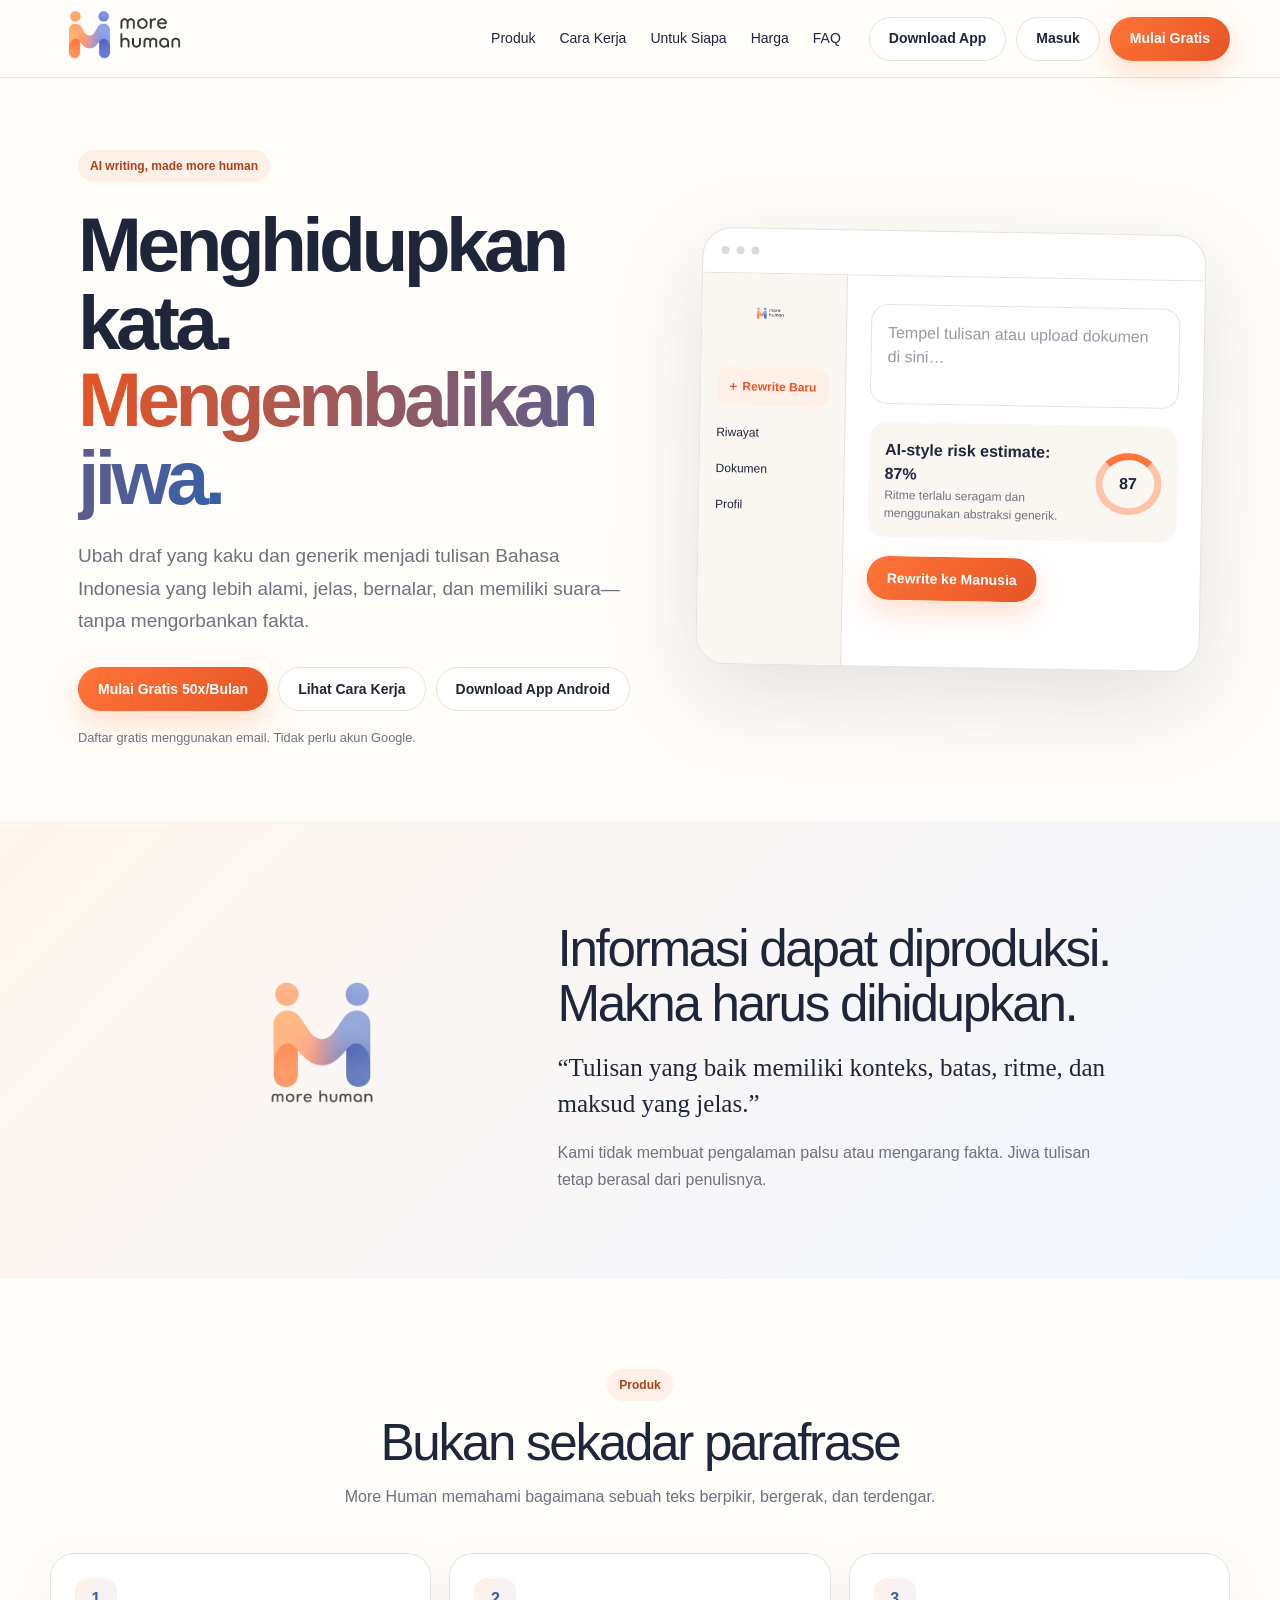
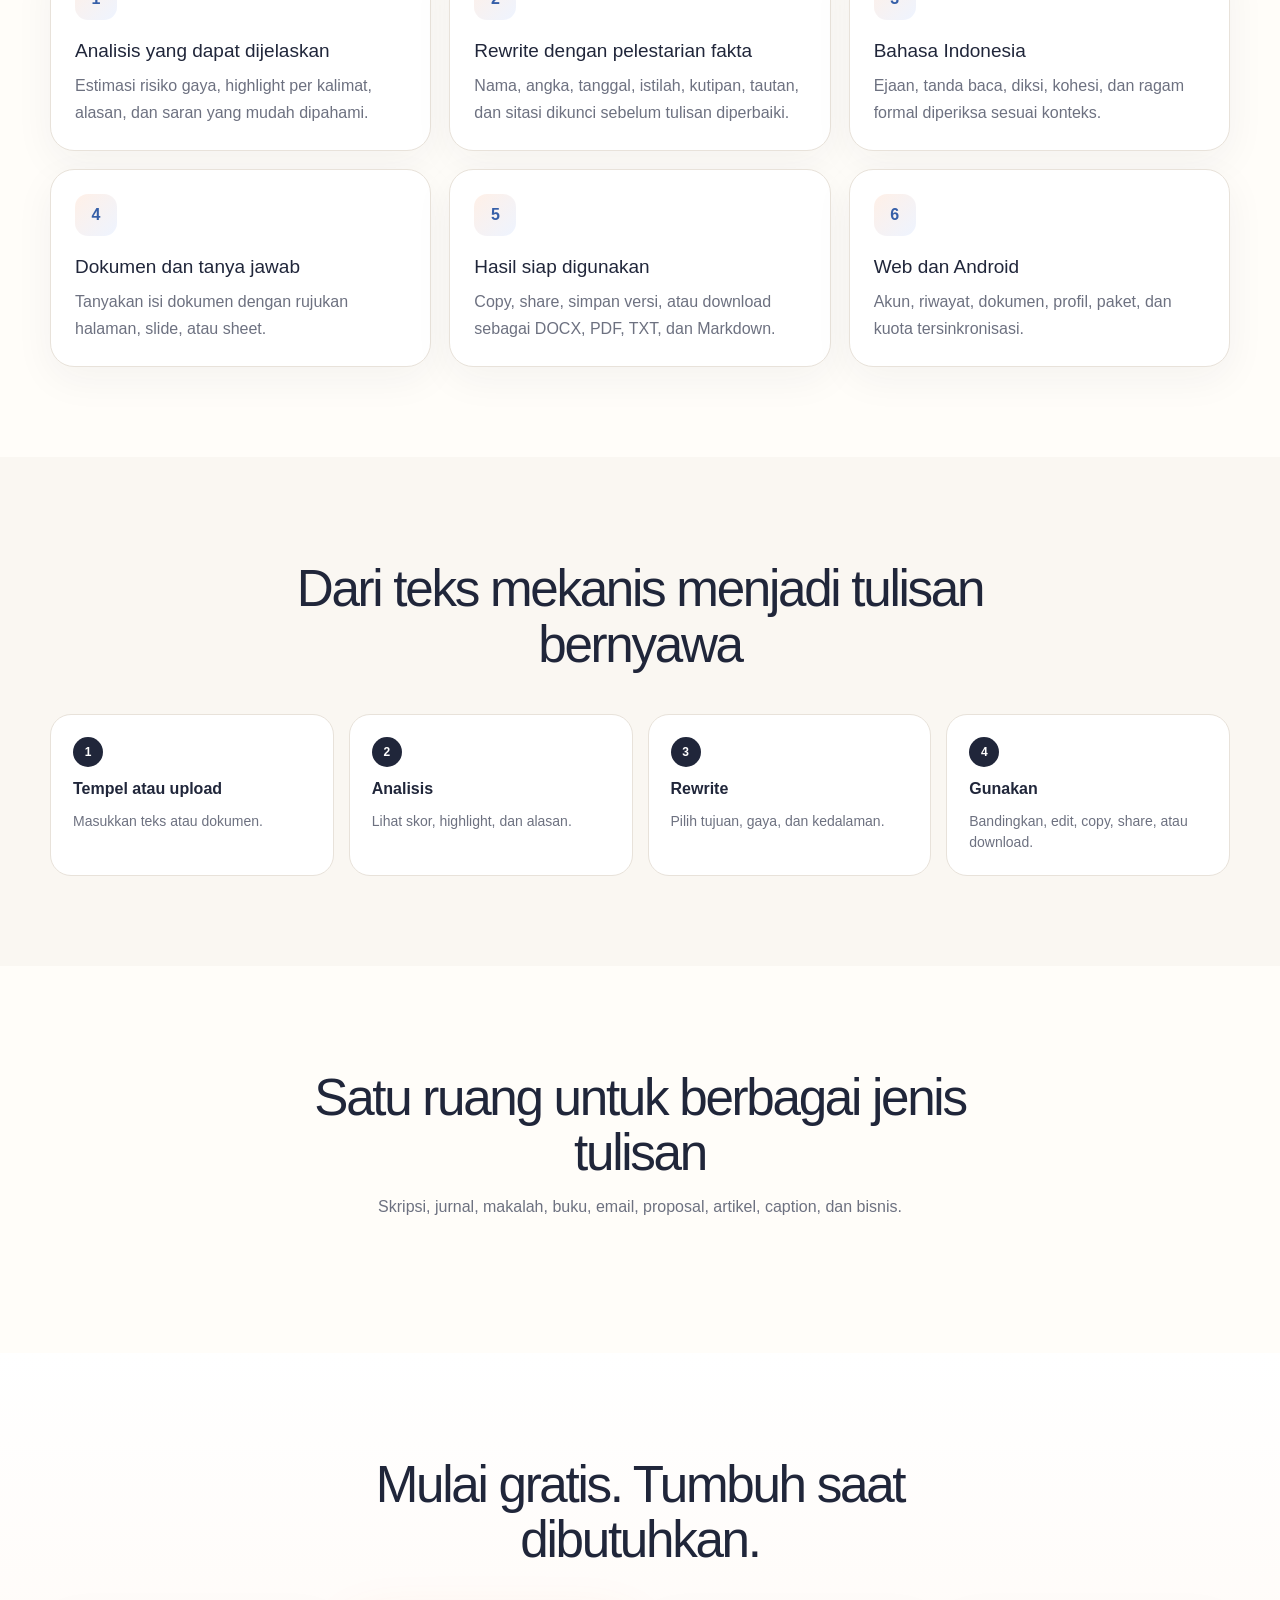
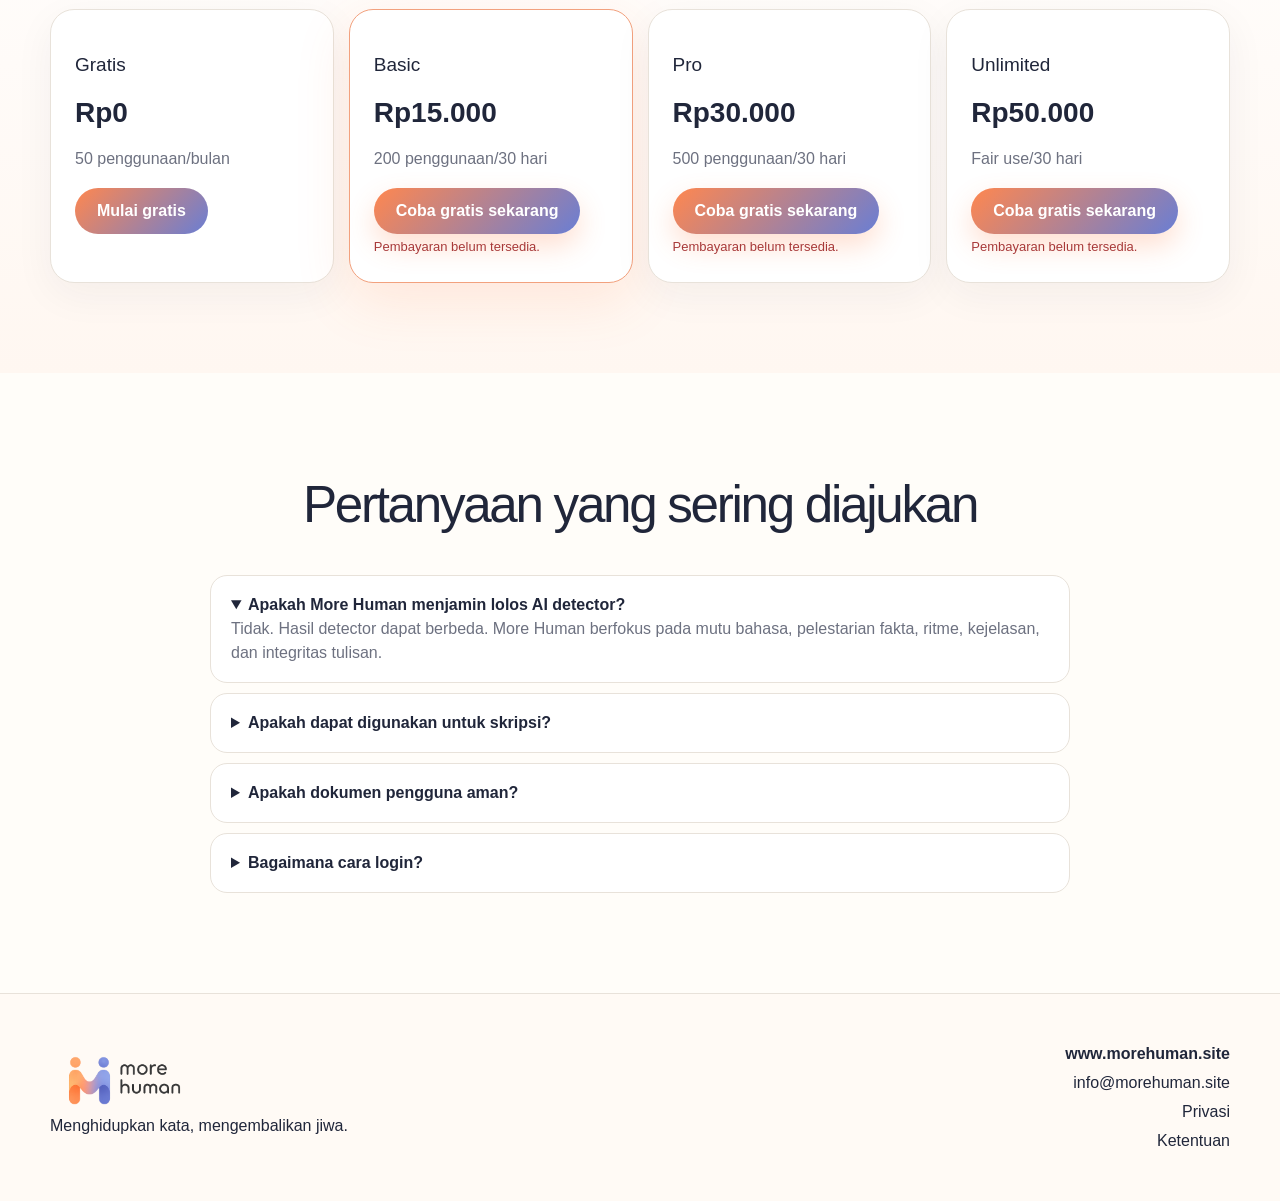
<file: index.html>
<!DOCTYPE html><html data-scroll-behavior="smooth" lang="id"><head><meta charSet="utf-8"/><meta name="viewport" content="width=device-width, initial-scale=1"/><link rel="preload" href="/brand/logo-more-human-transparent.png" as="image"/><link rel="preload" href="/brand/icon-more-human.png" as="image"/><link rel="stylesheet" href="/_next/static/chunks/24afsy9k_0wxf.css" data-precedence="next"/><link rel="preload" as="script" fetchPriority="low" href="/_next/static/chunks/2_q_24rani2a2.js"/><script src="/_next/static/chunks/13_akayif9_c1.js" async=""></script><script src="/_next/static/chunks/1gpt-zsr275nb.js" async=""></script><script src="/_next/static/chunks/0l4pviilz-_bm.js" async=""></script><script src="/_next/static/chunks/turbopack-0hfbeoudnsjrd.js" async=""></script><script src="/_next/static/chunks/10phx-3ayogo8.js" async=""></script><script src="/_next/static/chunks/0xh74lejcz6nw.js" async=""></script><script src="/_next/static/chunks/124ast8a6dppt.js" async=""></script><script src="/_next/static/chunks/034n2-6qr_k-e.js" async=""></script><title>More Human — Ubah Tulisan Menjadi Lebih Alami</title><meta name="description" content="More Human membantu memperbaiki tulisan menjadi Bahasa Indonesia yang lebih alami, jelas, bernuansa, dan sesuai tujuan."/><link rel="manifest" href="/manifest.webmanifest"/><meta property="og:title" content="More Human — Menghidupkan kata. Mengembalikan jiwa."/><meta property="og:description" content="Analisis pola, rewrite terverifikasi, Bahasa Indonesia, dokumen, copy, share, dan download."/><meta property="og:site_name" content="More Human"/><meta property="og:locale" content="id_ID"/><meta property="og:type" content="website"/><meta name="twitter:card" content="summary"/><meta name="twitter:title" content="More Human — Menghidupkan kata. Mengembalikan jiwa."/><meta name="twitter:description" content="Analisis pola, rewrite terverifikasi, Bahasa Indonesia, dokumen, copy, share, dan download."/><link rel="icon" href="/brand/icon-more-human.png"/><link rel="apple-touch-icon" href="/brand/icon-more-human.png"/><script src="/_next/static/chunks/0cz1d0mv5g_q7.js" noModule=""></script></head><body><div hidden=""><!--$--><!--/$--></div><!--$--><main class="v2-site"><script type="application/ld+json">{"@context":"https://schema.org","@type":"SoftwareApplication","applicationCategory":"BusinessApplication","name":"More Human","operatingSystem":"Web, Android","url":"https://www.morehuman.site","offers":{"@type":"Offer","price":"0","priceCurrency":"IDR"}}</script><nav aria-label="Navigasi utama" class="v2-nav"><a aria-label="More Human home" href="/"><span aria-hidden="true" class="brand-mark"><img alt="" class="brand-mark__image" src="/brand/logo-more-human-transparent.png"/></span></a><div class="v2-nav__links"><a href="#produk">Produk</a><a href="#cara">Cara Kerja</a><a href="#untuk">Untuk Siapa</a><a href="#harga">Harga</a><a href="#faq">FAQ</a></div><div class="v2-actions"><a class="v2-button v2-button--quiet" href="/android">Download App</a><a class="v2-button v2-button--quiet" href="/login">Masuk</a><a class="v2-button v2-button--primary" href="/signup">Mulai Gratis</a></div></nav><header class="v2-hero"><div><span class="v2-pill">AI writing, made more human</span><h1>Menghidupkan kata.<br/><span>Mengembalikan jiwa.</span></h1><p>Ubah draf yang kaku dan generik menjadi tulisan Bahasa Indonesia yang lebih alami, jelas, bernalar, dan memiliki suara—tanpa mengorbankan fakta.</p><div class="v2-actions v2-hero__actions"><a class="v2-button v2-button--primary" href="/app">Mulai Gratis 50x/Bulan</a><a class="v2-button v2-button--quiet" href="#cara">Lihat Cara Kerja</a><a class="v2-button v2-button--quiet" href="/android">Download App Android</a></div><small>Daftar gratis menggunakan email. Tidak perlu akun Google.</small></div><div aria-label="Preview workspace More Human" class="v2-demo"><div class="v2-demo__bar"><i></i><i></i><i></i></div><div class="v2-demo__body"><aside><img alt="" src="/brand/logo-more-human-transparent.png"/><b>＋ Rewrite Baru</b><span>Riwayat</span><span>Dokumen</span><span>Profil</span></aside><section><div class="v2-demo__input">Tempel tulisan atau upload dokumen di sini…</div><div class="v2-score"><div><b>AI-style risk estimate: 87%</b><p>Ritme terlalu seragam dan menggunakan abstraksi generik.</p></div><strong>87</strong></div><span class="v2-button v2-button--primary">Rewrite ke Manusia</span></section></div></div></header><section class="v2-philosophy"><img alt="Ikon More Human" src="/brand/icon-more-human.png"/><div><h2>Informasi dapat diproduksi.<br/>Makna harus dihidupkan.</h2><blockquote>“Tulisan yang baik memiliki konteks, batas, ritme, dan maksud yang jelas.”</blockquote><p>Kami tidak membuat pengalaman palsu atau mengarang fakta. Jiwa tulisan tetap berasal dari penulisnya.</p></div></section><section class="v2-section" id="produk"><div class="v2-heading"><span class="v2-pill">Produk</span><h2>Bukan sekadar parafrase</h2><p>More Human memahami bagaimana sebuah teks berpikir, bergerak, dan terdengar.</p></div><div class="v2-grid"><article class="v2-card"><span class="v2-card__icon">1</span><h3>Analisis yang dapat dijelaskan</h3><p>Estimasi risiko gaya, highlight per kalimat, alasan, dan saran yang mudah dipahami.</p></article><article class="v2-card"><span class="v2-card__icon">2</span><h3>Rewrite dengan pelestarian fakta</h3><p>Nama, angka, tanggal, istilah, kutipan, tautan, dan sitasi dikunci sebelum tulisan diperbaiki.</p></article><article class="v2-card"><span class="v2-card__icon">3</span><h3>Bahasa Indonesia</h3><p>Ejaan, tanda baca, diksi, kohesi, dan ragam formal diperiksa sesuai konteks.</p></article><article class="v2-card"><span class="v2-card__icon">4</span><h3>Dokumen dan tanya jawab</h3><p>Tanyakan isi dokumen dengan rujukan halaman, slide, atau sheet.</p></article><article class="v2-card"><span class="v2-card__icon">5</span><h3>Hasil siap digunakan</h3><p>Copy, share, simpan versi, atau download sebagai DOCX, PDF, TXT, dan Markdown.</p></article><article class="v2-card"><span class="v2-card__icon">6</span><h3>Web dan Android</h3><p>Akun, riwayat, dokumen, profil, paket, dan kuota tersinkronisasi.</p></article></div></section><section class="v2-section v2-section--ivory" id="cara"><div class="v2-heading"><h2>Dari teks mekanis menjadi tulisan bernyawa</h2></div><ol class="v2-steps"><li><b>Tempel atau upload</b><span>Masukkan teks atau dokumen.</span></li><li><b>Analisis</b><span>Lihat skor, highlight, dan alasan.</span></li><li><b>Rewrite</b><span>Pilih tujuan, gaya, dan kedalaman.</span></li><li><b>Gunakan</b><span>Bandingkan, edit, copy, share, atau download.</span></li></ol></section><section class="v2-section" id="untuk"><div class="v2-heading"><h2>Satu ruang untuk berbagai jenis tulisan</h2><p>Skripsi, jurnal, makalah, buku, email, proposal, artikel, caption, dan bisnis.</p></div></section><section class="v2-section v2-section--pricing" id="harga"><div class="v2-heading"><h2>Mulai gratis. Tumbuh saat dibutuhkan.</h2></div><div class="v2-pricing"><article class="v2-card"><h3>Gratis</h3><strong>Rp0</strong><p>50 penggunaan/bulan</p><a class="pricing-button" href="/signup">Mulai gratis</a></article><article class="v2-card"><h3>Basic</h3><strong>Rp15.000</strong><p>200 penggunaan/30 hari</p><button class="v2-button v2-button--primary pricing-button" type="button">Memeriksa pembayaran…</button></article><article class="v2-card"><h3>Pro</h3><strong>Rp30.000</strong><p>500 penggunaan/30 hari</p><button class="v2-button v2-button--primary pricing-button" type="button">Memeriksa pembayaran…</button></article><article class="v2-card"><h3>Unlimited</h3><strong>Rp50.000</strong><p>Fair use/30 hari</p><button class="v2-button v2-button--primary pricing-button" type="button">Memeriksa pembayaran…</button></article></div></section><section class="v2-section" id="faq"><div class="v2-heading"><h2>Pertanyaan yang sering diajukan</h2></div><div class="v2-faq"><details open=""><summary>Apakah More Human menjamin lolos AI detector?</summary><p>Tidak. Hasil detector dapat berbeda. More Human berfokus pada mutu bahasa, pelestarian fakta, ritme, kejelasan, dan integritas tulisan.</p></details><details><summary>Apakah dapat digunakan untuk skripsi?</summary><p>Ya. Mode skripsi menjaga istilah, data, kutipan, dan sitasi. Pengguna tetap wajib mengikuti aturan akademik kampus.</p></details><details><summary>Apakah dokumen pengguna aman?</summary><p>Dokumen disimpan privat, dipisahkan per akun, dan tidak dimasukkan ke log aplikasi.</p></details><details><summary>Bagaimana cara login?</summary><p>Daftar atau masuk langsung dengan email. Tidak diperlukan akun Google.</p></details></div></section><footer class="v2-footer"><div><span aria-hidden="true" class="brand-mark"><img alt="" class="brand-mark__image" src="/brand/logo-more-human-transparent.png"/></span><p>Menghidupkan kata, mengembalikan jiwa.</p></div><div><b>www.morehuman.site</b><span>info@morehuman.site</span><a href="/privacy-policy">Privasi</a><a href="/terms">Ketentuan</a></div></footer></main><!--$--><!--/$--><!--/$--><script src="/_next/static/chunks/2_q_24rani2a2.js" id="_R_" async=""></script><script>(self.__next_f=self.__next_f||[]).push([0])</script><script>self.__next_f.push([1,"1:I[48523,[\"/_next/static/chunks/10phx-3ayogo8.js\",\"/_next/static/chunks/0xh74lejcz6nw.js\"],\"LoadingBoundaryProvider\"]\n2:\"$Sreact.fragment\"\n3:I[48523,[\"/_next/static/chunks/10phx-3ayogo8.js\",\"/_next/static/chunks/0xh74lejcz6nw.js\"],\"default\"]\n4:I[836,[\"/_next/static/chunks/10phx-3ayogo8.js\",\"/_next/static/chunks/0xh74lejcz6nw.js\",\"/_next/static/chunks/124ast8a6dppt.js\"],\"default\"]\n5:I[70721,[\"/_next/static/chunks/10phx-3ayogo8.js\",\"/_next/static/chunks/0xh74lejcz6nw.js\"],\"default\"]\n6:I[55329,[\"/_next/static/chunks/10phx-3ayogo8.js\",\"/_next/static/chunks/0xh74lejcz6nw.js\"],\"PwaRegister\"]\n7:I[70730,[\"/_next/static/chunks/10phx-3ayogo8.js\",\"/_next/static/chunks/0xh74lejcz6nw.js\",\"/_next/static/chunks/034n2-6qr_k-e.js\"],\"\"]\n16:I[90729,[\"/_next/static/chunks/10phx-3ayogo8.js\",\"/_next/static/chunks/0xh74lejcz6nw.js\"],\"default\",1]\n:HL[\"/_next/static/chunks/24afsy9k_0wxf.css\",\"style\"]\n:HL[\"/brand/logo-more-human-transparent.png\",\"image\"]\n"])</script><script>self.__next_f.push([1,"0:{\"P\":null,\"c\":[\"\",\"\"],\"q\":\"\",\"i\":false,\"f\":[[[\"\",{\"children\":[\"__PAGE__\",{}]},\"$undefined\",\"$undefined\",20],[[\"$\",\"$L1\",null,{\"loading\":[[\"$\",\"main\",\"l\",{\"aria-busy\":\"true\",\"aria-label\":\"Memuat halaman\",\"className\":\"app-page shell\",\"children\":[[\"$\",\"div\",null,{\"className\":\"skeleton skeleton--nav\"}],[\"$\",\"div\",null,{\"className\":\"skeleton skeleton--heading\"}],[\"$\",\"div\",null,{\"className\":\"skeleton-grid\",\"children\":[[\"$\",\"div\",null,{\"className\":\"skeleton skeleton--card\"}],[\"$\",\"div\",null,{\"className\":\"skeleton skeleton--card\"}],[\"$\",\"div\",null,{\"className\":\"skeleton skeleton--card\"}]]}],[\"$\",\"span\",null,{\"className\":\"sr-only\",\"children\":\"Memuat…\"}]]}],[],[]],\"children\":[\"$\",\"$2\",\"c\",{\"children\":[[[\"$\",\"link\",\"0\",{\"rel\":\"stylesheet\",\"href\":\"/_next/static/chunks/24afsy9k_0wxf.css\",\"precedence\":\"next\",\"crossOrigin\":\"$undefined\",\"nonce\":\"$undefined\"}],[\"$\",\"script\",\"script-0\",{\"src\":\"/_next/static/chunks/10phx-3ayogo8.js\",\"async\":true,\"nonce\":\"$undefined\"}],[\"$\",\"script\",\"script-1\",{\"src\":\"/_next/static/chunks/0xh74lejcz6nw.js\",\"async\":true,\"nonce\":\"$undefined\"}]],[\"$\",\"html\",null,{\"data-scroll-behavior\":\"smooth\",\"lang\":\"id\",\"children\":[\"$\",\"body\",null,{\"children\":[[\"$\",\"$L3\",null,{\"parallelRouterKey\":\"children\",\"error\":\"$4\",\"errorStyles\":[],\"errorScripts\":[[\"$\",\"script\",\"script-0\",{\"src\":\"/_next/static/chunks/124ast8a6dppt.js\",\"async\":true}]],\"template\":[\"$\",\"$L5\",null,{}],\"templateStyles\":\"$undefined\",\"templateScripts\":\"$undefined\",\"notFound\":[[[\"$\",\"title\",null,{\"children\":\"404: This page could not be found.\"}],[\"$\",\"div\",null,{\"style\":{\"fontFamily\":\"system-ui,\\\"Segoe UI\\\",Roboto,Helvetica,Arial,sans-serif,\\\"Apple Color Emoji\\\",\\\"Segoe UI Emoji\\\"\",\"height\":\"100vh\",\"textAlign\":\"center\",\"display\":\"flex\",\"flexDirection\":\"column\",\"alignItems\":\"center\",\"justifyContent\":\"center\"},\"children\":[\"$\",\"div\",null,{\"children\":[[\"$\",\"style\",null,{\"dangerouslySetInnerHTML\":{\"__html\":\"body{color:#000;background:#fff;margin:0}.next-error-h1{border-right:1px solid rgba(0,0,0,.3)}@media (prefers-color-scheme:dark){body{color:#fff;background:#000}.next-error-h1{border-right:1px solid rgba(255,255,255,.3)}}\"}}],[\"$\",\"h1\",null,{\"className\":\"next-error-h1\",\"style\":{\"display\":\"inline-block\",\"margin\":\"0 20px 0 0\",\"padding\":\"0 23px 0 0\",\"fontSize\":24,\"fontWeight\":500,\"verticalAlign\":\"top\",\"lineHeight\":\"49px\"},\"children\":404}],[\"$\",\"div\",null,{\"style\":{\"display\":\"inline-block\"},\"children\":[\"$\",\"h2\",null,{\"style\":{\"fontSize\":14,\"fontWeight\":400,\"lineHeight\":\"49px\",\"margin\":0},\"children\":\"This page could not be found.\"}]}]]}]}]],[]],\"forbidden\":\"$undefined\",\"unauthorized\":\"$undefined\"}],[\"$\",\"$L6\",null,{}]]}]}]]}]}],{\"children\":[[\"$\",\"$2\",\"c\",{\"children\":[[\"$\",\"main\",null,{\"className\":\"v2-site\",\"children\":[[\"$\",\"script\",null,{\"dangerouslySetInnerHTML\":{\"__html\":\"{\\\"@context\\\":\\\"https://schema.org\\\",\\\"@type\\\":\\\"SoftwareApplication\\\",\\\"applicationCategory\\\":\\\"BusinessApplication\\\",\\\"name\\\":\\\"More Human\\\",\\\"operatingSystem\\\":\\\"Web, Android\\\",\\\"url\\\":\\\"https://www.morehuman.site\\\",\\\"offers\\\":{\\\"@type\\\":\\\"Offer\\\",\\\"price\\\":\\\"0\\\",\\\"priceCurrency\\\":\\\"IDR\\\"}}\"},\"type\":\"application/ld+json\"}],[\"$\",\"nav\",null,{\"aria-label\":\"Navigasi utama\",\"className\":\"v2-nav\",\"children\":[[\"$\",\"$L7\",null,{\"aria-label\":\"More Human home\",\"href\":\"/\",\"children\":[\"$\",\"span\",null,{\"aria-hidden\":\"true\",\"className\":\"brand-mark\",\"children\":[\"$\",\"img\",null,{\"alt\":\"\",\"className\":\"brand-mark__image\",\"src\":\"/brand/logo-more-human-transparent.png\"}]}]}],[\"$\",\"div\",null,{\"className\":\"v2-nav__links\",\"children\":[[\"$\",\"a\",null,{\"href\":\"#produk\",\"children\":\"Produk\"}],[\"$\",\"a\",null,{\"href\":\"#cara\",\"children\":\"Cara Kerja\"}],[\"$\",\"a\",null,{\"href\":\"#untuk\",\"children\":\"Untuk Siapa\"}],[\"$\",\"a\",null,{\"href\":\"#harga\",\"children\":\"Harga\"}],[\"$\",\"a\",null,{\"href\":\"#faq\",\"children\":\"FAQ\"}]]}],[\"$\",\"div\",null,{\"className\":\"v2-actions\",\"children\":[[\"$\",\"$L7\",null,{\"className\":\"v2-button v2-button--quiet\",\"href\":\"/android\",\"children\":\"Download App\"}],[\"$\",\"$L7\",null,{\"className\":\"v2-button v2-button--quiet\",\"href\":\"/login\",\"children\":\"Masuk\"}],[\"$\",\"$L7\",null,{\"className\":\"v2-button v2-button--primary\",\"href\":\"/signup\",\"children\":\"Mulai Gratis\"}]]}]]}],[\"$\",\"header\",null,{\"className\":\"v2-hero\",\"children\":[[\"$\",\"div\",null,{\"children\":[[\"$\",\"span\",null,{\"className\":\"v2-pill\",\"children\":\"AI writing, made more human\"}],[\"$\",\"h1\",null,{\"children\":[\"Menghidupkan kata.\",[\"$\",\"br\",null,{}],[\"$\",\"span\",null,{\"children\":\"Mengembalikan jiwa.\"}]]}],[\"$\",\"p\",null,{\"children\":\"Ubah draf yang kaku dan generik menjadi tulisan Bahasa Indonesia yang lebih alami, jelas, bernalar, dan memiliki suara—tanpa mengorbankan fakta.\"}],[\"$\",\"div\",null,{\"className\":\"v2-actions v2-hero__actions\",\"children\":[[\"$\",\"$L7\",null,{\"className\":\"v2-button v2-button--primary\",\"href\":\"/app\",\"children\":\"Mulai Gratis 50x/Bulan\"}],\"$L8\",\"$L9\"]}],\"$La\"]}],\"$Lb\"]}],\"$Lc\",\"$Ld\",\"$Le\",\"$Lf\",\"$L10\",\"$L11\",\"$L12\"]}],[\"$L13\"],\"$L14\"]}],{},null,false,null]},null,false,null],\"$L15\",false]],\"m\":\"$undefined\",\"G\":[\"$16\",[\"$L17\"]],\"S\":true,\"h\":null,\"s\":\"$undefined\",\"l\":\"$undefined\",\"p\":\"$undefined\",\"d\":\"$undefined\",\"b\":\"EItJTVn1dlJlSlubkbF0f\"}\n"])</script><script>self.__next_f.push([1,"18:I[42318,[\"/_next/static/chunks/10phx-3ayogo8.js\",\"/_next/static/chunks/0xh74lejcz6nw.js\",\"/_next/static/chunks/034n2-6qr_k-e.js\"],\"PaymentButton\"]\n19:I[67785,[\"/_next/static/chunks/10phx-3ayogo8.js\",\"/_next/static/chunks/0xh74lejcz6nw.js\"],\"OutletBoundary\"]\n1a:\"$Sreact.suspense\"\n1c:I[67785,[\"/_next/static/chunks/10phx-3ayogo8.js\",\"/_next/static/chunks/0xh74lejcz6nw.js\"],\"ViewportBoundary\"]\n1e:I[67785,[\"/_next/static/chunks/10phx-3ayogo8.js\",\"/_next/static/chunks/0xh74lejcz6nw.js\"],\"MetadataBoundary\"]\n:HL[\"/brand/icon-more-human.png\",\"image\"]\n8:[\"$\",\"a\",null,{\"className\":\"v2-button v2-button--quiet\",\"href\":\"#cara\",\"children\":\"Lihat Cara Kerja\"}]\n9:[\"$\",\"$L7\",null,{\"className\":\"v2-button v2-button--quiet\",\"href\":\"/android\",\"children\":\"Download App Android\"}]\na:[\"$\",\"small\",null,{\"children\":\"Daftar gratis menggunakan email. Tidak perlu akun Google.\"}]\nb:[\"$\",\"div\",null,{\"aria-label\":\"Preview workspace More Human\",\"className\":\"v2-demo\",\"children\":[[\"$\",\"div\",null,{\"className\":\"v2-demo__bar\",\"children\":[[\"$\",\"i\",null,{}],[\"$\",\"i\",null,{}],[\"$\",\"i\",null,{}]]}],[\"$\",\"div\",null,{\"className\":\"v2-demo__body\",\"children\":[[\"$\",\"aside\",null,{\"children\":[[\"$\",\"img\",null,{\"alt\":\"\",\"src\":\"/brand/logo-more-human-transparent.png\"}],[\"$\",\"b\",null,{\"children\":\"＋ Rewrite Baru\"}],[\"$\",\"span\",null,{\"children\":\"Riwayat\"}],[\"$\",\"span\",null,{\"children\":\"Dokumen\"}],[\"$\",\"span\",null,{\"children\":\"Profil\"}]]}],[\"$\",\"section\",null,{\"children\":[[\"$\",\"div\",null,{\"className\":\"v2-demo__input\",\"children\":\"Tempel tulisan atau upload dokumen di sini…\"}],[\"$\",\"div\",null,{\"className\":\"v2-score\",\"children\":[[\"$\",\"div\",null,{\"children\":[[\"$\",\"b\",null,{\"children\":\"AI-style risk estimate: 87%\"}],[\"$\",\"p\",null,{\"children\":\"Ritme terlalu seragam dan menggunakan abstraksi generik.\"}]]}],[\"$\",\"strong\",null,{\"children\":\"87\"}]]}],[\"$\",\"span\",null,{\"className\":\"v2-button v2-button--primary\",\"children\":\"Rewrite ke Manusia\"}]]}]]}]]}]\nc:[\"$\",\"section\",null,{\"className\":\"v2-philosophy\",\"children\":[[\"$\",\"img\",null,{\"alt\":\"Ikon More Human\",\"src\":\"/brand/icon-more-human.png\"}],[\"$\",\"div\",null,{\"children\":[[\"$\",\"h2\",null,{\"children\":[\"Informasi dapat diproduksi.\",[\"$\",\"br\",null,{}],\"Makna harus dihidupkan.\"]}],[\"$\",\"blockquote\",null,{\"children\":\"“Tulisan yang baik memiliki konteks, batas, ritme, dan maksud yang jelas.”\"}],[\"$\",\"p\",null,{\"children\":\"Kami tidak membuat pengalaman palsu atau mengarang fakta. Jiwa tulisan tetap berasal dari penulisnya.\"}]]}]]}]\n"])</script><script>self.__next_f.push([1,"d:[\"$\",\"section\",null,{\"className\":\"v2-section\",\"id\":\"produk\",\"children\":[[\"$\",\"div\",null,{\"className\":\"v2-heading\",\"children\":[[\"$\",\"span\",null,{\"className\":\"v2-pill\",\"children\":\"Produk\"}],[\"$\",\"h2\",null,{\"children\":\"Bukan sekadar parafrase\"}],[\"$\",\"p\",null,{\"children\":\"More Human memahami bagaimana sebuah teks berpikir, bergerak, dan terdengar.\"}]]}],[\"$\",\"div\",null,{\"className\":\"v2-grid\",\"children\":[[\"$\",\"article\",\"Analisis yang dapat dijelaskan\",{\"className\":\"v2-card\",\"children\":[[\"$\",\"span\",null,{\"className\":\"v2-card__icon\",\"children\":1}],[\"$\",\"h3\",null,{\"children\":\"Analisis yang dapat dijelaskan\"}],[\"$\",\"p\",null,{\"children\":\"Estimasi risiko gaya, highlight per kalimat, alasan, dan saran yang mudah dipahami.\"}]]}],[\"$\",\"article\",\"Rewrite dengan pelestarian fakta\",{\"className\":\"v2-card\",\"children\":[[\"$\",\"span\",null,{\"className\":\"v2-card__icon\",\"children\":2}],[\"$\",\"h3\",null,{\"children\":\"Rewrite dengan pelestarian fakta\"}],[\"$\",\"p\",null,{\"children\":\"Nama, angka, tanggal, istilah, kutipan, tautan, dan sitasi dikunci sebelum tulisan diperbaiki.\"}]]}],[\"$\",\"article\",\"Bahasa Indonesia\",{\"className\":\"v2-card\",\"children\":[[\"$\",\"span\",null,{\"className\":\"v2-card__icon\",\"children\":3}],[\"$\",\"h3\",null,{\"children\":\"Bahasa Indonesia\"}],[\"$\",\"p\",null,{\"children\":\"Ejaan, tanda baca, diksi, kohesi, dan ragam formal diperiksa sesuai konteks.\"}]]}],[\"$\",\"article\",\"Dokumen dan tanya jawab\",{\"className\":\"v2-card\",\"children\":[[\"$\",\"span\",null,{\"className\":\"v2-card__icon\",\"children\":4}],[\"$\",\"h3\",null,{\"children\":\"Dokumen dan tanya jawab\"}],[\"$\",\"p\",null,{\"children\":\"Tanyakan isi dokumen dengan rujukan halaman, slide, atau sheet.\"}]]}],[\"$\",\"article\",\"Hasil siap digunakan\",{\"className\":\"v2-card\",\"children\":[[\"$\",\"span\",null,{\"className\":\"v2-card__icon\",\"children\":5}],[\"$\",\"h3\",null,{\"children\":\"Hasil siap digunakan\"}],[\"$\",\"p\",null,{\"children\":\"Copy, share, simpan versi, atau download sebagai DOCX, PDF, TXT, dan Markdown.\"}]]}],[\"$\",\"article\",\"Web dan Android\",{\"className\":\"v2-card\",\"children\":[[\"$\",\"span\",null,{\"className\":\"v2-card__icon\",\"children\":6}],[\"$\",\"h3\",null,{\"children\":\"Web dan Android\"}],[\"$\",\"p\",null,{\"children\":\"Akun, riwayat, dokumen, profil, paket, dan kuota tersinkronisasi.\"}]]}]]}]]}]\n"])</script><script>self.__next_f.push([1,"e:[\"$\",\"section\",null,{\"className\":\"v2-section v2-section--ivory\",\"id\":\"cara\",\"children\":[[\"$\",\"div\",null,{\"className\":\"v2-heading\",\"children\":[\"$\",\"h2\",null,{\"children\":\"Dari teks mekanis menjadi tulisan bernyawa\"}]}],[\"$\",\"ol\",null,{\"className\":\"v2-steps\",\"children\":[[\"$\",\"li\",null,{\"children\":[[\"$\",\"b\",null,{\"children\":\"Tempel atau upload\"}],[\"$\",\"span\",null,{\"children\":\"Masukkan teks atau dokumen.\"}]]}],[\"$\",\"li\",null,{\"children\":[[\"$\",\"b\",null,{\"children\":\"Analisis\"}],[\"$\",\"span\",null,{\"children\":\"Lihat skor, highlight, dan alasan.\"}]]}],[\"$\",\"li\",null,{\"children\":[[\"$\",\"b\",null,{\"children\":\"Rewrite\"}],[\"$\",\"span\",null,{\"children\":\"Pilih tujuan, gaya, dan kedalaman.\"}]]}],[\"$\",\"li\",null,{\"children\":[[\"$\",\"b\",null,{\"children\":\"Gunakan\"}],[\"$\",\"span\",null,{\"children\":\"Bandingkan, edit, copy, share, atau download.\"}]]}]]}]]}]\nf:[\"$\",\"section\",null,{\"className\":\"v2-section\",\"id\":\"untuk\",\"children\":[\"$\",\"div\",null,{\"className\":\"v2-heading\",\"children\":[[\"$\",\"h2\",null,{\"children\":\"Satu ruang untuk berbagai jenis tulisan\"}],[\"$\",\"p\",null,{\"children\":\"Skripsi, jurnal, makalah, buku, email, proposal, artikel, caption, dan bisnis.\"}]]}]}]\n10:[\"$\",\"section\",null,{\"className\":\"v2-section v2-section--pricing\",\"id\":\"harga\",\"children\":[[\"$\",\"div\",null,{\"className\":\"v2-heading\",\"children\":[\"$\",\"h2\",null,{\"children\":\"Mulai gratis. Tumbuh saat dibutuhkan.\"}]}],[\"$\",\"div\",null,{\"className\":\"v2-pricing\",\"children\":[[\"$\",\"article\",\"Gratis\",{\"className\":\"v2-card\",\"children\":[[\"$\",\"h3\",null,{\"children\":\"Gratis\"}],[\"$\",\"strong\",null,{\"children\":\"Rp0\"}],[\"$\",\"p\",null,{\"children\":\"50 penggunaan/bulan\"}],[\"$\",\"$L7\",null,{\"className\":\"pricing-button\",\"href\":\"/signup\",\"children\":\"Mulai gratis\"}]]}],[\"$\",\"article\",\"Basic\",{\"className\":\"v2-card\",\"children\":[[\"$\",\"h3\",null,{\"children\":\"Basic\"}],[\"$\",\"strong\",null,{\"children\":\"Rp15.000\"}],[\"$\",\"p\",null,{\"children\":\"200 penggunaan/30 hari\"}],[\"$\",\"$L18\",null,{\"label\":\"Pilih Basic\",\"plan\":\"basic\"}]]}],[\"$\",\"article\",\"Pro\",{\"className\":\"v2-card\",\"children\":[[\"$\",\"h3\",null,{\"children\":\"Pro\"}],[\"$\",\"strong\",null,{\"children\":\"Rp30.000\"}],[\"$\",\"p\",null,{\"children\":\"500 penggunaan/30 hari\"}],[\"$\",\"$L18\",null,{\"label\":\"Pilih Pro\",\"plan\":\"pro\"}]]}],[\"$\",\"article\",\"Unlimited\",{\"className\":\"v2-card\",\"children\":[[\"$\",\"h3\",null,{\"children\":\"Unlimited\"}],[\"$\",\"strong\",null,{\"children\":\"Rp50.000\"}],[\"$\",\"p\",null,{\"children\":\"Fair use/30 hari\"}],[\"$\",\"$L18\",null,{\"label\":\"Pilih Unlimited\",\"plan\":\"unlimited\"}]]}]]}]]}]\n"])</script><script>self.__next_f.push([1,"11:[\"$\",\"section\",null,{\"className\":\"v2-section\",\"id\":\"faq\",\"children\":[[\"$\",\"div\",null,{\"className\":\"v2-heading\",\"children\":[\"$\",\"h2\",null,{\"children\":\"Pertanyaan yang sering diajukan\"}]}],[\"$\",\"div\",null,{\"className\":\"v2-faq\",\"children\":[[\"$\",\"details\",\"Apakah More Human menjamin lolos AI detector?\",{\"open\":true,\"children\":[[\"$\",\"summary\",null,{\"children\":\"Apakah More Human menjamin lolos AI detector?\"}],[\"$\",\"p\",null,{\"children\":\"Tidak. Hasil detector dapat berbeda. More Human berfokus pada mutu bahasa, pelestarian fakta, ritme, kejelasan, dan integritas tulisan.\"}]]}],[\"$\",\"details\",\"Apakah dapat digunakan untuk skripsi?\",{\"open\":false,\"children\":[[\"$\",\"summary\",null,{\"children\":\"Apakah dapat digunakan untuk skripsi?\"}],[\"$\",\"p\",null,{\"children\":\"Ya. Mode skripsi menjaga istilah, data, kutipan, dan sitasi. Pengguna tetap wajib mengikuti aturan akademik kampus.\"}]]}],[\"$\",\"details\",\"Apakah dokumen pengguna aman?\",{\"open\":false,\"children\":[[\"$\",\"summary\",null,{\"children\":\"Apakah dokumen pengguna aman?\"}],[\"$\",\"p\",null,{\"children\":\"Dokumen disimpan privat, dipisahkan per akun, dan tidak dimasukkan ke log aplikasi.\"}]]}],[\"$\",\"details\",\"Bagaimana cara login?\",{\"open\":false,\"children\":[[\"$\",\"summary\",null,{\"children\":\"Bagaimana cara login?\"}],[\"$\",\"p\",null,{\"children\":\"Daftar atau masuk langsung dengan email. Tidak diperlukan akun Google.\"}]]}]]}]]}]\n"])</script><script>self.__next_f.push([1,"12:[\"$\",\"footer\",null,{\"className\":\"v2-footer\",\"children\":[[\"$\",\"div\",null,{\"children\":[[\"$\",\"span\",null,{\"aria-hidden\":\"true\",\"className\":\"brand-mark\",\"children\":[\"$\",\"img\",null,{\"alt\":\"\",\"className\":\"brand-mark__image\",\"src\":\"/brand/logo-more-human-transparent.png\"}]}],[\"$\",\"p\",null,{\"children\":\"Menghidupkan kata, mengembalikan jiwa.\"}]]}],[\"$\",\"div\",null,{\"children\":[[\"$\",\"b\",null,{\"children\":\"www.morehuman.site\"}],[\"$\",\"span\",null,{\"children\":\"info@morehuman.site\"}],[\"$\",\"$L7\",null,{\"href\":\"/privacy-policy\",\"children\":\"Privasi\"}],[\"$\",\"$L7\",null,{\"href\":\"/terms\",\"children\":\"Ketentuan\"}]]}]]}]\n13:[\"$\",\"script\",\"script-0\",{\"src\":\"/_next/static/chunks/034n2-6qr_k-e.js\",\"async\":true,\"nonce\":\"$undefined\"}]\n14:[\"$\",\"$L19\",null,{\"children\":[\"$\",\"$1a\",null,{\"name\":\"Next.MetadataOutlet\",\"children\":\"$@1b\"}]}]\n15:[\"$\",\"$2\",\"h\",{\"children\":[null,[\"$\",\"$L1c\",null,{\"children\":\"$L1d\"}],[\"$\",\"div\",null,{\"hidden\":true,\"children\":[\"$\",\"$L1e\",null,{\"children\":[\"$\",\"$1a\",null,{\"name\":\"Next.Metadata\",\"children\":\"$L1f\"}]}]}],null]}]\n17:[\"$\",\"link\",\"0\",{\"rel\":\"stylesheet\",\"href\":\"/_next/static/chunks/24afsy9k_0wxf.css\",\"precedence\":\"next\",\"crossOrigin\":\"$undefined\",\"nonce\":\"$undefined\"}]\n"])</script><script>self.__next_f.push([1,"1d:[[\"$\",\"meta\",\"0\",{\"charSet\":\"utf-8\"}],[\"$\",\"meta\",\"1\",{\"name\":\"viewport\",\"content\":\"width=device-width, initial-scale=1\"}]]\n"])</script><script>self.__next_f.push([1,"20:I[62166,[\"/_next/static/chunks/10phx-3ayogo8.js\",\"/_next/static/chunks/0xh74lejcz6nw.js\"],\"IconMark\"]\n1b:null\n1f:[[\"$\",\"title\",\"0\",{\"children\":\"More Human — Ubah Tulisan Menjadi Lebih Alami\"}],[\"$\",\"meta\",\"1\",{\"name\":\"description\",\"content\":\"More Human membantu memperbaiki tulisan menjadi Bahasa Indonesia yang lebih alami, jelas, bernuansa, dan sesuai tujuan.\"}],[\"$\",\"link\",\"2\",{\"rel\":\"manifest\",\"href\":\"/manifest.webmanifest\",\"crossOrigin\":\"$undefined\"}],[\"$\",\"meta\",\"3\",{\"property\":\"og:title\",\"content\":\"More Human — Menghidupkan kata. Mengembalikan jiwa.\"}],[\"$\",\"meta\",\"4\",{\"property\":\"og:description\",\"content\":\"Analisis pola, rewrite terverifikasi, Bahasa Indonesia, dokumen, copy, share, dan download.\"}],[\"$\",\"meta\",\"5\",{\"property\":\"og:site_name\",\"content\":\"More Human\"}],[\"$\",\"meta\",\"6\",{\"property\":\"og:locale\",\"content\":\"id_ID\"}],[\"$\",\"meta\",\"7\",{\"property\":\"og:type\",\"content\":\"website\"}],[\"$\",\"meta\",\"8\",{\"name\":\"twitter:card\",\"content\":\"summary\"}],[\"$\",\"meta\",\"9\",{\"name\":\"twitter:title\",\"content\":\"More Human — Menghidupkan kata. Mengembalikan jiwa.\"}],[\"$\",\"meta\",\"10\",{\"name\":\"twitter:description\",\"content\":\"Analisis pola, rewrite terverifikasi, Bahasa Indonesia, dokumen, copy, share, dan download.\"}],[\"$\",\"link\",\"11\",{\"rel\":\"icon\",\"href\":\"/brand/icon-more-human.png\"}],[\"$\",\"link\",\"12\",{\"rel\":\"apple-touch-icon\",\"href\":\"/brand/icon-more-human.png\"}],[\"$\",\"$L20\",\"13\",{}]]\n"])</script></body></html>
</file>
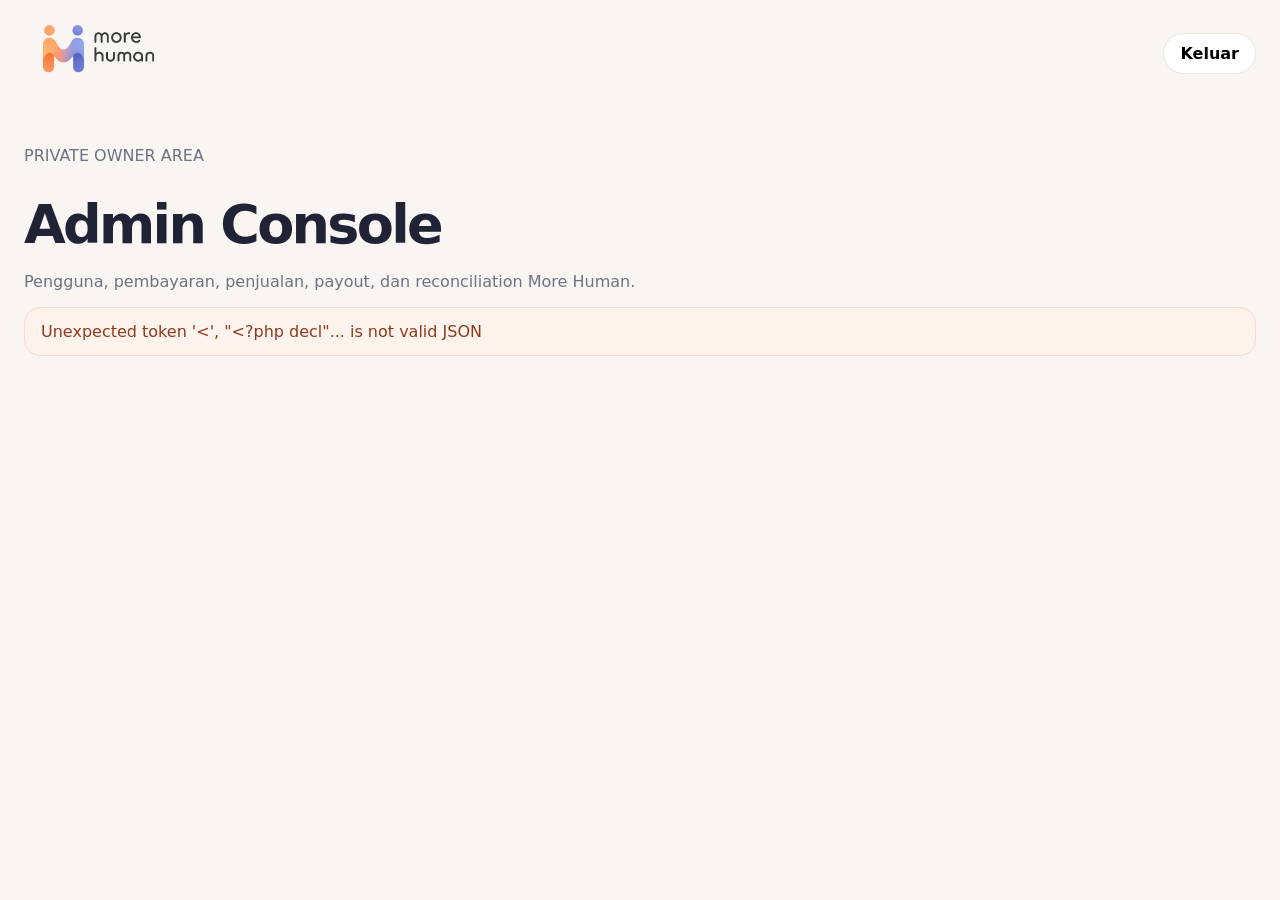
<file: admin/index.html>
<!doctype html>
<html lang="id">
  <head>
    <meta charset="utf-8" />
    <meta content="width=device-width, initial-scale=1" name="viewport" />
    <meta content="noindex,nofollow,noarchive" name="robots" />
    <title>Admin Console — More Human</title>
    <style>
      :root {
        color-scheme: light;
        font-family:
          Inter,
          ui-sans-serif,
          system-ui,
          -apple-system,
          BlinkMacSystemFont,
          "Segoe UI",
          sans-serif;
        --ink: #202335;
        --muted: #6f7280;
        --line: #e9e5e1;
        --paper: #fffdfb;
        --orange: #ed6b36;
        --blue: #596ab5;
      }
      * {
        box-sizing: border-box;
      }
      body {
        background: #f8f5f2;
        color: var(--ink);
        margin: 0;
      }
      header,
      main {
        margin: auto;
        max-width: 1280px;
        padding: 24px;
      }
      header {
        align-items: center;
        display: flex;
        justify-content: space-between;
      }
      .brand-mark {
        display: block;
        height: 58px;
        overflow: hidden;
        position: relative;
        width: 158px;
      }
      .brand-mark__image {
        display: block;
        height: 158px;
        left: 0;
        object-fit: contain;
        object-position: center;
        position: absolute;
        top: -48px;
        width: 158px;
      }
      button,
      a {
        border-radius: 999px;
        font: inherit;
        font-weight: 700;
      }
      button {
        background: white;
        border: 1px solid var(--line);
        cursor: pointer;
        padding: 10px 16px;
      }
      h1 {
        font-size: clamp(30px, 5vw, 54px);
        letter-spacing: -0.05em;
        margin: 28px 0 8px;
      }
      .muted,
      small {
        color: var(--muted);
      }
      .metrics {
        display: grid;
        gap: 14px;
        grid-template-columns: repeat(auto-fit, minmax(180px, 1fr));
        margin: 30px 0;
      }
      .card,
      section {
        background: var(--paper);
        border: 1px solid var(--line);
        border-radius: 22px;
        box-shadow: 0 12px 36px rgb(60 45 35 / 6%);
      }
      .card {
        padding: 20px;
      }
      .card strong {
        display: block;
        font-size: 28px;
        margin-top: 8px;
      }
      section {
        margin: 18px 0;
        overflow: hidden;
        padding: 20px;
      }
      section h2 {
        font-size: 20px;
        margin: 0 0 16px;
      }
      .table-wrap {
        overflow-x: auto;
      }
      table {
        border-collapse: collapse;
        font-size: 13px;
        min-width: 760px;
        width: 100%;
      }
      th,
      td {
        border-bottom: 1px solid var(--line);
        padding: 12px 10px;
        text-align: left;
        white-space: nowrap;
      }
      th {
        color: var(--muted);
        font-size: 11px;
        letter-spacing: 0.08em;
        text-transform: uppercase;
      }
      .status {
        background: #f1effa;
        border-radius: 999px;
        color: var(--blue);
        display: inline-block;
        font-weight: 750;
        padding: 5px 9px;
      }
      .alert {
        background: #fff3ed;
        border: 1px solid #ffd9c8;
        border-radius: 16px;
        color: #8d3b1c;
        padding: 14px 16px;
      }
      [hidden] {
        display: none !important;
      }
      @media (max-width: 640px) {
        header,
        main {
          padding: 16px;
        }
        .brand-mark {
          transform: scale(0.85);
          transform-origin: left center;
        }
      }
    </style>
  </head>
  <body>
    <header>
      <a aria-label="More Human home" href="/">
        <span aria-hidden="true" class="brand-mark">
          <img
            alt=""
            class="brand-mark__image"
            src="/brand/logo-more-human-transparent.png"
          />
        </span>
      </a>
      <button id="logout" type="button">Keluar</button>
    </header>
    <main>
      <p class="muted">PRIVATE OWNER AREA</p>
      <h1>Admin Console</h1>
      <p class="muted">
        Pengguna, pembayaran, penjualan, payout, dan reconciliation More Human.
      </p>
      <p class="alert" id="message">Memeriksa akses pemilik…</p>
      <div hidden id="dashboard">
        <div class="metrics" id="metrics"></div>
        <section>
          <h2>Reconciliation</h2>
          <div class="table-wrap">
            <table>
              <thead>
                <tr>
                  <th>Status</th>
                  <th>Transaksi</th>
                  <th>Gross</th>
                  <th>Fee</th>
                  <th>Net</th>
                </tr>
              </thead>
              <tbody id="reconciliation"></tbody>
            </table>
          </div>
        </section>
        <section>
          <h2>Pembayaran terbaru</h2>
          <div class="table-wrap">
            <table>
              <thead>
                <tr>
                  <th>Order</th>
                  <th>Paket</th>
                  <th>Status</th>
                  <th>Gross</th>
                  <th>Net</th>
                  <th>Dibuat</th>
                </tr>
              </thead>
              <tbody id="payments"></tbody>
            </table>
          </div>
        </section>
        <section>
          <h2>Payout</h2>
          <div class="table-wrap">
            <table>
              <thead>
                <tr>
                  <th>Referensi</th>
                  <th>Status</th>
                  <th>Gross</th>
                  <th>Fee</th>
                  <th>Net</th>
                  <th>Tanggal payout</th>
                </tr>
              </thead>
              <tbody id="payouts"></tbody>
            </table>
          </div>
        </section>
        <section>
          <h2>Pengguna terbaru</h2>
          <div class="table-wrap">
            <table>
              <thead>
                <tr>
                  <th>Email</th>
                  <th>Role</th>
                  <th>Status</th>
                  <th>Paket</th>
                  <th>Berakhir</th>
                  <th>Dibuat</th>
                </tr>
              </thead>
              <tbody id="users"></tbody>
            </table>
          </div>
        </section>
      </div>
    </main>
    <script>
      const message = document.querySelector("#message");
      const dashboard = document.querySelector("#dashboard");
      const rupiah = new Intl.NumberFormat("id-ID", {
        currency: "IDR",
        maximumFractionDigits: 0,
        style: "currency",
      });
      const number = new Intl.NumberFormat("id-ID");
      const date = (value) =>
        value
          ? new Date(value.replace(" ", "T") + "Z").toLocaleString("id-ID")
          : "—";
      const cell = (value, className) => {
        const element = document.createElement("td");
        if (className) {
          const badge = document.createElement("span");
          badge.className = className;
          badge.textContent = String(value ?? "—");
          element.append(badge);
        } else {
          element.textContent = String(value ?? "—");
        }
        return element;
      };
      const renderRows = (target, rows, fields) => {
        const body = document.querySelector(target);
        body.replaceChildren();
        if (!rows.length) {
          const row = document.createElement("tr");
          const empty = cell("Belum ada data.");
          empty.colSpan = fields.length;
          row.append(empty);
          body.append(row);
          return;
        }
        for (const item of rows) {
          const row = document.createElement("tr");
          for (const field of fields) {
            row.append(cell(field.value(item), field.className));
          }
          body.append(row);
        }
      };
      const metric = (label, value) => {
        const card = document.createElement("article");
        card.className = "card";
        const caption = document.createElement("small");
        caption.textContent = label;
        const strong = document.createElement("strong");
        strong.textContent = value;
        card.append(caption, strong);
        return card;
      };
      async function load() {
        const auth = await fetch("/api/auth.php", {
          credentials: "same-origin",
        });
        const authData = await auth.json();
        if (!authData.authenticated) {
          window.location.replace("/login/?next=/admin/");
          return;
        }
        if (!["admin", "owner"].includes(authData.user?.role)) {
          message.textContent = "Akses ini hanya untuk pemilik atau admin.";
          return;
        }
        const response = await fetch("/api/admin-sales.php", {
          credentials: "same-origin",
        });
        const data = await response.json();
        if (!response.ok) {
          throw new Error(data.error || "Laporan admin belum dapat dibuka.");
        }
        const summary = data.summary || {};
        const metrics = document.querySelector("#metrics");
        metrics.replaceChildren(
          metric("Pengguna aktif", number.format(summary.user_count || 0)),
          metric(
            "Pelanggan berbayar",
            number.format(summary.active_subscriber_count || 0),
          ),
          metric(
            "Transaksi berhasil",
            number.format(summary.transaction_count || 0),
          ),
          metric("Gross sales", rupiah.format(summary.gross_sales || 0)),
          metric("Net sales", rupiah.format(summary.net_sales || 0)),
          metric(
            "Pembayaran pending",
            number.format(summary.pending_payment_count || 0),
          ),
        );
        renderRows("#reconciliation", data.reconciliation || [], [
          { value: (item) => item.status, className: "status" },
          { value: (item) => number.format(item.payment_count || 0) },
          { value: (item) => rupiah.format(item.gross_amount || 0) },
          { value: (item) => rupiah.format(item.fee_amount || 0) },
          { value: (item) => rupiah.format(item.net_amount || 0) },
        ]);
        renderRows("#payments", data.payments || [], [
          { value: (item) => item.provider_reference },
          { value: (item) => item.plan || "—" },
          { value: (item) => item.status, className: "status" },
          { value: (item) => rupiah.format(item.gross_amount || 0) },
          { value: (item) => rupiah.format(item.net_amount || 0) },
          { value: (item) => date(item.created_at) },
        ]);
        renderRows("#payouts", data.payouts || [], [
          { value: (item) => item.provider_reference },
          { value: (item) => item.status, className: "status" },
          { value: (item) => rupiah.format(item.gross_amount || 0) },
          { value: (item) => rupiah.format(item.fee_amount || 0) },
          { value: (item) => rupiah.format(item.net_amount || 0) },
          { value: (item) => date(item.payout_date) },
        ]);
        renderRows("#users", data.users || [], [
          { value: (item) => item.email },
          { value: (item) => item.role, className: "status" },
          { value: (item) => item.status },
          { value: (item) => item.plan },
          { value: (item) => date(item.plan_expires_at) },
          { value: (item) => date(item.created_at) },
        ]);
        message.hidden = true;
        dashboard.hidden = false;
      }
      document.querySelector("#logout").addEventListener("click", async () => {
        await fetch("/api/auth.php", {
          body: JSON.stringify({ action: "logout" }),
          credentials: "same-origin",
          headers: { "Content-Type": "application/json" },
          method: "POST",
        });
        window.location.replace("/login/");
      });
      load().catch((error) => {
        message.textContent =
          error instanceof Error
            ? error.message
            : "Admin Console gagal dimuat.";
      });
    </script>
  </body>
</html>
</file>
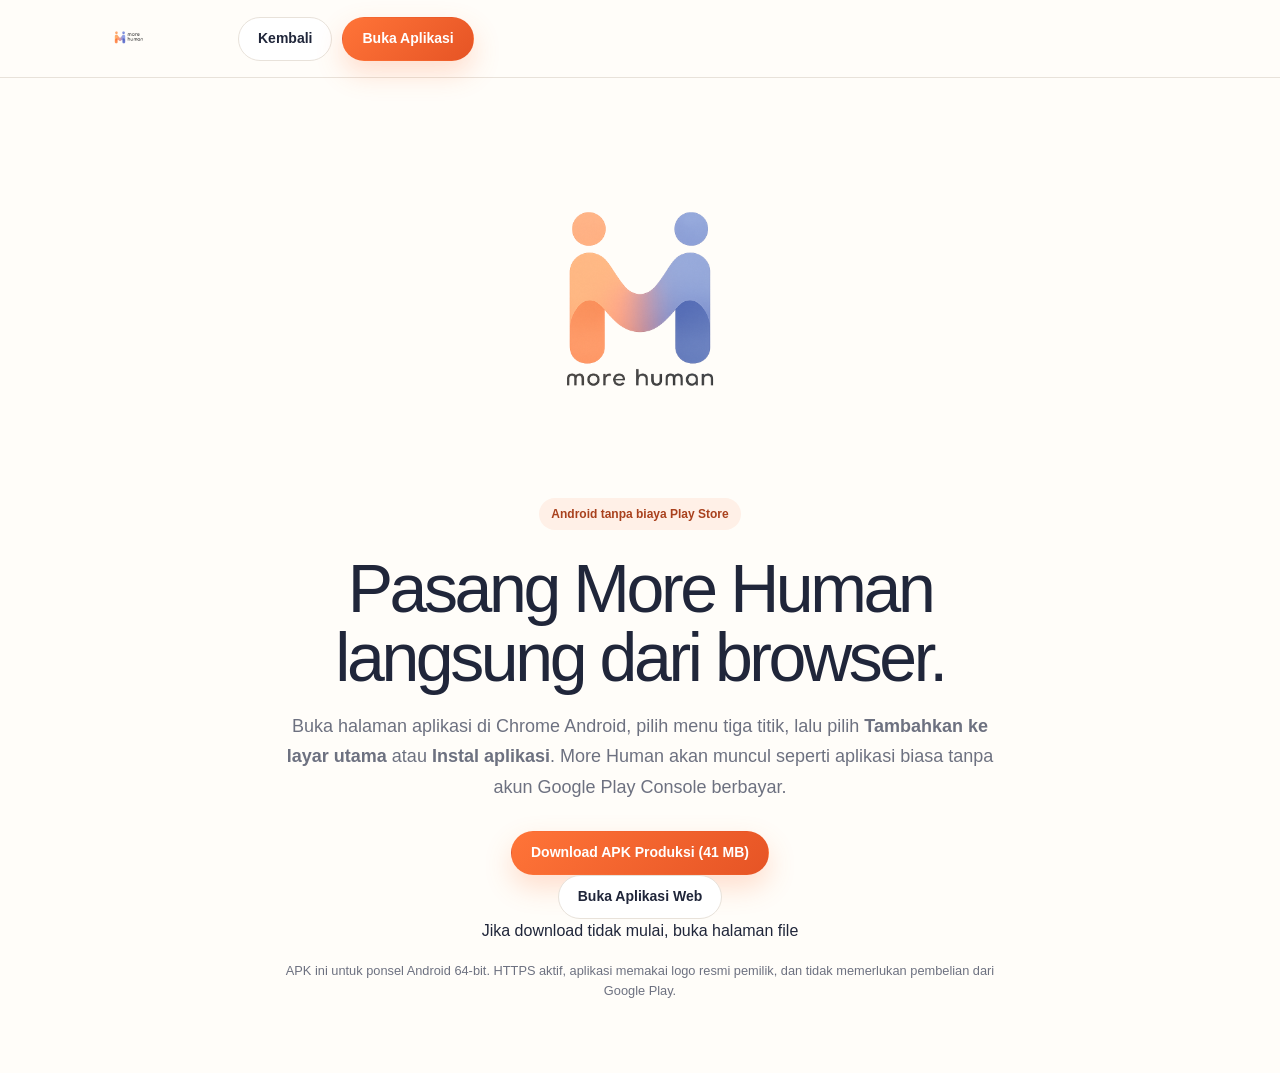
<file: android/index.html>
<!DOCTYPE html><html data-scroll-behavior="smooth" lang="id"><head><meta charSet="utf-8"/><meta name="viewport" content="width=device-width, initial-scale=1"/><link rel="preload" href="/brand/logo-more-human-transparent.png" as="image"/><link rel="preload" href="/brand/icon-more-human.png" as="image"/><link rel="stylesheet" href="/_next/static/chunks/24afsy9k_0wxf.css" data-precedence="next"/><link rel="preload" as="script" fetchPriority="low" href="/_next/static/chunks/2_q_24rani2a2.js"/><script src="/_next/static/chunks/13_akayif9_c1.js" async=""></script><script src="/_next/static/chunks/1gpt-zsr275nb.js" async=""></script><script src="/_next/static/chunks/0l4pviilz-_bm.js" async=""></script><script src="/_next/static/chunks/turbopack-0hfbeoudnsjrd.js" async=""></script><script src="/_next/static/chunks/10phx-3ayogo8.js" async=""></script><script src="/_next/static/chunks/0xh74lejcz6nw.js" async=""></script><script src="/_next/static/chunks/124ast8a6dppt.js" async=""></script><script src="/_next/static/chunks/01487bh2di7l9.js" async=""></script><title>More Human — Ubah Tulisan Menjadi Lebih Alami</title><meta name="description" content="More Human membantu memperbaiki tulisan menjadi Bahasa Indonesia yang lebih alami, jelas, bernuansa, dan sesuai tujuan."/><link rel="manifest" href="/manifest.webmanifest"/><meta property="og:title" content="More Human — Menghidupkan kata. Mengembalikan jiwa."/><meta property="og:description" content="Analisis pola, rewrite terverifikasi, Bahasa Indonesia, dokumen, copy, share, dan download."/><meta property="og:site_name" content="More Human"/><meta property="og:locale" content="id_ID"/><meta property="og:type" content="website"/><meta name="twitter:card" content="summary"/><meta name="twitter:title" content="More Human — Menghidupkan kata. Mengembalikan jiwa."/><meta name="twitter:description" content="Analisis pola, rewrite terverifikasi, Bahasa Indonesia, dokumen, copy, share, dan download."/><link rel="icon" href="/brand/icon-more-human.png"/><link rel="apple-touch-icon" href="/brand/icon-more-human.png"/><script src="/_next/static/chunks/0cz1d0mv5g_q7.js" noModule=""></script></head><body><div hidden=""><!--$--><!--/$--></div><!--$--><main class="v2-site android-page"><nav aria-label="Navigasi Android" class="v2-nav"><a aria-label="More Human home" href="/"><img alt="More Human" height="40" src="/brand/logo-more-human-transparent.png" width="160"/></a><div class="v2-actions"><a class="v2-button v2-button--quiet" href="/">Kembali</a><a class="v2-button v2-button--primary" href="/app">Buka Aplikasi</a></div></nav><section class="android-page__hero"><img alt="Logo More Human" src="/brand/icon-more-human.png"/><span class="v2-pill">Android tanpa biaya Play Store</span><h1>Pasang More Human langsung dari browser.</h1><p>Buka halaman aplikasi di Chrome Android, pilih menu tiga titik, lalu pilih <b>Tambahkan ke layar utama</b> atau <b>Instal aplikasi</b>. More Human akan muncul seperti aplikasi biasa tanpa akun Google Play Console berbayar.</p><a class="v2-button v2-button--primary" download="MoreHuman-v0.2.1-production-arm64.apk" href="https://github.com/piecefullmind-coder/MoreHuman-Downloads/releases/download/v0.2.1/MoreHuman-v0.2.1-production-arm64.apk" rel="noopener noreferrer" target="_blank">Download APK Produksi (41 MB)</a><a class="v2-button v2-button--quiet" href="/app">Buka Aplikasi Web</a><a href="https://github.com/piecefullmind-coder/MoreHuman-Downloads/releases/tag/v0.2.1" rel="noopener noreferrer" target="_blank">Jika download tidak mulai, buka halaman file</a><small>APK ini untuk ponsel Android 64-bit. HTTPS aktif, aplikasi memakai logo resmi pemilik, dan tidak memerlukan pembelian dari Google Play.</small></section></main><!--$--><!--/$--><!--/$--><script src="/_next/static/chunks/2_q_24rani2a2.js" id="_R_" async=""></script><script>(self.__next_f=self.__next_f||[]).push([0])</script><script>self.__next_f.push([1,"1:I[48523,[\"/_next/static/chunks/10phx-3ayogo8.js\",\"/_next/static/chunks/0xh74lejcz6nw.js\"],\"LoadingBoundaryProvider\"]\n2:\"$Sreact.fragment\"\n3:I[48523,[\"/_next/static/chunks/10phx-3ayogo8.js\",\"/_next/static/chunks/0xh74lejcz6nw.js\"],\"default\"]\n4:I[836,[\"/_next/static/chunks/10phx-3ayogo8.js\",\"/_next/static/chunks/0xh74lejcz6nw.js\",\"/_next/static/chunks/124ast8a6dppt.js\"],\"default\"]\n5:I[70721,[\"/_next/static/chunks/10phx-3ayogo8.js\",\"/_next/static/chunks/0xh74lejcz6nw.js\"],\"default\"]\n6:I[55329,[\"/_next/static/chunks/10phx-3ayogo8.js\",\"/_next/static/chunks/0xh74lejcz6nw.js\"],\"PwaRegister\"]\n7:I[70730,[\"/_next/static/chunks/10phx-3ayogo8.js\",\"/_next/static/chunks/0xh74lejcz6nw.js\",\"/_next/static/chunks/01487bh2di7l9.js\"],\"\"]\nd:I[90729,[\"/_next/static/chunks/10phx-3ayogo8.js\",\"/_next/static/chunks/0xh74lejcz6nw.js\"],\"default\",1]\n:HL[\"/_next/static/chunks/24afsy9k_0wxf.css\",\"style\"]\n:HL[\"/brand/logo-more-human-transparent.png\",\"image\"]\n:HL[\"/brand/icon-more-human.png\",\"image\"]\n"])</script><script>self.__next_f.push([1,"0:{\"P\":null,\"c\":[\"\",\"android\"],\"q\":\"\",\"i\":false,\"f\":[[[\"\",{\"children\":[\"android\",{\"children\":[\"__PAGE__\",{}]}]},\"$undefined\",\"$undefined\",20],[[\"$\",\"$L1\",null,{\"loading\":[[\"$\",\"main\",\"l\",{\"aria-busy\":\"true\",\"aria-label\":\"Memuat halaman\",\"className\":\"app-page shell\",\"children\":[[\"$\",\"div\",null,{\"className\":\"skeleton skeleton--nav\"}],[\"$\",\"div\",null,{\"className\":\"skeleton skeleton--heading\"}],[\"$\",\"div\",null,{\"className\":\"skeleton-grid\",\"children\":[[\"$\",\"div\",null,{\"className\":\"skeleton skeleton--card\"}],[\"$\",\"div\",null,{\"className\":\"skeleton skeleton--card\"}],[\"$\",\"div\",null,{\"className\":\"skeleton skeleton--card\"}]]}],[\"$\",\"span\",null,{\"className\":\"sr-only\",\"children\":\"Memuat…\"}]]}],[],[]],\"children\":[\"$\",\"$2\",\"c\",{\"children\":[[[\"$\",\"link\",\"0\",{\"rel\":\"stylesheet\",\"href\":\"/_next/static/chunks/24afsy9k_0wxf.css\",\"precedence\":\"next\",\"crossOrigin\":\"$undefined\",\"nonce\":\"$undefined\"}],[\"$\",\"script\",\"script-0\",{\"src\":\"/_next/static/chunks/10phx-3ayogo8.js\",\"async\":true,\"nonce\":\"$undefined\"}],[\"$\",\"script\",\"script-1\",{\"src\":\"/_next/static/chunks/0xh74lejcz6nw.js\",\"async\":true,\"nonce\":\"$undefined\"}]],[\"$\",\"html\",null,{\"data-scroll-behavior\":\"smooth\",\"lang\":\"id\",\"children\":[\"$\",\"body\",null,{\"children\":[[\"$\",\"$L3\",null,{\"parallelRouterKey\":\"children\",\"error\":\"$4\",\"errorStyles\":[],\"errorScripts\":[[\"$\",\"script\",\"script-0\",{\"src\":\"/_next/static/chunks/124ast8a6dppt.js\",\"async\":true}]],\"template\":[\"$\",\"$L5\",null,{}],\"templateStyles\":\"$undefined\",\"templateScripts\":\"$undefined\",\"notFound\":[[[\"$\",\"title\",null,{\"children\":\"404: This page could not be found.\"}],[\"$\",\"div\",null,{\"style\":{\"fontFamily\":\"system-ui,\\\"Segoe UI\\\",Roboto,Helvetica,Arial,sans-serif,\\\"Apple Color Emoji\\\",\\\"Segoe UI Emoji\\\"\",\"height\":\"100vh\",\"textAlign\":\"center\",\"display\":\"flex\",\"flexDirection\":\"column\",\"alignItems\":\"center\",\"justifyContent\":\"center\"},\"children\":[\"$\",\"div\",null,{\"children\":[[\"$\",\"style\",null,{\"dangerouslySetInnerHTML\":{\"__html\":\"body{color:#000;background:#fff;margin:0}.next-error-h1{border-right:1px solid rgba(0,0,0,.3)}@media (prefers-color-scheme:dark){body{color:#fff;background:#000}.next-error-h1{border-right:1px solid rgba(255,255,255,.3)}}\"}}],[\"$\",\"h1\",null,{\"className\":\"next-error-h1\",\"style\":{\"display\":\"inline-block\",\"margin\":\"0 20px 0 0\",\"padding\":\"0 23px 0 0\",\"fontSize\":24,\"fontWeight\":500,\"verticalAlign\":\"top\",\"lineHeight\":\"49px\"},\"children\":404}],[\"$\",\"div\",null,{\"style\":{\"display\":\"inline-block\"},\"children\":[\"$\",\"h2\",null,{\"style\":{\"fontSize\":14,\"fontWeight\":400,\"lineHeight\":\"49px\",\"margin\":0},\"children\":\"This page could not be found.\"}]}]]}]}]],[]],\"forbidden\":\"$undefined\",\"unauthorized\":\"$undefined\"}],[\"$\",\"$L6\",null,{}]]}]}]]}]}],{\"children\":[[\"$\",\"$2\",\"c\",{\"children\":[null,[\"$\",\"$L3\",null,{\"parallelRouterKey\":\"children\",\"error\":\"$undefined\",\"errorStyles\":\"$undefined\",\"errorScripts\":\"$undefined\",\"template\":[\"$\",\"$L5\",null,{}],\"templateStyles\":\"$undefined\",\"templateScripts\":\"$undefined\",\"notFound\":\"$undefined\",\"forbidden\":\"$undefined\",\"unauthorized\":\"$undefined\"}]]}],{\"children\":[[\"$\",\"$2\",\"c\",{\"children\":[[\"$\",\"main\",null,{\"className\":\"v2-site android-page\",\"children\":[[\"$\",\"nav\",null,{\"aria-label\":\"Navigasi Android\",\"className\":\"v2-nav\",\"children\":[[\"$\",\"$L7\",null,{\"aria-label\":\"More Human home\",\"href\":\"/\",\"children\":[\"$\",\"img\",null,{\"alt\":\"More Human\",\"height\":\"40\",\"src\":\"/brand/logo-more-human-transparent.png\",\"width\":\"160\"}]}],[\"$\",\"div\",null,{\"className\":\"v2-actions\",\"children\":[[\"$\",\"$L7\",null,{\"className\":\"v2-button v2-button--quiet\",\"href\":\"/\",\"children\":\"Kembali\"}],[\"$\",\"$L7\",null,{\"className\":\"v2-button v2-button--primary\",\"href\":\"/app\",\"children\":\"Buka Aplikasi\"}]]}]]}],[\"$\",\"section\",null,{\"className\":\"android-page__hero\",\"children\":[[\"$\",\"img\",null,{\"alt\":\"Logo More Human\",\"src\":\"/brand/icon-more-human.png\"}],[\"$\",\"span\",null,{\"className\":\"v2-pill\",\"children\":\"Android tanpa biaya Play Store\"}],[\"$\",\"h1\",null,{\"children\":\"Pasang More Human langsung dari browser.\"}],[\"$\",\"p\",null,{\"children\":[\"Buka halaman aplikasi di Chrome Android, pilih menu tiga titik, lalu pilih \",[\"$\",\"b\",null,{\"children\":\"Tambahkan ke layar utama\"}],\" atau \",[\"$\",\"b\",null,{\"children\":\"Instal aplikasi\"}],\". More Human akan muncul seperti aplikasi biasa tanpa akun Google Play Console berbayar.\"]}],[\"$\",\"a\",null,{\"className\":\"v2-button v2-button--primary\",\"download\":\"MoreHuman-v0.2.1-production-arm64.apk\",\"href\":\"https://github.com/piecefullmind-coder/MoreHuman-Downloads/releases/download/v0.2.1/MoreHuman-v0.2.1-production-arm64.apk\",\"rel\":\"noopener noreferrer\",\"target\":\"_blank\",\"children\":\"Download APK Produksi (41 MB)\"}],[\"$\",\"$L7\",null,{\"className\":\"v2-button v2-button--quiet\",\"href\":\"/app\",\"children\":\"Buka Aplikasi Web\"}],[\"$\",\"a\",null,{\"href\":\"https://github.com/piecefullmind-coder/MoreHuman-Downloads/releases/tag/v0.2.1\",\"rel\":\"noopener noreferrer\",\"target\":\"_blank\",\"children\":\"Jika download tidak mulai, buka halaman file\"}],\"$L8\"]}]]}],[\"$L9\"],\"$La\"]}],{},null,false,null]},null,false,\"$@b\"]},null,false,null],\"$Lc\",false]],\"m\":\"$undefined\",\"G\":[\"$d\",[\"$Le\"]],\"S\":true,\"h\":null,\"s\":\"$undefined\",\"l\":\"$undefined\",\"p\":\"$undefined\",\"d\":\"$undefined\",\"b\":\"EItJTVn1dlJlSlubkbF0f\"}\n"])</script><script>self.__next_f.push([1,"f:I[67785,[\"/_next/static/chunks/10phx-3ayogo8.js\",\"/_next/static/chunks/0xh74lejcz6nw.js\"],\"OutletBoundary\"]\n10:\"$Sreact.suspense\"\n13:I[67785,[\"/_next/static/chunks/10phx-3ayogo8.js\",\"/_next/static/chunks/0xh74lejcz6nw.js\"],\"ViewportBoundary\"]\n15:I[67785,[\"/_next/static/chunks/10phx-3ayogo8.js\",\"/_next/static/chunks/0xh74lejcz6nw.js\"],\"MetadataBoundary\"]\n8:[\"$\",\"small\",null,{\"children\":\"APK ini untuk ponsel Android 64-bit. HTTPS aktif, aplikasi memakai logo resmi pemilik, dan tidak memerlukan pembelian dari Google Play.\"}]\n9:[\"$\",\"script\",\"script-0\",{\"src\":\"/_next/static/chunks/01487bh2di7l9.js\",\"async\":true,\"nonce\":\"$undefined\"}]\na:[\"$\",\"$Lf\",null,{\"children\":[\"$\",\"$10\",null,{\"name\":\"Next.MetadataOutlet\",\"children\":\"$@11\"}]}]\n12:[]\nb:\"$W12\"\nc:[\"$\",\"$2\",\"h\",{\"children\":[null,[\"$\",\"$L13\",null,{\"children\":\"$L14\"}],[\"$\",\"div\",null,{\"hidden\":true,\"children\":[\"$\",\"$L15\",null,{\"children\":[\"$\",\"$10\",null,{\"name\":\"Next.Metadata\",\"children\":\"$L16\"}]}]}],null]}]\ne:[\"$\",\"link\",\"0\",{\"rel\":\"stylesheet\",\"href\":\"/_next/static/chunks/24afsy9k_0wxf.css\",\"precedence\":\"next\",\"crossOrigin\":\"$undefined\",\"nonce\":\"$undefined\"}]\n"])</script><script>self.__next_f.push([1,"14:[[\"$\",\"meta\",\"0\",{\"charSet\":\"utf-8\"}],[\"$\",\"meta\",\"1\",{\"name\":\"viewport\",\"content\":\"width=device-width, initial-scale=1\"}]]\n"])</script><script>self.__next_f.push([1,"17:I[62166,[\"/_next/static/chunks/10phx-3ayogo8.js\",\"/_next/static/chunks/0xh74lejcz6nw.js\"],\"IconMark\"]\n11:null\n16:[[\"$\",\"title\",\"0\",{\"children\":\"More Human — Ubah Tulisan Menjadi Lebih Alami\"}],[\"$\",\"meta\",\"1\",{\"name\":\"description\",\"content\":\"More Human membantu memperbaiki tulisan menjadi Bahasa Indonesia yang lebih alami, jelas, bernuansa, dan sesuai tujuan.\"}],[\"$\",\"link\",\"2\",{\"rel\":\"manifest\",\"href\":\"/manifest.webmanifest\",\"crossOrigin\":\"$undefined\"}],[\"$\",\"meta\",\"3\",{\"property\":\"og:title\",\"content\":\"More Human — Menghidupkan kata. Mengembalikan jiwa.\"}],[\"$\",\"meta\",\"4\",{\"property\":\"og:description\",\"content\":\"Analisis pola, rewrite terverifikasi, Bahasa Indonesia, dokumen, copy, share, dan download.\"}],[\"$\",\"meta\",\"5\",{\"property\":\"og:site_name\",\"content\":\"More Human\"}],[\"$\",\"meta\",\"6\",{\"property\":\"og:locale\",\"content\":\"id_ID\"}],[\"$\",\"meta\",\"7\",{\"property\":\"og:type\",\"content\":\"website\"}],[\"$\",\"meta\",\"8\",{\"name\":\"twitter:card\",\"content\":\"summary\"}],[\"$\",\"meta\",\"9\",{\"name\":\"twitter:title\",\"content\":\"More Human — Menghidupkan kata. Mengembalikan jiwa.\"}],[\"$\",\"meta\",\"10\",{\"name\":\"twitter:description\",\"content\":\"Analisis pola, rewrite terverifikasi, Bahasa Indonesia, dokumen, copy, share, dan download.\"}],[\"$\",\"link\",\"11\",{\"rel\":\"icon\",\"href\":\"/brand/icon-more-human.png\"}],[\"$\",\"link\",\"12\",{\"rel\":\"apple-touch-icon\",\"href\":\"/brand/icon-more-human.png\"}],[\"$\",\"$L17\",\"13\",{}]]\n"])</script></body></html>
</file>
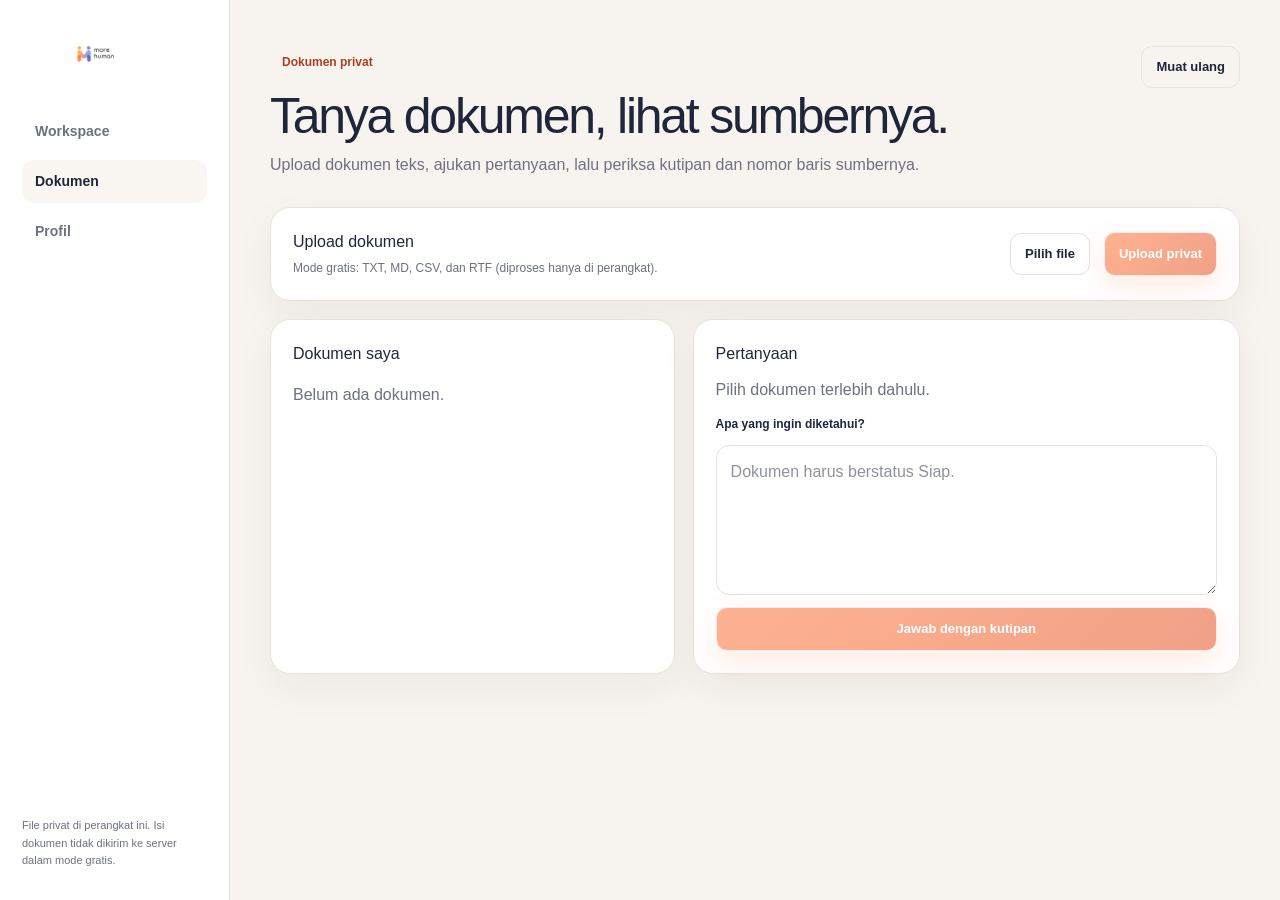
<file: documents/index.html>
<!DOCTYPE html><html data-scroll-behavior="smooth" lang="id"><head><meta charSet="utf-8"/><meta name="viewport" content="width=device-width, initial-scale=1"/><link rel="preload" as="image" href="/brand/logo-more-human-transparent.png"/><link rel="stylesheet" href="/_next/static/chunks/24afsy9k_0wxf.css" data-precedence="next"/><link rel="preload" as="script" fetchPriority="low" href="/_next/static/chunks/2_q_24rani2a2.js"/><script src="/_next/static/chunks/13_akayif9_c1.js" async=""></script><script src="/_next/static/chunks/1gpt-zsr275nb.js" async=""></script><script src="/_next/static/chunks/0l4pviilz-_bm.js" async=""></script><script src="/_next/static/chunks/turbopack-0hfbeoudnsjrd.js" async=""></script><script src="/_next/static/chunks/10phx-3ayogo8.js" async=""></script><script src="/_next/static/chunks/0xh74lejcz6nw.js" async=""></script><script src="/_next/static/chunks/124ast8a6dppt.js" async=""></script><script src="/_next/static/chunks/3a9l4qpffapht.js" async=""></script><script src="/_next/static/chunks/2vmv3vb3t1un4.js" async=""></script><title>Dokumen — More Human</title><meta name="description" content="Upload dokumen privat dan ajukan pertanyaan dengan kutipan."/><link rel="manifest" href="/manifest.webmanifest"/><meta name="robots" content="noindex, nofollow"/><meta property="og:title" content="More Human — Menghidupkan kata. Mengembalikan jiwa."/><meta property="og:description" content="Analisis pola, rewrite terverifikasi, Bahasa Indonesia, dokumen, copy, share, dan download."/><meta property="og:site_name" content="More Human"/><meta property="og:locale" content="id_ID"/><meta property="og:type" content="website"/><meta name="twitter:card" content="summary"/><meta name="twitter:title" content="More Human — Menghidupkan kata. Mengembalikan jiwa."/><meta name="twitter:description" content="Analisis pola, rewrite terverifikasi, Bahasa Indonesia, dokumen, copy, share, dan download."/><link rel="icon" href="/brand/icon-more-human.png"/><link rel="apple-touch-icon" href="/brand/icon-more-human.png"/><script src="/_next/static/chunks/0cz1d0mv5g_q7.js" noModule=""></script></head><body><div hidden=""><!--$--><!--/$--></div><!--$--><div class="document-shell"><aside class="document-side"><a aria-label="More Human home" href="/"><img alt="More Human" src="/brand/logo-more-human-transparent.png"/></a><nav aria-label="Menu aplikasi"><a href="/app">Workspace</a><a class="active" href="/documents">Dokumen</a><a href="/app#profile">Profil</a></nav><p>File privat di perangkat ini. Isi dokumen tidak dikirim ke server dalam mode gratis.</p></aside><main class="document-main"><header><div><span class="v2-pill">Dokumen privat</span><h1>Tanya dokumen, lihat sumbernya.</h1><p>Upload dokumen teks, ajukan pertanyaan, lalu periksa kutipan dan nomor baris sumbernya.</p></div><button type="button">Muat ulang</button></header><section class="document-upload"><div><h2>Upload dokumen</h2><p>Mode gratis: TXT, MD, CSV, dan RTF (diproses hanya di perangkat).</p></div><label for="document-file">Pilih file</label><input accept=".rtf,.txt,.md,.markdown,.csv" id="document-file" type="file"/><button class="v2-button v2-button--primary" disabled="" type="button">Upload privat</button></section><section class="document-grid"><div class="document-list"><h2>Dokumen saya</h2><p>Belum ada dokumen.</p></div><div class="document-question"><h2>Pertanyaan</h2><p>Pilih dokumen terlebih dahulu.</p><label for="document-question">Apa yang ingin diketahui?</label><textarea disabled="" id="document-question" maxLength="1000" placeholder="Dokumen harus berstatus Siap."></textarea><button class="v2-button v2-button--primary" disabled="" type="button">Jawab dengan kutipan</button></div></section></main></div><!--$--><!--/$--><!--/$--><script src="/_next/static/chunks/2_q_24rani2a2.js" id="_R_" async=""></script><script>(self.__next_f=self.__next_f||[]).push([0])</script><script>self.__next_f.push([1,"1:I[48523,[\"/_next/static/chunks/10phx-3ayogo8.js\",\"/_next/static/chunks/0xh74lejcz6nw.js\"],\"LoadingBoundaryProvider\"]\n2:\"$Sreact.fragment\"\n3:I[48523,[\"/_next/static/chunks/10phx-3ayogo8.js\",\"/_next/static/chunks/0xh74lejcz6nw.js\"],\"default\"]\n4:I[836,[\"/_next/static/chunks/10phx-3ayogo8.js\",\"/_next/static/chunks/0xh74lejcz6nw.js\",\"/_next/static/chunks/124ast8a6dppt.js\"],\"default\"]\n5:I[70721,[\"/_next/static/chunks/10phx-3ayogo8.js\",\"/_next/static/chunks/0xh74lejcz6nw.js\"],\"default\"]\n6:I[55329,[\"/_next/static/chunks/10phx-3ayogo8.js\",\"/_next/static/chunks/0xh74lejcz6nw.js\"],\"PwaRegister\"]\n7:I[77671,[\"/_next/static/chunks/10phx-3ayogo8.js\",\"/_next/static/chunks/0xh74lejcz6nw.js\",\"/_next/static/chunks/3a9l4qpffapht.js\",\"/_next/static/chunks/2vmv3vb3t1un4.js\"],\"DocumentWorkspace\"]\n8:I[67785,[\"/_next/static/chunks/10phx-3ayogo8.js\",\"/_next/static/chunks/0xh74lejcz6nw.js\"],\"OutletBoundary\"]\n9:\"$Sreact.suspense\"\nc:I[67785,[\"/_next/static/chunks/10phx-3ayogo8.js\",\"/_next/static/chunks/0xh74lejcz6nw.js\"],\"ViewportBoundary\"]\ne:I[67785,[\"/_next/static/chunks/10phx-3ayogo8.js\",\"/_next/static/chunks/0xh74lejcz6nw.js\"],\"MetadataBoundary\"]\n10:I[90729,[\"/_next/static/chunks/10phx-3ayogo8.js\",\"/_next/static/chunks/0xh74lejcz6nw.js\"],\"default\",1]\n:HL[\"/_next/static/chunks/24afsy9k_0wxf.css\",\"style\"]\n"])</script><script>self.__next_f.push([1,"0:{\"P\":null,\"c\":[\"\",\"documents\"],\"q\":\"\",\"i\":false,\"f\":[[[\"\",{\"children\":[\"documents\",{\"children\":[\"__PAGE__\",{}]}]},\"$undefined\",\"$undefined\",20],[[\"$\",\"$L1\",null,{\"loading\":[[\"$\",\"main\",\"l\",{\"aria-busy\":\"true\",\"aria-label\":\"Memuat halaman\",\"className\":\"app-page shell\",\"children\":[[\"$\",\"div\",null,{\"className\":\"skeleton skeleton--nav\"}],[\"$\",\"div\",null,{\"className\":\"skeleton skeleton--heading\"}],[\"$\",\"div\",null,{\"className\":\"skeleton-grid\",\"children\":[[\"$\",\"div\",null,{\"className\":\"skeleton skeleton--card\"}],[\"$\",\"div\",null,{\"className\":\"skeleton skeleton--card\"}],[\"$\",\"div\",null,{\"className\":\"skeleton skeleton--card\"}]]}],[\"$\",\"span\",null,{\"className\":\"sr-only\",\"children\":\"Memuat…\"}]]}],[],[]],\"children\":[\"$\",\"$2\",\"c\",{\"children\":[[[\"$\",\"link\",\"0\",{\"rel\":\"stylesheet\",\"href\":\"/_next/static/chunks/24afsy9k_0wxf.css\",\"precedence\":\"next\",\"crossOrigin\":\"$undefined\",\"nonce\":\"$undefined\"}],[\"$\",\"script\",\"script-0\",{\"src\":\"/_next/static/chunks/10phx-3ayogo8.js\",\"async\":true,\"nonce\":\"$undefined\"}],[\"$\",\"script\",\"script-1\",{\"src\":\"/_next/static/chunks/0xh74lejcz6nw.js\",\"async\":true,\"nonce\":\"$undefined\"}]],[\"$\",\"html\",null,{\"data-scroll-behavior\":\"smooth\",\"lang\":\"id\",\"children\":[\"$\",\"body\",null,{\"children\":[[\"$\",\"$L3\",null,{\"parallelRouterKey\":\"children\",\"error\":\"$4\",\"errorStyles\":[],\"errorScripts\":[[\"$\",\"script\",\"script-0\",{\"src\":\"/_next/static/chunks/124ast8a6dppt.js\",\"async\":true}]],\"template\":[\"$\",\"$L5\",null,{}],\"templateStyles\":\"$undefined\",\"templateScripts\":\"$undefined\",\"notFound\":[[[\"$\",\"title\",null,{\"children\":\"404: This page could not be found.\"}],[\"$\",\"div\",null,{\"style\":{\"fontFamily\":\"system-ui,\\\"Segoe UI\\\",Roboto,Helvetica,Arial,sans-serif,\\\"Apple Color Emoji\\\",\\\"Segoe UI Emoji\\\"\",\"height\":\"100vh\",\"textAlign\":\"center\",\"display\":\"flex\",\"flexDirection\":\"column\",\"alignItems\":\"center\",\"justifyContent\":\"center\"},\"children\":[\"$\",\"div\",null,{\"children\":[[\"$\",\"style\",null,{\"dangerouslySetInnerHTML\":{\"__html\":\"body{color:#000;background:#fff;margin:0}.next-error-h1{border-right:1px solid rgba(0,0,0,.3)}@media (prefers-color-scheme:dark){body{color:#fff;background:#000}.next-error-h1{border-right:1px solid rgba(255,255,255,.3)}}\"}}],[\"$\",\"h1\",null,{\"className\":\"next-error-h1\",\"style\":{\"display\":\"inline-block\",\"margin\":\"0 20px 0 0\",\"padding\":\"0 23px 0 0\",\"fontSize\":24,\"fontWeight\":500,\"verticalAlign\":\"top\",\"lineHeight\":\"49px\"},\"children\":404}],[\"$\",\"div\",null,{\"style\":{\"display\":\"inline-block\"},\"children\":[\"$\",\"h2\",null,{\"style\":{\"fontSize\":14,\"fontWeight\":400,\"lineHeight\":\"49px\",\"margin\":0},\"children\":\"This page could not be found.\"}]}]]}]}]],[]],\"forbidden\":\"$undefined\",\"unauthorized\":\"$undefined\"}],[\"$\",\"$L6\",null,{}]]}]}]]}]}],{\"children\":[[\"$\",\"$2\",\"c\",{\"children\":[null,[\"$\",\"$L3\",null,{\"parallelRouterKey\":\"children\",\"error\":\"$undefined\",\"errorStyles\":\"$undefined\",\"errorScripts\":\"$undefined\",\"template\":[\"$\",\"$L5\",null,{}],\"templateStyles\":\"$undefined\",\"templateScripts\":\"$undefined\",\"notFound\":\"$undefined\",\"forbidden\":\"$undefined\",\"unauthorized\":\"$undefined\"}]]}],{\"children\":[[\"$\",\"$2\",\"c\",{\"children\":[[\"$\",\"$L7\",null,{\"apiBaseUrl\":\"\"}],[[\"$\",\"script\",\"script-0\",{\"src\":\"/_next/static/chunks/3a9l4qpffapht.js\",\"async\":true,\"nonce\":\"$undefined\"}],[\"$\",\"script\",\"script-1\",{\"src\":\"/_next/static/chunks/2vmv3vb3t1un4.js\",\"async\":true,\"nonce\":\"$undefined\"}]],[\"$\",\"$L8\",null,{\"children\":[\"$\",\"$9\",null,{\"name\":\"Next.MetadataOutlet\",\"children\":\"$@a\"}]}]]}],{},null,false,null]},null,false,\"$@b\"]},null,false,null],[\"$\",\"$2\",\"h\",{\"children\":[null,[\"$\",\"$Lc\",null,{\"children\":\"$Ld\"}],[\"$\",\"div\",null,{\"hidden\":true,\"children\":[\"$\",\"$Le\",null,{\"children\":[\"$\",\"$9\",null,{\"name\":\"Next.Metadata\",\"children\":\"$Lf\"}]}]}],null]}],false]],\"m\":\"$undefined\",\"G\":[\"$10\",[[\"$\",\"link\",\"0\",{\"rel\":\"stylesheet\",\"href\":\"/_next/static/chunks/24afsy9k_0wxf.css\",\"precedence\":\"next\",\"crossOrigin\":\"$undefined\",\"nonce\":\"$undefined\"}]]],\"S\":true,\"h\":null,\"s\":\"$undefined\",\"l\":\"$undefined\",\"p\":\"$undefined\",\"d\":\"$undefined\",\"b\":\"EItJTVn1dlJlSlubkbF0f\"}\n"])</script><script>self.__next_f.push([1,"11:[]\nb:\"$W11\"\n"])</script><script>self.__next_f.push([1,"d:[[\"$\",\"meta\",\"0\",{\"charSet\":\"utf-8\"}],[\"$\",\"meta\",\"1\",{\"name\":\"viewport\",\"content\":\"width=device-width, initial-scale=1\"}]]\n"])</script><script>self.__next_f.push([1,"12:I[62166,[\"/_next/static/chunks/10phx-3ayogo8.js\",\"/_next/static/chunks/0xh74lejcz6nw.js\"],\"IconMark\"]\na:null\nf:[[\"$\",\"title\",\"0\",{\"children\":\"Dokumen — More Human\"}],[\"$\",\"meta\",\"1\",{\"name\":\"description\",\"content\":\"Upload dokumen privat dan ajukan pertanyaan dengan kutipan.\"}],[\"$\",\"link\",\"2\",{\"rel\":\"manifest\",\"href\":\"/manifest.webmanifest\",\"crossOrigin\":\"$undefined\"}],[\"$\",\"meta\",\"3\",{\"name\":\"robots\",\"content\":\"noindex, nofollow\"}],[\"$\",\"meta\",\"4\",{\"property\":\"og:title\",\"content\":\"More Human — Menghidupkan kata. Mengembalikan jiwa.\"}],[\"$\",\"meta\",\"5\",{\"property\":\"og:description\",\"content\":\"Analisis pola, rewrite terverifikasi, Bahasa Indonesia, dokumen, copy, share, dan download.\"}],[\"$\",\"meta\",\"6\",{\"property\":\"og:site_name\",\"content\":\"More Human\"}],[\"$\",\"meta\",\"7\",{\"property\":\"og:locale\",\"content\":\"id_ID\"}],[\"$\",\"meta\",\"8\",{\"property\":\"og:type\",\"content\":\"website\"}],[\"$\",\"meta\",\"9\",{\"name\":\"twitter:card\",\"content\":\"summary\"}],[\"$\",\"meta\",\"10\",{\"name\":\"twitter:title\",\"content\":\"More Human — Menghidupkan kata. Mengembalikan jiwa.\"}],[\"$\",\"meta\",\"11\",{\"name\":\"twitter:description\",\"content\":\"Analisis pola, rewrite terverifikasi, Bahasa Indonesia, dokumen, copy, share, dan download.\"}],[\"$\",\"link\",\"12\",{\"rel\":\"icon\",\"href\":\"/brand/icon-more-human.png\"}],[\"$\",\"link\",\"13\",{\"rel\":\"apple-touch-icon\",\"href\":\"/brand/icon-more-human.png\"}],[\"$\",\"$L12\",\"14\",{}]]\n"])</script></body></html>
</file>
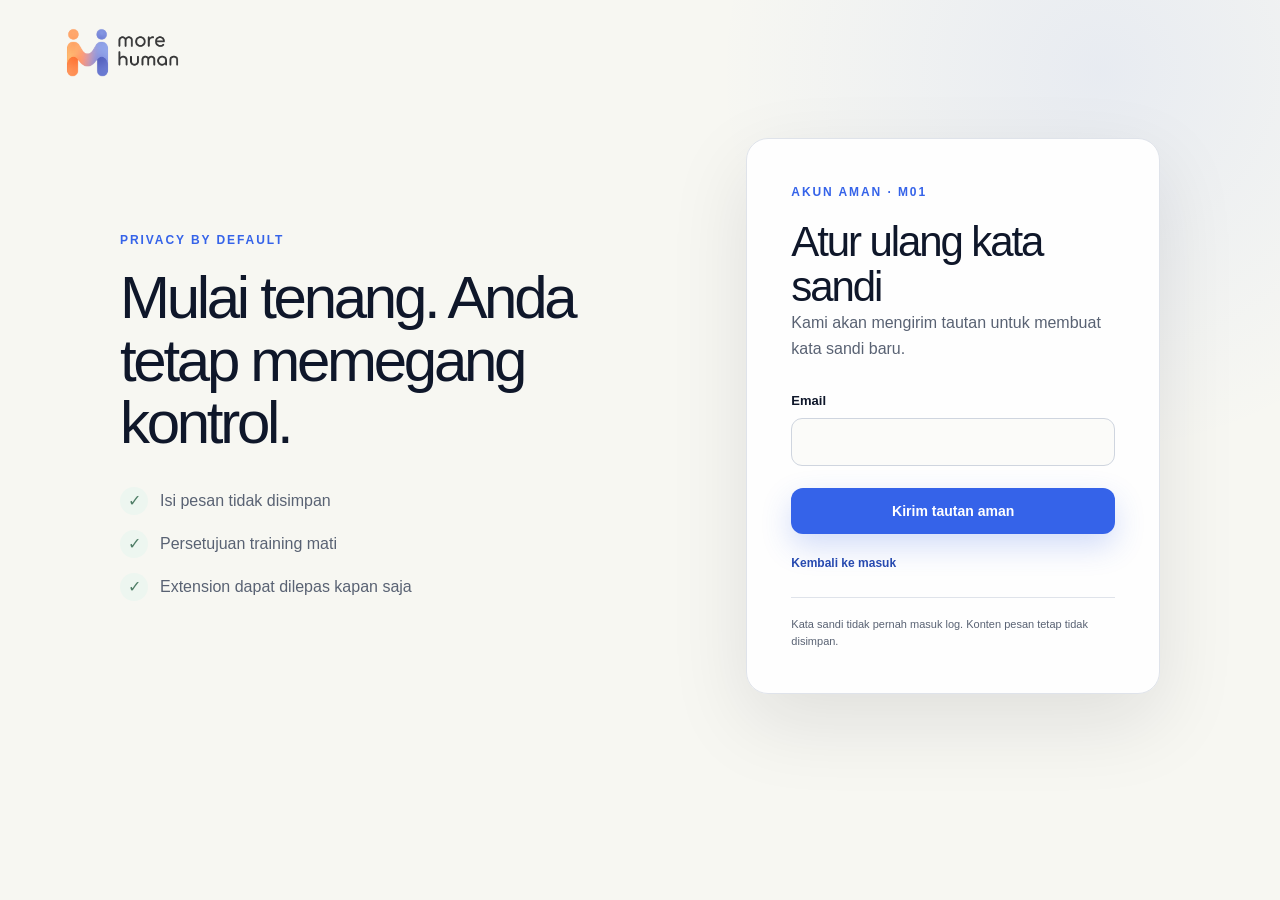
<file: forgot-password/index.html>
<!DOCTYPE html><html data-scroll-behavior="smooth" lang="id"><head><meta charSet="utf-8"/><meta name="viewport" content="width=device-width, initial-scale=1"/><link rel="preload" href="/brand/logo-more-human-transparent.png" as="image"/><link rel="stylesheet" href="/_next/static/chunks/24afsy9k_0wxf.css" data-precedence="next"/><link rel="preload" as="script" fetchPriority="low" href="/_next/static/chunks/2_q_24rani2a2.js"/><script src="/_next/static/chunks/13_akayif9_c1.js" async=""></script><script src="/_next/static/chunks/1gpt-zsr275nb.js" async=""></script><script src="/_next/static/chunks/0l4pviilz-_bm.js" async=""></script><script src="/_next/static/chunks/turbopack-0hfbeoudnsjrd.js" async=""></script><script src="/_next/static/chunks/10phx-3ayogo8.js" async=""></script><script src="/_next/static/chunks/0xh74lejcz6nw.js" async=""></script><script src="/_next/static/chunks/124ast8a6dppt.js" async=""></script><script src="/_next/static/chunks/2-3k_fhsrd-a7.js" async=""></script><script src="/_next/static/chunks/2vmv3vb3t1un4.js" async=""></script><title>More Human — Ubah Tulisan Menjadi Lebih Alami</title><meta name="description" content="More Human membantu memperbaiki tulisan menjadi Bahasa Indonesia yang lebih alami, jelas, bernuansa, dan sesuai tujuan."/><link rel="manifest" href="/manifest.webmanifest"/><meta property="og:title" content="More Human — Menghidupkan kata. Mengembalikan jiwa."/><meta property="og:description" content="Analisis pola, rewrite terverifikasi, Bahasa Indonesia, dokumen, copy, share, dan download."/><meta property="og:site_name" content="More Human"/><meta property="og:locale" content="id_ID"/><meta property="og:type" content="website"/><meta name="twitter:card" content="summary"/><meta name="twitter:title" content="More Human — Menghidupkan kata. Mengembalikan jiwa."/><meta name="twitter:description" content="Analisis pola, rewrite terverifikasi, Bahasa Indonesia, dokumen, copy, share, dan download."/><link rel="icon" href="/brand/icon-more-human.png"/><link rel="apple-touch-icon" href="/brand/icon-more-human.png"/><script src="/_next/static/chunks/0cz1d0mv5g_q7.js" noModule=""></script></head><body><div hidden=""><!--$--><!--/$--></div><!--$--><main class="auth-page shell"><a aria-label="MoreHuman home" class="brand auth-brand" href="/"><span aria-hidden="true" class="brand-mark"><img alt="" class="brand-mark__image" src="/brand/logo-more-human-transparent.png"/></span></a><div class="auth-layout"><section class="auth-promise" aria-label="Janji privasi"><p class="eyebrow">Privacy by default</p><h2>Mulai tenang. Anda tetap memegang kontrol.</h2><ul><li><span aria-hidden="true">✓</span> Isi pesan tidak disimpan</li><li><span aria-hidden="true">✓</span> Persetujuan training mati</li><li><span aria-hidden="true">✓</span> Extension dapat dilepas kapan saja</li></ul></section><section class="auth-card" aria-labelledby="auth-title"><p class="eyebrow">Akun aman · M01</p><h1 id="auth-title">Atur ulang kata sandi</h1><p class="auth-card__lead">Kami akan mengirim tautan untuk membuat kata sandi baru.</p><form><label>Email<input autoComplete="email" required="" type="email" name="email"/></label><button class="button button--primary auth-submit" type="submit">Kirim tautan aman</button></form><div class="auth-links"><a href="/login">Kembali ke masuk</a></div><p class="auth-privacy">Kata sandi tidak pernah masuk log. Konten pesan tetap tidak disimpan.</p></section></div></main><!--$--><!--/$--><!--/$--><script src="/_next/static/chunks/2_q_24rani2a2.js" id="_R_" async=""></script><script>(self.__next_f=self.__next_f||[]).push([0])</script><script>self.__next_f.push([1,"1:I[48523,[\"/_next/static/chunks/10phx-3ayogo8.js\",\"/_next/static/chunks/0xh74lejcz6nw.js\"],\"LoadingBoundaryProvider\"]\n2:\"$Sreact.fragment\"\n3:I[48523,[\"/_next/static/chunks/10phx-3ayogo8.js\",\"/_next/static/chunks/0xh74lejcz6nw.js\"],\"default\"]\n4:I[836,[\"/_next/static/chunks/10phx-3ayogo8.js\",\"/_next/static/chunks/0xh74lejcz6nw.js\",\"/_next/static/chunks/124ast8a6dppt.js\"],\"default\"]\n5:I[70721,[\"/_next/static/chunks/10phx-3ayogo8.js\",\"/_next/static/chunks/0xh74lejcz6nw.js\"],\"default\"]\n6:I[55329,[\"/_next/static/chunks/10phx-3ayogo8.js\",\"/_next/static/chunks/0xh74lejcz6nw.js\"],\"PwaRegister\"]\n7:I[70730,[\"/_next/static/chunks/10phx-3ayogo8.js\",\"/_next/static/chunks/0xh74lejcz6nw.js\",\"/_next/static/chunks/2-3k_fhsrd-a7.js\",\"/_next/static/chunks/2vmv3vb3t1un4.js\"],\"\"]\n8:I[30753,[\"/_next/static/chunks/10phx-3ayogo8.js\",\"/_next/static/chunks/0xh74lejcz6nw.js\",\"/_next/static/chunks/2-3k_fhsrd-a7.js\",\"/_next/static/chunks/2vmv3vb3t1un4.js\"],\"AuthForm\"]\n9:I[67785,[\"/_next/static/chunks/10phx-3ayogo8.js\",\"/_next/static/chunks/0xh74lejcz6nw.js\"],\"OutletBoundary\"]\na:\"$Sreact.suspense\"\nd:I[67785,[\"/_next/static/chunks/10phx-3ayogo8.js\",\"/_next/static/chunks/0xh74lejcz6nw.js\"],\"ViewportBoundary\"]\nf:I[67785,[\"/_next/static/chunks/10phx-3ayogo8.js\",\"/_next/static/chunks/0xh74lejcz6nw.js\"],\"MetadataBoundary\"]\n11:I[90729,[\"/_next/static/chunks/10phx-3ayogo8.js\",\"/_next/static/chunks/0xh74lejcz6nw.js\"],\"default\",1]\n:HL[\"/_next/static/chunks/24afsy9k_0wxf.css\",\"style\"]\n:HL[\"/brand/logo-more-human-transparent.png\",\"image\"]\n"])</script><script>self.__next_f.push([1,"0:{\"P\":null,\"c\":[\"\",\"forgot-password\"],\"q\":\"\",\"i\":false,\"f\":[[[\"\",{\"children\":[\"forgot-password\",{\"children\":[\"__PAGE__\",{}]}]},\"$undefined\",\"$undefined\",20],[[\"$\",\"$L1\",null,{\"loading\":[[\"$\",\"main\",\"l\",{\"aria-busy\":\"true\",\"aria-label\":\"Memuat halaman\",\"className\":\"app-page shell\",\"children\":[[\"$\",\"div\",null,{\"className\":\"skeleton skeleton--nav\"}],[\"$\",\"div\",null,{\"className\":\"skeleton skeleton--heading\"}],[\"$\",\"div\",null,{\"className\":\"skeleton-grid\",\"children\":[[\"$\",\"div\",null,{\"className\":\"skeleton skeleton--card\"}],[\"$\",\"div\",null,{\"className\":\"skeleton skeleton--card\"}],[\"$\",\"div\",null,{\"className\":\"skeleton skeleton--card\"}]]}],[\"$\",\"span\",null,{\"className\":\"sr-only\",\"children\":\"Memuat…\"}]]}],[],[]],\"children\":[\"$\",\"$2\",\"c\",{\"children\":[[[\"$\",\"link\",\"0\",{\"rel\":\"stylesheet\",\"href\":\"/_next/static/chunks/24afsy9k_0wxf.css\",\"precedence\":\"next\",\"crossOrigin\":\"$undefined\",\"nonce\":\"$undefined\"}],[\"$\",\"script\",\"script-0\",{\"src\":\"/_next/static/chunks/10phx-3ayogo8.js\",\"async\":true,\"nonce\":\"$undefined\"}],[\"$\",\"script\",\"script-1\",{\"src\":\"/_next/static/chunks/0xh74lejcz6nw.js\",\"async\":true,\"nonce\":\"$undefined\"}]],[\"$\",\"html\",null,{\"data-scroll-behavior\":\"smooth\",\"lang\":\"id\",\"children\":[\"$\",\"body\",null,{\"children\":[[\"$\",\"$L3\",null,{\"parallelRouterKey\":\"children\",\"error\":\"$4\",\"errorStyles\":[],\"errorScripts\":[[\"$\",\"script\",\"script-0\",{\"src\":\"/_next/static/chunks/124ast8a6dppt.js\",\"async\":true}]],\"template\":[\"$\",\"$L5\",null,{}],\"templateStyles\":\"$undefined\",\"templateScripts\":\"$undefined\",\"notFound\":[[[\"$\",\"title\",null,{\"children\":\"404: This page could not be found.\"}],[\"$\",\"div\",null,{\"style\":{\"fontFamily\":\"system-ui,\\\"Segoe UI\\\",Roboto,Helvetica,Arial,sans-serif,\\\"Apple Color Emoji\\\",\\\"Segoe UI Emoji\\\"\",\"height\":\"100vh\",\"textAlign\":\"center\",\"display\":\"flex\",\"flexDirection\":\"column\",\"alignItems\":\"center\",\"justifyContent\":\"center\"},\"children\":[\"$\",\"div\",null,{\"children\":[[\"$\",\"style\",null,{\"dangerouslySetInnerHTML\":{\"__html\":\"body{color:#000;background:#fff;margin:0}.next-error-h1{border-right:1px solid rgba(0,0,0,.3)}@media (prefers-color-scheme:dark){body{color:#fff;background:#000}.next-error-h1{border-right:1px solid rgba(255,255,255,.3)}}\"}}],[\"$\",\"h1\",null,{\"className\":\"next-error-h1\",\"style\":{\"display\":\"inline-block\",\"margin\":\"0 20px 0 0\",\"padding\":\"0 23px 0 0\",\"fontSize\":24,\"fontWeight\":500,\"verticalAlign\":\"top\",\"lineHeight\":\"49px\"},\"children\":404}],[\"$\",\"div\",null,{\"style\":{\"display\":\"inline-block\"},\"children\":[\"$\",\"h2\",null,{\"style\":{\"fontSize\":14,\"fontWeight\":400,\"lineHeight\":\"49px\",\"margin\":0},\"children\":\"This page could not be found.\"}]}]]}]}]],[]],\"forbidden\":\"$undefined\",\"unauthorized\":\"$undefined\"}],[\"$\",\"$L6\",null,{}]]}]}]]}]}],{\"children\":[[\"$\",\"$2\",\"c\",{\"children\":[null,[\"$\",\"$L3\",null,{\"parallelRouterKey\":\"children\",\"error\":\"$undefined\",\"errorStyles\":\"$undefined\",\"errorScripts\":\"$undefined\",\"template\":[\"$\",\"$L5\",null,{}],\"templateStyles\":\"$undefined\",\"templateScripts\":\"$undefined\",\"notFound\":\"$undefined\",\"forbidden\":\"$undefined\",\"unauthorized\":\"$undefined\"}]]}],{\"children\":[[\"$\",\"$2\",\"c\",{\"children\":[[\"$\",\"main\",null,{\"className\":\"auth-page shell\",\"children\":[[\"$\",\"$L7\",null,{\"aria-label\":\"MoreHuman home\",\"className\":\"brand auth-brand\",\"href\":\"/\",\"children\":[\"$\",\"span\",null,{\"aria-hidden\":\"true\",\"className\":\"brand-mark\",\"children\":[\"$\",\"img\",null,{\"alt\":\"\",\"className\":\"brand-mark__image\",\"src\":\"/brand/logo-more-human-transparent.png\"}]}]}],[\"$\",\"div\",null,{\"className\":\"auth-layout\",\"children\":[[\"$\",\"section\",null,{\"className\":\"auth-promise\",\"aria-label\":\"Janji privasi\",\"children\":[[\"$\",\"p\",null,{\"className\":\"eyebrow\",\"children\":\"Privacy by default\"}],[\"$\",\"h2\",null,{\"children\":\"Mulai tenang. Anda tetap memegang kontrol.\"}],[\"$\",\"ul\",null,{\"children\":[[\"$\",\"li\",null,{\"children\":[[\"$\",\"span\",null,{\"aria-hidden\":\"true\",\"children\":\"✓\"}],\" Isi pesan tidak disimpan\"]}],[\"$\",\"li\",null,{\"children\":[[\"$\",\"span\",null,{\"aria-hidden\":\"true\",\"children\":\"✓\"}],\" Persetujuan training mati\"]}],[\"$\",\"li\",null,{\"children\":[[\"$\",\"span\",null,{\"aria-hidden\":\"true\",\"children\":\"✓\"}],\" Extension dapat dilepas kapan saja\"]}]]}]]}],[\"$\",\"$L8\",null,{\"mode\":\"forgot\"}]]}]]}],[[\"$\",\"script\",\"script-0\",{\"src\":\"/_next/static/chunks/2-3k_fhsrd-a7.js\",\"async\":true,\"nonce\":\"$undefined\"}],[\"$\",\"script\",\"script-1\",{\"src\":\"/_next/static/chunks/2vmv3vb3t1un4.js\",\"async\":true,\"nonce\":\"$undefined\"}]],[\"$\",\"$L9\",null,{\"children\":[\"$\",\"$a\",null,{\"name\":\"Next.MetadataOutlet\",\"children\":\"$@b\"}]}]]}],{},null,false,null]},null,false,\"$@c\"]},null,false,null],[\"$\",\"$2\",\"h\",{\"children\":[null,[\"$\",\"$Ld\",null,{\"children\":\"$Le\"}],[\"$\",\"div\",null,{\"hidden\":true,\"children\":[\"$\",\"$Lf\",null,{\"children\":[\"$\",\"$a\",null,{\"name\":\"Next.Metadata\",\"children\":\"$L10\"}]}]}],null]}],false]],\"m\":\"$undefined\",\"G\":[\"$11\",[[\"$\",\"link\",\"0\",{\"rel\":\"stylesheet\",\"href\":\"/_next/static/chunks/24afsy9k_0wxf.css\",\"precedence\":\"next\",\"crossOrigin\":\"$undefined\",\"nonce\":\"$undefined\"}]]],\"S\":true,\"h\":null,\"s\":\"$undefined\",\"l\":\"$undefined\",\"p\":\"$undefined\",\"d\":\"$undefined\",\"b\":\"EItJTVn1dlJlSlubkbF0f\"}\n"])</script><script>self.__next_f.push([1,"12:[]\nc:\"$W12\"\n"])</script><script>self.__next_f.push([1,"e:[[\"$\",\"meta\",\"0\",{\"charSet\":\"utf-8\"}],[\"$\",\"meta\",\"1\",{\"name\":\"viewport\",\"content\":\"width=device-width, initial-scale=1\"}]]\n"])</script><script>self.__next_f.push([1,"13:I[62166,[\"/_next/static/chunks/10phx-3ayogo8.js\",\"/_next/static/chunks/0xh74lejcz6nw.js\"],\"IconMark\"]\nb:null\n10:[[\"$\",\"title\",\"0\",{\"children\":\"More Human — Ubah Tulisan Menjadi Lebih Alami\"}],[\"$\",\"meta\",\"1\",{\"name\":\"description\",\"content\":\"More Human membantu memperbaiki tulisan menjadi Bahasa Indonesia yang lebih alami, jelas, bernuansa, dan sesuai tujuan.\"}],[\"$\",\"link\",\"2\",{\"rel\":\"manifest\",\"href\":\"/manifest.webmanifest\",\"crossOrigin\":\"$undefined\"}],[\"$\",\"meta\",\"3\",{\"property\":\"og:title\",\"content\":\"More Human — Menghidupkan kata. Mengembalikan jiwa.\"}],[\"$\",\"meta\",\"4\",{\"property\":\"og:description\",\"content\":\"Analisis pola, rewrite terverifikasi, Bahasa Indonesia, dokumen, copy, share, dan download.\"}],[\"$\",\"meta\",\"5\",{\"property\":\"og:site_name\",\"content\":\"More Human\"}],[\"$\",\"meta\",\"6\",{\"property\":\"og:locale\",\"content\":\"id_ID\"}],[\"$\",\"meta\",\"7\",{\"property\":\"og:type\",\"content\":\"website\"}],[\"$\",\"meta\",\"8\",{\"name\":\"twitter:card\",\"content\":\"summary\"}],[\"$\",\"meta\",\"9\",{\"name\":\"twitter:title\",\"content\":\"More Human — Menghidupkan kata. Mengembalikan jiwa.\"}],[\"$\",\"meta\",\"10\",{\"name\":\"twitter:description\",\"content\":\"Analisis pola, rewrite terverifikasi, Bahasa Indonesia, dokumen, copy, share, dan download.\"}],[\"$\",\"link\",\"11\",{\"rel\":\"icon\",\"href\":\"/brand/icon-more-human.png\"}],[\"$\",\"link\",\"12\",{\"rel\":\"apple-touch-icon\",\"href\":\"/brand/icon-more-human.png\"}],[\"$\",\"$L13\",\"13\",{}]]\n"])</script></body></html>
</file>
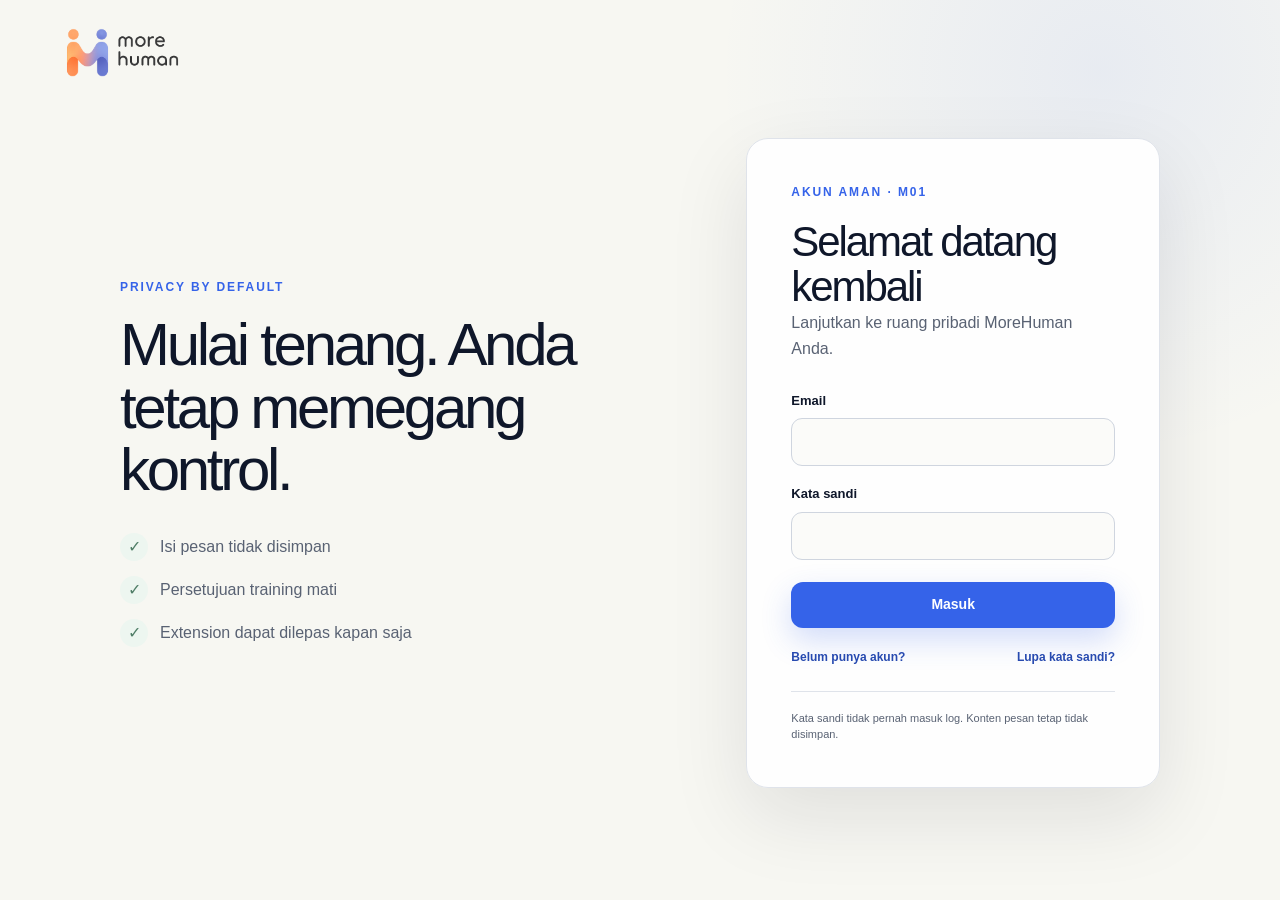
<file: login/index.html>
<!DOCTYPE html><html data-scroll-behavior="smooth" lang="id"><head><meta charSet="utf-8"/><meta name="viewport" content="width=device-width, initial-scale=1"/><link rel="preload" href="/brand/logo-more-human-transparent.png" as="image"/><link rel="stylesheet" href="/_next/static/chunks/24afsy9k_0wxf.css" data-precedence="next"/><link rel="preload" as="script" fetchPriority="low" href="/_next/static/chunks/2_q_24rani2a2.js"/><script src="/_next/static/chunks/13_akayif9_c1.js" async=""></script><script src="/_next/static/chunks/1gpt-zsr275nb.js" async=""></script><script src="/_next/static/chunks/0l4pviilz-_bm.js" async=""></script><script src="/_next/static/chunks/turbopack-0hfbeoudnsjrd.js" async=""></script><script src="/_next/static/chunks/10phx-3ayogo8.js" async=""></script><script src="/_next/static/chunks/0xh74lejcz6nw.js" async=""></script><script src="/_next/static/chunks/124ast8a6dppt.js" async=""></script><script src="/_next/static/chunks/2-3k_fhsrd-a7.js" async=""></script><script src="/_next/static/chunks/2vmv3vb3t1un4.js" async=""></script><title>More Human — Ubah Tulisan Menjadi Lebih Alami</title><meta name="description" content="More Human membantu memperbaiki tulisan menjadi Bahasa Indonesia yang lebih alami, jelas, bernuansa, dan sesuai tujuan."/><link rel="manifest" href="/manifest.webmanifest"/><meta property="og:title" content="More Human — Menghidupkan kata. Mengembalikan jiwa."/><meta property="og:description" content="Analisis pola, rewrite terverifikasi, Bahasa Indonesia, dokumen, copy, share, dan download."/><meta property="og:site_name" content="More Human"/><meta property="og:locale" content="id_ID"/><meta property="og:type" content="website"/><meta name="twitter:card" content="summary"/><meta name="twitter:title" content="More Human — Menghidupkan kata. Mengembalikan jiwa."/><meta name="twitter:description" content="Analisis pola, rewrite terverifikasi, Bahasa Indonesia, dokumen, copy, share, dan download."/><link rel="icon" href="/brand/icon-more-human.png"/><link rel="apple-touch-icon" href="/brand/icon-more-human.png"/><script src="/_next/static/chunks/0cz1d0mv5g_q7.js" noModule=""></script></head><body><div hidden=""><!--$--><!--/$--></div><!--$--><main class="auth-page shell"><a aria-label="MoreHuman home" class="brand auth-brand" href="/"><span aria-hidden="true" class="brand-mark"><img alt="" class="brand-mark__image" src="/brand/logo-more-human-transparent.png"/></span></a><div class="auth-layout"><section class="auth-promise" aria-label="Janji privasi"><p class="eyebrow">Privacy by default</p><h2>Mulai tenang. Anda tetap memegang kontrol.</h2><ul><li><span aria-hidden="true">✓</span> Isi pesan tidak disimpan</li><li><span aria-hidden="true">✓</span> Persetujuan training mati</li><li><span aria-hidden="true">✓</span> Extension dapat dilepas kapan saja</li></ul></section><section class="auth-card" aria-labelledby="auth-title"><p class="eyebrow">Akun aman · M01</p><h1 id="auth-title">Selamat datang kembali</h1><p class="auth-card__lead">Lanjutkan ke ruang pribadi MoreHuman Anda.</p><form><label>Email<input autoComplete="email" required="" type="email" name="email"/></label><label>Kata sandi<input autoComplete="current-password" minLength="10" required="" type="password" name="password"/></label><button class="button button--primary auth-submit" type="submit">Masuk</button></form><div class="auth-links"><a href="/signup">Belum punya akun?</a><a href="/forgot-password">Lupa kata sandi?</a></div><p class="auth-privacy">Kata sandi tidak pernah masuk log. Konten pesan tetap tidak disimpan.</p></section></div></main><!--$--><!--/$--><!--/$--><script src="/_next/static/chunks/2_q_24rani2a2.js" id="_R_" async=""></script><script>(self.__next_f=self.__next_f||[]).push([0])</script><script>self.__next_f.push([1,"1:I[48523,[\"/_next/static/chunks/10phx-3ayogo8.js\",\"/_next/static/chunks/0xh74lejcz6nw.js\"],\"LoadingBoundaryProvider\"]\n2:\"$Sreact.fragment\"\n3:I[48523,[\"/_next/static/chunks/10phx-3ayogo8.js\",\"/_next/static/chunks/0xh74lejcz6nw.js\"],\"default\"]\n4:I[836,[\"/_next/static/chunks/10phx-3ayogo8.js\",\"/_next/static/chunks/0xh74lejcz6nw.js\",\"/_next/static/chunks/124ast8a6dppt.js\"],\"default\"]\n5:I[70721,[\"/_next/static/chunks/10phx-3ayogo8.js\",\"/_next/static/chunks/0xh74lejcz6nw.js\"],\"default\"]\n6:I[55329,[\"/_next/static/chunks/10phx-3ayogo8.js\",\"/_next/static/chunks/0xh74lejcz6nw.js\"],\"PwaRegister\"]\n8:I[67785,[\"/_next/static/chunks/10phx-3ayogo8.js\",\"/_next/static/chunks/0xh74lejcz6nw.js\"],\"OutletBoundary\"]\n9:\"$Sreact.suspense\"\nc:I[67785,[\"/_next/static/chunks/10phx-3ayogo8.js\",\"/_next/static/chunks/0xh74lejcz6nw.js\"],\"ViewportBoundary\"]\ne:I[67785,[\"/_next/static/chunks/10phx-3ayogo8.js\",\"/_next/static/chunks/0xh74lejcz6nw.js\"],\"MetadataBoundary\"]\n10:I[90729,[\"/_next/static/chunks/10phx-3ayogo8.js\",\"/_next/static/chunks/0xh74lejcz6nw.js\"],\"default\",1]\n12:I[70730,[\"/_next/static/chunks/10phx-3ayogo8.js\",\"/_next/static/chunks/0xh74lejcz6nw.js\",\"/_next/static/chunks/2-3k_fhsrd-a7.js\",\"/_next/static/chunks/2vmv3vb3t1un4.js\"],\"\"]\n13:I[30753,[\"/_next/static/chunks/10phx-3ayogo8.js\",\"/_next/static/chunks/0xh74lejcz6nw.js\",\"/_next/static/chunks/2-3k_fhsrd-a7.js\",\"/_next/static/chunks/2vmv3vb3t1un4.js\"],\"AuthForm\"]\n14:I[62166,[\"/_next/static/chunks/10phx-3ayogo8.js\",\"/_next/static/chunks/0xh74lejcz6nw.js\"],\"IconMark\"]\n:HL[\"/_next/static/chunks/24afsy9k_0wxf.css\",\"style\"]\n:HL[\"/brand/logo-more-human-transparent.png\",\"image\"]\n"])</script><script>self.__next_f.push([1,"0:{\"P\":null,\"c\":[\"\",\"login\"],\"q\":\"\",\"i\":false,\"f\":[[[\"\",{\"children\":[\"login\",{\"children\":[\"__PAGE__\",{}]}]},\"$undefined\",\"$undefined\",20],[[\"$\",\"$L1\",null,{\"loading\":[[\"$\",\"main\",\"l\",{\"aria-busy\":\"true\",\"aria-label\":\"Memuat halaman\",\"className\":\"app-page shell\",\"children\":[[\"$\",\"div\",null,{\"className\":\"skeleton skeleton--nav\"}],[\"$\",\"div\",null,{\"className\":\"skeleton skeleton--heading\"}],[\"$\",\"div\",null,{\"className\":\"skeleton-grid\",\"children\":[[\"$\",\"div\",null,{\"className\":\"skeleton skeleton--card\"}],[\"$\",\"div\",null,{\"className\":\"skeleton skeleton--card\"}],[\"$\",\"div\",null,{\"className\":\"skeleton skeleton--card\"}]]}],[\"$\",\"span\",null,{\"className\":\"sr-only\",\"children\":\"Memuat…\"}]]}],[],[]],\"children\":[\"$\",\"$2\",\"c\",{\"children\":[[[\"$\",\"link\",\"0\",{\"rel\":\"stylesheet\",\"href\":\"/_next/static/chunks/24afsy9k_0wxf.css\",\"precedence\":\"next\",\"crossOrigin\":\"$undefined\",\"nonce\":\"$undefined\"}],[\"$\",\"script\",\"script-0\",{\"src\":\"/_next/static/chunks/10phx-3ayogo8.js\",\"async\":true,\"nonce\":\"$undefined\"}],[\"$\",\"script\",\"script-1\",{\"src\":\"/_next/static/chunks/0xh74lejcz6nw.js\",\"async\":true,\"nonce\":\"$undefined\"}]],[\"$\",\"html\",null,{\"data-scroll-behavior\":\"smooth\",\"lang\":\"id\",\"children\":[\"$\",\"body\",null,{\"children\":[[\"$\",\"$L3\",null,{\"parallelRouterKey\":\"children\",\"error\":\"$4\",\"errorStyles\":[],\"errorScripts\":[[\"$\",\"script\",\"script-0\",{\"src\":\"/_next/static/chunks/124ast8a6dppt.js\",\"async\":true}]],\"template\":[\"$\",\"$L5\",null,{}],\"templateStyles\":\"$undefined\",\"templateScripts\":\"$undefined\",\"notFound\":[[[\"$\",\"title\",null,{\"children\":\"404: This page could not be found.\"}],[\"$\",\"div\",null,{\"style\":{\"fontFamily\":\"system-ui,\\\"Segoe UI\\\",Roboto,Helvetica,Arial,sans-serif,\\\"Apple Color Emoji\\\",\\\"Segoe UI Emoji\\\"\",\"height\":\"100vh\",\"textAlign\":\"center\",\"display\":\"flex\",\"flexDirection\":\"column\",\"alignItems\":\"center\",\"justifyContent\":\"center\"},\"children\":[\"$\",\"div\",null,{\"children\":[[\"$\",\"style\",null,{\"dangerouslySetInnerHTML\":{\"__html\":\"body{color:#000;background:#fff;margin:0}.next-error-h1{border-right:1px solid rgba(0,0,0,.3)}@media (prefers-color-scheme:dark){body{color:#fff;background:#000}.next-error-h1{border-right:1px solid rgba(255,255,255,.3)}}\"}}],[\"$\",\"h1\",null,{\"className\":\"next-error-h1\",\"style\":{\"display\":\"inline-block\",\"margin\":\"0 20px 0 0\",\"padding\":\"0 23px 0 0\",\"fontSize\":24,\"fontWeight\":500,\"verticalAlign\":\"top\",\"lineHeight\":\"49px\"},\"children\":404}],[\"$\",\"div\",null,{\"style\":{\"display\":\"inline-block\"},\"children\":[\"$\",\"h2\",null,{\"style\":{\"fontSize\":14,\"fontWeight\":400,\"lineHeight\":\"49px\",\"margin\":0},\"children\":\"This page could not be found.\"}]}]]}]}]],[]],\"forbidden\":\"$undefined\",\"unauthorized\":\"$undefined\"}],[\"$\",\"$L6\",null,{}]]}]}]]}]}],{\"children\":[[\"$\",\"$2\",\"c\",{\"children\":[null,[\"$\",\"$L3\",null,{\"parallelRouterKey\":\"children\",\"error\":\"$undefined\",\"errorStyles\":\"$undefined\",\"errorScripts\":\"$undefined\",\"template\":[\"$\",\"$L5\",null,{}],\"templateStyles\":\"$undefined\",\"templateScripts\":\"$undefined\",\"notFound\":\"$undefined\",\"forbidden\":\"$undefined\",\"unauthorized\":\"$undefined\"}]]}],{\"children\":[[\"$\",\"$2\",\"c\",{\"children\":[\"$L7\",[[\"$\",\"script\",\"script-0\",{\"src\":\"/_next/static/chunks/2-3k_fhsrd-a7.js\",\"async\":true,\"nonce\":\"$undefined\"}],[\"$\",\"script\",\"script-1\",{\"src\":\"/_next/static/chunks/2vmv3vb3t1un4.js\",\"async\":true,\"nonce\":\"$undefined\"}]],[\"$\",\"$L8\",null,{\"children\":[\"$\",\"$9\",null,{\"name\":\"Next.MetadataOutlet\",\"children\":\"$@a\"}]}]]}],{},null,false,null]},null,false,\"$@b\"]},null,false,null],[\"$\",\"$2\",\"h\",{\"children\":[null,[\"$\",\"$Lc\",null,{\"children\":\"$Ld\"}],[\"$\",\"div\",null,{\"hidden\":true,\"children\":[\"$\",\"$Le\",null,{\"children\":[\"$\",\"$9\",null,{\"name\":\"Next.Metadata\",\"children\":\"$Lf\"}]}]}],null]}],false]],\"m\":\"$undefined\",\"G\":[\"$10\",[[\"$\",\"link\",\"0\",{\"rel\":\"stylesheet\",\"href\":\"/_next/static/chunks/24afsy9k_0wxf.css\",\"precedence\":\"next\",\"crossOrigin\":\"$undefined\",\"nonce\":\"$undefined\"}]]],\"S\":false,\"h\":null,\"s\":\"$undefined\",\"l\":\"$undefined\",\"p\":\"$undefined\",\"d\":\"$undefined\",\"b\":\"EItJTVn1dlJlSlubkbF0f\"}\n"])</script><script>self.__next_f.push([1,"11:[]\nb:\"$W11\"\n7:[\"$\",\"main\",null,{\"className\":\"auth-page shell\",\"children\":[[\"$\",\"$L12\",null,{\"aria-label\":\"MoreHuman home\",\"className\":\"brand auth-brand\",\"href\":\"/\",\"children\":[\"$\",\"span\",null,{\"aria-hidden\":\"true\",\"className\":\"brand-mark\",\"children\":[\"$\",\"img\",null,{\"alt\":\"\",\"className\":\"brand-mark__image\",\"src\":\"/brand/logo-more-human-transparent.png\"}]}]}],[\"$\",\"div\",null,{\"className\":\"auth-layout\",\"children\":[[\"$\",\"section\",null,{\"className\":\"auth-promise\",\"aria-label\":\"Janji privasi\",\"children\":[[\"$\",\"p\",null,{\"className\":\"eyebrow\",\"children\":\"Privacy by default\"}],[\"$\",\"h2\",null,{\"children\":\"Mulai tenang. Anda tetap memegang kontrol.\"}],[\"$\",\"ul\",null,{\"children\":[[\"$\",\"li\",null,{\"children\":[[\"$\",\"span\",null,{\"aria-hidden\":\"true\",\"children\":\"✓\"}],\" Isi pesan tidak disimpan\"]}],[\"$\",\"li\",null,{\"children\":[[\"$\",\"span\",null,{\"aria-hidden\":\"true\",\"children\":\"✓\"}],\" Persetujuan training mati\"]}],[\"$\",\"li\",null,{\"children\":[[\"$\",\"span\",null,{\"aria-hidden\":\"true\",\"children\":\"✓\"}],\" Extension dapat dilepas kapan saja\"]}]]}]]}],[null,[\"$\",\"$L13\",null,{\"mode\":\"login\",\"next\":\"$undefined\"}]]]}]]}]\nd:[[\"$\",\"meta\",\"0\",{\"charSet\":\"utf-8\"}],[\"$\",\"meta\",\"1\",{\"name\":\"viewport\",\"content\":\"width=device-width, initial-scale=1\"}]]\na:null\nf:[[\"$\",\"title\",\"0\",{\"children\":\"More Human — Ubah Tulisan Menjadi Lebih Alami\"}],[\"$\",\"meta\",\"1\",{\"name\":\"description\",\"content\":\"More Human membantu memperbaiki tulisan menjadi Bahasa Indonesia yang lebih alami, jelas, bernuansa, dan sesuai tujuan.\"}],[\"$\",\"link\",\"2\",{\"rel\":\"manifest\",\"href\":\"/manifest.webmanifest\",\"crossOrigin\":\"$undefined\"}],[\"$\",\"meta\",\"3\",{\"property\":\"og:title\",\"content\":\"More Human — Menghidupkan kata. Mengembalikan jiwa.\"}],[\"$\",\"meta\",\"4\",{\"property\":\"og:description\",\"content\":\"Analisis pola, rewrite terverifikasi, Bahasa Indonesia, dokumen, copy, share, dan download.\"}],[\"$\",\"meta\",\"5\",{\"property\":\"og:site_name\",\"content\":\"More Human\"}],[\"$\",\"meta\",\"6\",{\"property\":\"og:locale\",\"content\":\"id_ID\"}],[\"$\",\"meta\",\"7\",{\"property\":\"og:type\",\"content\":\"website\"}],[\"$\",\"meta\",\"8\",{\"name\":\"twitter:card\",\"content\":\"summary\"}],[\"$\",\"meta\",\"9\",{\"name\":\"twitter:title\",\"content\":\"More Human — Menghidupkan kata. Mengembalikan jiwa.\"}],[\"$\",\"meta\",\"10\",{\"name\":\"twitter:description\",\"content\":\"Analisis pola, rewrite terverifikasi, Bahasa Indonesia, dokumen, copy, share, dan download.\"}],[\"$\",\"link\",\"11\",{\"rel\":\"icon\",\"href\":\"/brand/icon-more-human.png\"}],[\"$\",\"link\",\"12\",{\"rel\":\"apple-touch-icon\",\"href\":\"/brand/icon-more-human.png\"}],[\"$\",\"$L14\",\"13\",{}]]\n"])</script></body></html>
</file>
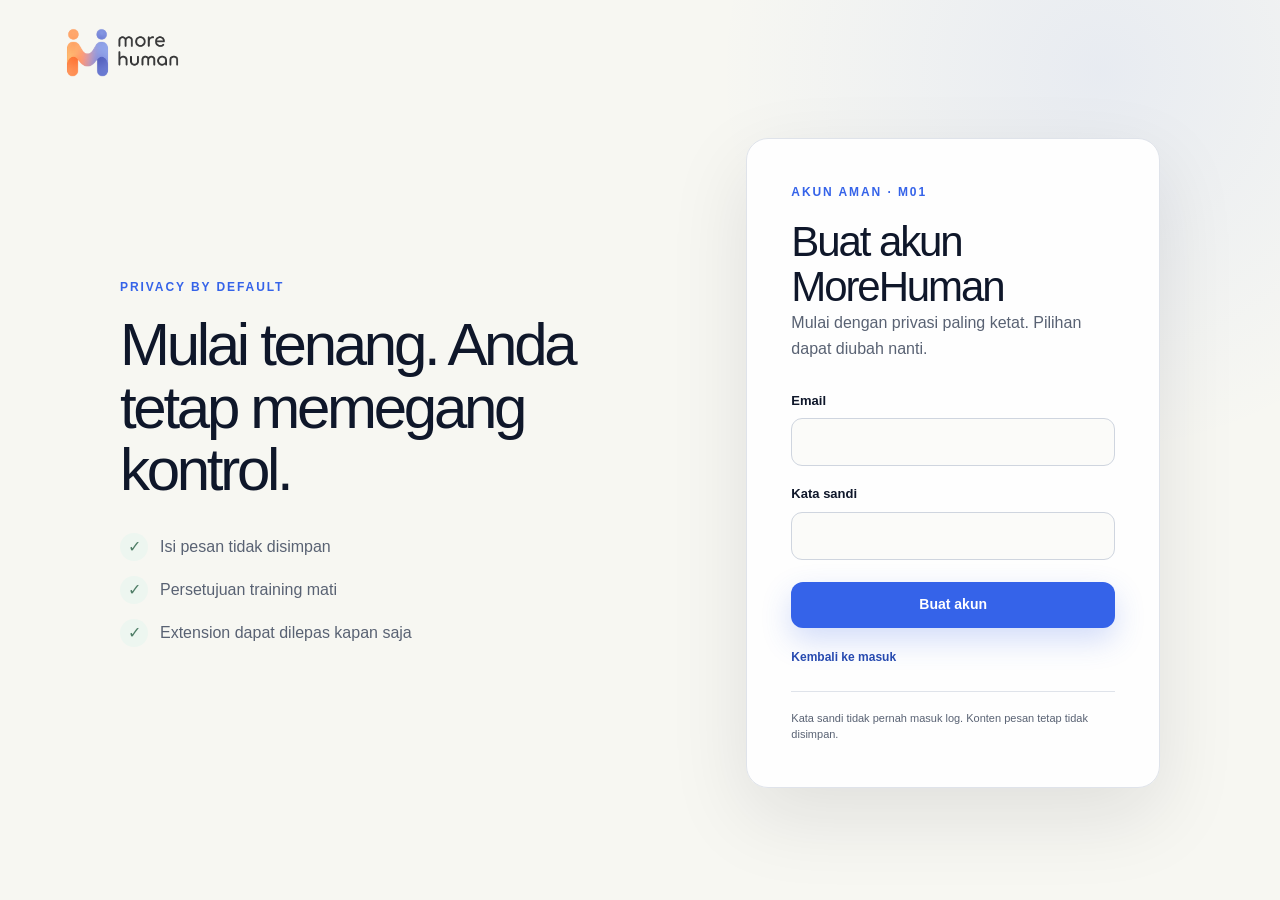
<file: signup/index.html>
<!DOCTYPE html><html data-scroll-behavior="smooth" lang="id"><head><meta charSet="utf-8"/><meta name="viewport" content="width=device-width, initial-scale=1"/><link rel="preload" href="/brand/logo-more-human-transparent.png" as="image"/><link rel="stylesheet" href="/_next/static/chunks/24afsy9k_0wxf.css" data-precedence="next"/><link rel="preload" as="script" fetchPriority="low" href="/_next/static/chunks/2_q_24rani2a2.js"/><script src="/_next/static/chunks/13_akayif9_c1.js" async=""></script><script src="/_next/static/chunks/1gpt-zsr275nb.js" async=""></script><script src="/_next/static/chunks/0l4pviilz-_bm.js" async=""></script><script src="/_next/static/chunks/turbopack-0hfbeoudnsjrd.js" async=""></script><script src="/_next/static/chunks/10phx-3ayogo8.js" async=""></script><script src="/_next/static/chunks/0xh74lejcz6nw.js" async=""></script><script src="/_next/static/chunks/124ast8a6dppt.js" async=""></script><script src="/_next/static/chunks/2-3k_fhsrd-a7.js" async=""></script><script src="/_next/static/chunks/2vmv3vb3t1un4.js" async=""></script><title>More Human — Ubah Tulisan Menjadi Lebih Alami</title><meta name="description" content="More Human membantu memperbaiki tulisan menjadi Bahasa Indonesia yang lebih alami, jelas, bernuansa, dan sesuai tujuan."/><link rel="manifest" href="/manifest.webmanifest"/><meta property="og:title" content="More Human — Menghidupkan kata. Mengembalikan jiwa."/><meta property="og:description" content="Analisis pola, rewrite terverifikasi, Bahasa Indonesia, dokumen, copy, share, dan download."/><meta property="og:site_name" content="More Human"/><meta property="og:locale" content="id_ID"/><meta property="og:type" content="website"/><meta name="twitter:card" content="summary"/><meta name="twitter:title" content="More Human — Menghidupkan kata. Mengembalikan jiwa."/><meta name="twitter:description" content="Analisis pola, rewrite terverifikasi, Bahasa Indonesia, dokumen, copy, share, dan download."/><link rel="icon" href="/brand/icon-more-human.png"/><link rel="apple-touch-icon" href="/brand/icon-more-human.png"/><script src="/_next/static/chunks/0cz1d0mv5g_q7.js" noModule=""></script></head><body><div hidden=""><!--$--><!--/$--></div><!--$--><main class="auth-page shell"><a aria-label="MoreHuman home" class="brand auth-brand" href="/"><span aria-hidden="true" class="brand-mark"><img alt="" class="brand-mark__image" src="/brand/logo-more-human-transparent.png"/></span></a><div class="auth-layout"><section class="auth-promise" aria-label="Janji privasi"><p class="eyebrow">Privacy by default</p><h2>Mulai tenang. Anda tetap memegang kontrol.</h2><ul><li><span aria-hidden="true">✓</span> Isi pesan tidak disimpan</li><li><span aria-hidden="true">✓</span> Persetujuan training mati</li><li><span aria-hidden="true">✓</span> Extension dapat dilepas kapan saja</li></ul></section><section class="auth-card" aria-labelledby="auth-title"><p class="eyebrow">Akun aman · M01</p><h1 id="auth-title">Buat akun MoreHuman</h1><p class="auth-card__lead">Mulai dengan privasi paling ketat. Pilihan dapat diubah nanti.</p><form><label>Email<input autoComplete="email" required="" type="email" name="email"/></label><label>Kata sandi<input autoComplete="new-password" minLength="10" required="" type="password" name="password"/></label><button class="button button--primary auth-submit" type="submit">Buat akun</button></form><div class="auth-links"><a href="/login">Kembali ke masuk</a></div><p class="auth-privacy">Kata sandi tidak pernah masuk log. Konten pesan tetap tidak disimpan.</p></section></div></main><!--$--><!--/$--><!--/$--><script src="/_next/static/chunks/2_q_24rani2a2.js" id="_R_" async=""></script><script>(self.__next_f=self.__next_f||[]).push([0])</script><script>self.__next_f.push([1,"1:I[48523,[\"/_next/static/chunks/10phx-3ayogo8.js\",\"/_next/static/chunks/0xh74lejcz6nw.js\"],\"LoadingBoundaryProvider\"]\n2:\"$Sreact.fragment\"\n3:I[48523,[\"/_next/static/chunks/10phx-3ayogo8.js\",\"/_next/static/chunks/0xh74lejcz6nw.js\"],\"default\"]\n4:I[836,[\"/_next/static/chunks/10phx-3ayogo8.js\",\"/_next/static/chunks/0xh74lejcz6nw.js\",\"/_next/static/chunks/124ast8a6dppt.js\"],\"default\"]\n5:I[70721,[\"/_next/static/chunks/10phx-3ayogo8.js\",\"/_next/static/chunks/0xh74lejcz6nw.js\"],\"default\"]\n6:I[55329,[\"/_next/static/chunks/10phx-3ayogo8.js\",\"/_next/static/chunks/0xh74lejcz6nw.js\"],\"PwaRegister\"]\n7:I[70730,[\"/_next/static/chunks/10phx-3ayogo8.js\",\"/_next/static/chunks/0xh74lejcz6nw.js\",\"/_next/static/chunks/2-3k_fhsrd-a7.js\",\"/_next/static/chunks/2vmv3vb3t1un4.js\"],\"\"]\n8:I[30753,[\"/_next/static/chunks/10phx-3ayogo8.js\",\"/_next/static/chunks/0xh74lejcz6nw.js\",\"/_next/static/chunks/2-3k_fhsrd-a7.js\",\"/_next/static/chunks/2vmv3vb3t1un4.js\"],\"AuthForm\"]\n9:I[67785,[\"/_next/static/chunks/10phx-3ayogo8.js\",\"/_next/static/chunks/0xh74lejcz6nw.js\"],\"OutletBoundary\"]\na:\"$Sreact.suspense\"\nd:I[67785,[\"/_next/static/chunks/10phx-3ayogo8.js\",\"/_next/static/chunks/0xh74lejcz6nw.js\"],\"ViewportBoundary\"]\nf:I[67785,[\"/_next/static/chunks/10phx-3ayogo8.js\",\"/_next/static/chunks/0xh74lejcz6nw.js\"],\"MetadataBoundary\"]\n11:I[90729,[\"/_next/static/chunks/10phx-3ayogo8.js\",\"/_next/static/chunks/0xh74lejcz6nw.js\"],\"default\",1]\n:HL[\"/_next/static/chunks/24afsy9k_0wxf.css\",\"style\"]\n:HL[\"/brand/logo-more-human-transparent.png\",\"image\"]\n"])</script><script>self.__next_f.push([1,"0:{\"P\":null,\"c\":[\"\",\"signup\"],\"q\":\"\",\"i\":false,\"f\":[[[\"\",{\"children\":[\"signup\",{\"children\":[\"__PAGE__\",{}]}]},\"$undefined\",\"$undefined\",20],[[\"$\",\"$L1\",null,{\"loading\":[[\"$\",\"main\",\"l\",{\"aria-busy\":\"true\",\"aria-label\":\"Memuat halaman\",\"className\":\"app-page shell\",\"children\":[[\"$\",\"div\",null,{\"className\":\"skeleton skeleton--nav\"}],[\"$\",\"div\",null,{\"className\":\"skeleton skeleton--heading\"}],[\"$\",\"div\",null,{\"className\":\"skeleton-grid\",\"children\":[[\"$\",\"div\",null,{\"className\":\"skeleton skeleton--card\"}],[\"$\",\"div\",null,{\"className\":\"skeleton skeleton--card\"}],[\"$\",\"div\",null,{\"className\":\"skeleton skeleton--card\"}]]}],[\"$\",\"span\",null,{\"className\":\"sr-only\",\"children\":\"Memuat…\"}]]}],[],[]],\"children\":[\"$\",\"$2\",\"c\",{\"children\":[[[\"$\",\"link\",\"0\",{\"rel\":\"stylesheet\",\"href\":\"/_next/static/chunks/24afsy9k_0wxf.css\",\"precedence\":\"next\",\"crossOrigin\":\"$undefined\",\"nonce\":\"$undefined\"}],[\"$\",\"script\",\"script-0\",{\"src\":\"/_next/static/chunks/10phx-3ayogo8.js\",\"async\":true,\"nonce\":\"$undefined\"}],[\"$\",\"script\",\"script-1\",{\"src\":\"/_next/static/chunks/0xh74lejcz6nw.js\",\"async\":true,\"nonce\":\"$undefined\"}]],[\"$\",\"html\",null,{\"data-scroll-behavior\":\"smooth\",\"lang\":\"id\",\"children\":[\"$\",\"body\",null,{\"children\":[[\"$\",\"$L3\",null,{\"parallelRouterKey\":\"children\",\"error\":\"$4\",\"errorStyles\":[],\"errorScripts\":[[\"$\",\"script\",\"script-0\",{\"src\":\"/_next/static/chunks/124ast8a6dppt.js\",\"async\":true}]],\"template\":[\"$\",\"$L5\",null,{}],\"templateStyles\":\"$undefined\",\"templateScripts\":\"$undefined\",\"notFound\":[[[\"$\",\"title\",null,{\"children\":\"404: This page could not be found.\"}],[\"$\",\"div\",null,{\"style\":{\"fontFamily\":\"system-ui,\\\"Segoe UI\\\",Roboto,Helvetica,Arial,sans-serif,\\\"Apple Color Emoji\\\",\\\"Segoe UI Emoji\\\"\",\"height\":\"100vh\",\"textAlign\":\"center\",\"display\":\"flex\",\"flexDirection\":\"column\",\"alignItems\":\"center\",\"justifyContent\":\"center\"},\"children\":[\"$\",\"div\",null,{\"children\":[[\"$\",\"style\",null,{\"dangerouslySetInnerHTML\":{\"__html\":\"body{color:#000;background:#fff;margin:0}.next-error-h1{border-right:1px solid rgba(0,0,0,.3)}@media (prefers-color-scheme:dark){body{color:#fff;background:#000}.next-error-h1{border-right:1px solid rgba(255,255,255,.3)}}\"}}],[\"$\",\"h1\",null,{\"className\":\"next-error-h1\",\"style\":{\"display\":\"inline-block\",\"margin\":\"0 20px 0 0\",\"padding\":\"0 23px 0 0\",\"fontSize\":24,\"fontWeight\":500,\"verticalAlign\":\"top\",\"lineHeight\":\"49px\"},\"children\":404}],[\"$\",\"div\",null,{\"style\":{\"display\":\"inline-block\"},\"children\":[\"$\",\"h2\",null,{\"style\":{\"fontSize\":14,\"fontWeight\":400,\"lineHeight\":\"49px\",\"margin\":0},\"children\":\"This page could not be found.\"}]}]]}]}]],[]],\"forbidden\":\"$undefined\",\"unauthorized\":\"$undefined\"}],[\"$\",\"$L6\",null,{}]]}]}]]}]}],{\"children\":[[\"$\",\"$2\",\"c\",{\"children\":[null,[\"$\",\"$L3\",null,{\"parallelRouterKey\":\"children\",\"error\":\"$undefined\",\"errorStyles\":\"$undefined\",\"errorScripts\":\"$undefined\",\"template\":[\"$\",\"$L5\",null,{}],\"templateStyles\":\"$undefined\",\"templateScripts\":\"$undefined\",\"notFound\":\"$undefined\",\"forbidden\":\"$undefined\",\"unauthorized\":\"$undefined\"}]]}],{\"children\":[[\"$\",\"$2\",\"c\",{\"children\":[[\"$\",\"main\",null,{\"className\":\"auth-page shell\",\"children\":[[\"$\",\"$L7\",null,{\"aria-label\":\"MoreHuman home\",\"className\":\"brand auth-brand\",\"href\":\"/\",\"children\":[\"$\",\"span\",null,{\"aria-hidden\":\"true\",\"className\":\"brand-mark\",\"children\":[\"$\",\"img\",null,{\"alt\":\"\",\"className\":\"brand-mark__image\",\"src\":\"/brand/logo-more-human-transparent.png\"}]}]}],[\"$\",\"div\",null,{\"className\":\"auth-layout\",\"children\":[[\"$\",\"section\",null,{\"className\":\"auth-promise\",\"aria-label\":\"Janji privasi\",\"children\":[[\"$\",\"p\",null,{\"className\":\"eyebrow\",\"children\":\"Privacy by default\"}],[\"$\",\"h2\",null,{\"children\":\"Mulai tenang. Anda tetap memegang kontrol.\"}],[\"$\",\"ul\",null,{\"children\":[[\"$\",\"li\",null,{\"children\":[[\"$\",\"span\",null,{\"aria-hidden\":\"true\",\"children\":\"✓\"}],\" Isi pesan tidak disimpan\"]}],[\"$\",\"li\",null,{\"children\":[[\"$\",\"span\",null,{\"aria-hidden\":\"true\",\"children\":\"✓\"}],\" Persetujuan training mati\"]}],[\"$\",\"li\",null,{\"children\":[[\"$\",\"span\",null,{\"aria-hidden\":\"true\",\"children\":\"✓\"}],\" Extension dapat dilepas kapan saja\"]}]]}]]}],[\"$\",\"$L8\",null,{\"mode\":\"signup\"}]]}]]}],[[\"$\",\"script\",\"script-0\",{\"src\":\"/_next/static/chunks/2-3k_fhsrd-a7.js\",\"async\":true,\"nonce\":\"$undefined\"}],[\"$\",\"script\",\"script-1\",{\"src\":\"/_next/static/chunks/2vmv3vb3t1un4.js\",\"async\":true,\"nonce\":\"$undefined\"}]],[\"$\",\"$L9\",null,{\"children\":[\"$\",\"$a\",null,{\"name\":\"Next.MetadataOutlet\",\"children\":\"$@b\"}]}]]}],{},null,false,null]},null,false,\"$@c\"]},null,false,null],[\"$\",\"$2\",\"h\",{\"children\":[null,[\"$\",\"$Ld\",null,{\"children\":\"$Le\"}],[\"$\",\"div\",null,{\"hidden\":true,\"children\":[\"$\",\"$Lf\",null,{\"children\":[\"$\",\"$a\",null,{\"name\":\"Next.Metadata\",\"children\":\"$L10\"}]}]}],null]}],false]],\"m\":\"$undefined\",\"G\":[\"$11\",[[\"$\",\"link\",\"0\",{\"rel\":\"stylesheet\",\"href\":\"/_next/static/chunks/24afsy9k_0wxf.css\",\"precedence\":\"next\",\"crossOrigin\":\"$undefined\",\"nonce\":\"$undefined\"}]]],\"S\":true,\"h\":null,\"s\":\"$undefined\",\"l\":\"$undefined\",\"p\":\"$undefined\",\"d\":\"$undefined\",\"b\":\"EItJTVn1dlJlSlubkbF0f\"}\n"])</script><script>self.__next_f.push([1,"12:[]\nc:\"$W12\"\n"])</script><script>self.__next_f.push([1,"e:[[\"$\",\"meta\",\"0\",{\"charSet\":\"utf-8\"}],[\"$\",\"meta\",\"1\",{\"name\":\"viewport\",\"content\":\"width=device-width, initial-scale=1\"}]]\n"])</script><script>self.__next_f.push([1,"13:I[62166,[\"/_next/static/chunks/10phx-3ayogo8.js\",\"/_next/static/chunks/0xh74lejcz6nw.js\"],\"IconMark\"]\nb:null\n10:[[\"$\",\"title\",\"0\",{\"children\":\"More Human — Ubah Tulisan Menjadi Lebih Alami\"}],[\"$\",\"meta\",\"1\",{\"name\":\"description\",\"content\":\"More Human membantu memperbaiki tulisan menjadi Bahasa Indonesia yang lebih alami, jelas, bernuansa, dan sesuai tujuan.\"}],[\"$\",\"link\",\"2\",{\"rel\":\"manifest\",\"href\":\"/manifest.webmanifest\",\"crossOrigin\":\"$undefined\"}],[\"$\",\"meta\",\"3\",{\"property\":\"og:title\",\"content\":\"More Human — Menghidupkan kata. Mengembalikan jiwa.\"}],[\"$\",\"meta\",\"4\",{\"property\":\"og:description\",\"content\":\"Analisis pola, rewrite terverifikasi, Bahasa Indonesia, dokumen, copy, share, dan download.\"}],[\"$\",\"meta\",\"5\",{\"property\":\"og:site_name\",\"content\":\"More Human\"}],[\"$\",\"meta\",\"6\",{\"property\":\"og:locale\",\"content\":\"id_ID\"}],[\"$\",\"meta\",\"7\",{\"property\":\"og:type\",\"content\":\"website\"}],[\"$\",\"meta\",\"8\",{\"name\":\"twitter:card\",\"content\":\"summary\"}],[\"$\",\"meta\",\"9\",{\"name\":\"twitter:title\",\"content\":\"More Human — Menghidupkan kata. Mengembalikan jiwa.\"}],[\"$\",\"meta\",\"10\",{\"name\":\"twitter:description\",\"content\":\"Analisis pola, rewrite terverifikasi, Bahasa Indonesia, dokumen, copy, share, dan download.\"}],[\"$\",\"link\",\"11\",{\"rel\":\"icon\",\"href\":\"/brand/icon-more-human.png\"}],[\"$\",\"link\",\"12\",{\"rel\":\"apple-touch-icon\",\"href\":\"/brand/icon-more-human.png\"}],[\"$\",\"$L13\",\"13\",{}]]\n"])</script></body></html>
</file>
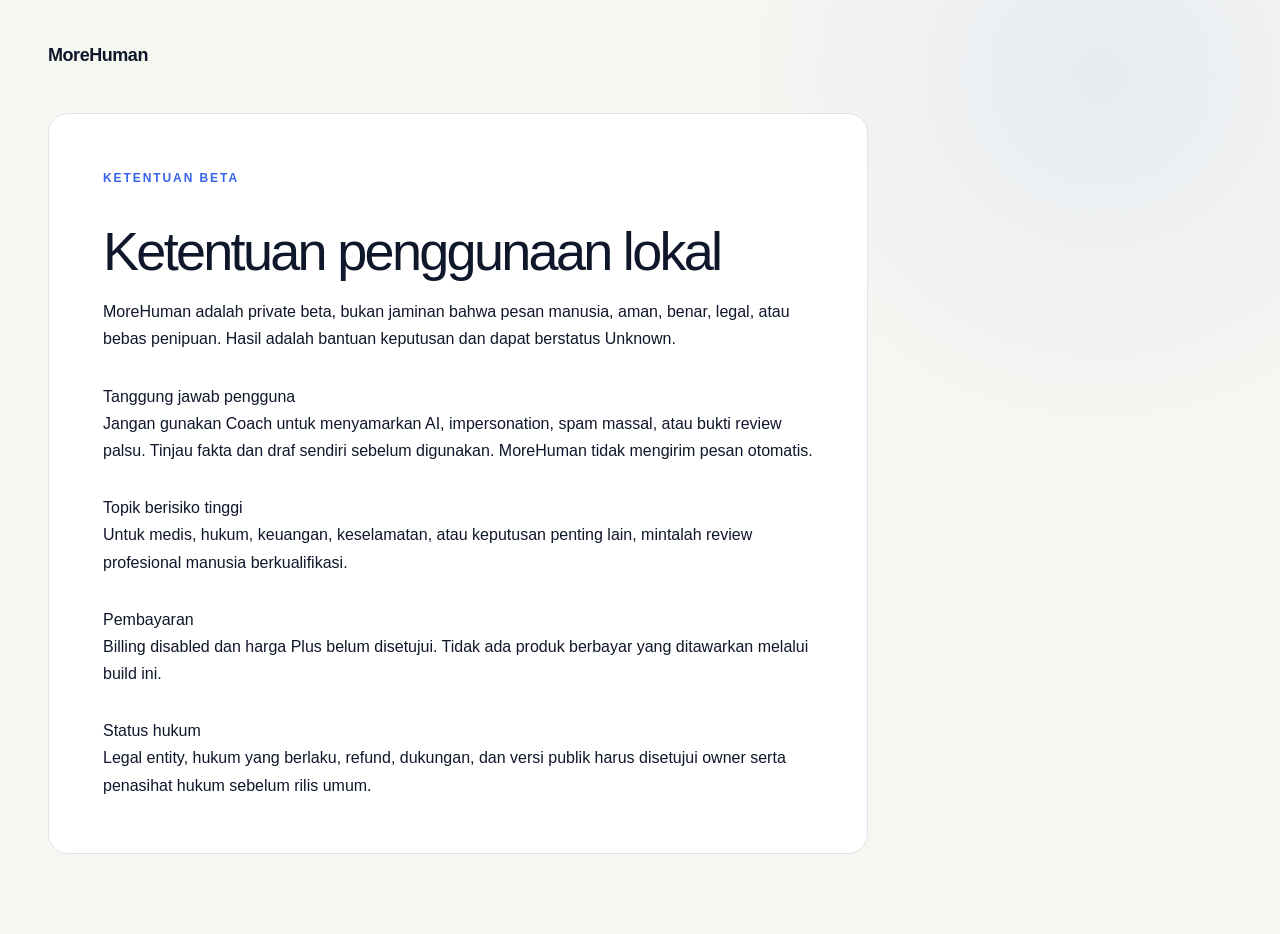
<file: terms/index.html>
<!DOCTYPE html><html data-scroll-behavior="smooth" lang="id"><head><meta charSet="utf-8"/><meta name="viewport" content="width=device-width, initial-scale=1"/><link rel="stylesheet" href="/_next/static/chunks/24afsy9k_0wxf.css" data-precedence="next"/><link rel="preload" as="script" fetchPriority="low" href="/_next/static/chunks/2_q_24rani2a2.js"/><script src="/_next/static/chunks/13_akayif9_c1.js" async=""></script><script src="/_next/static/chunks/1gpt-zsr275nb.js" async=""></script><script src="/_next/static/chunks/0l4pviilz-_bm.js" async=""></script><script src="/_next/static/chunks/turbopack-0hfbeoudnsjrd.js" async=""></script><script src="/_next/static/chunks/10phx-3ayogo8.js" async=""></script><script src="/_next/static/chunks/0xh74lejcz6nw.js" async=""></script><script src="/_next/static/chunks/124ast8a6dppt.js" async=""></script><script src="/_next/static/chunks/01487bh2di7l9.js" async=""></script><title>More Human — Ubah Tulisan Menjadi Lebih Alami</title><meta name="description" content="More Human membantu memperbaiki tulisan menjadi Bahasa Indonesia yang lebih alami, jelas, bernuansa, dan sesuai tujuan."/><link rel="manifest" href="/manifest.webmanifest"/><meta property="og:title" content="More Human — Menghidupkan kata. Mengembalikan jiwa."/><meta property="og:description" content="Analisis pola, rewrite terverifikasi, Bahasa Indonesia, dokumen, copy, share, dan download."/><meta property="og:site_name" content="More Human"/><meta property="og:locale" content="id_ID"/><meta property="og:type" content="website"/><meta name="twitter:card" content="summary"/><meta name="twitter:title" content="More Human — Menghidupkan kata. Mengembalikan jiwa."/><meta name="twitter:description" content="Analisis pola, rewrite terverifikasi, Bahasa Indonesia, dokumen, copy, share, dan download."/><link rel="icon" href="/brand/icon-more-human.png"/><link rel="apple-touch-icon" href="/brand/icon-more-human.png"/><script src="/_next/static/chunks/0cz1d0mv5g_q7.js" noModule=""></script></head><body><div hidden=""><!--$--><!--/$--></div><!--$--><main class="legal-page shell"><a class="brand" href="/">MoreHuman</a><article><p class="eyebrow">Ketentuan beta</p><h1>Ketentuan penggunaan lokal</h1><p>MoreHuman adalah private beta, bukan jaminan bahwa pesan manusia, aman, benar, legal, atau bebas penipuan. Hasil adalah bantuan keputusan dan dapat berstatus Unknown.</p><h2>Tanggung jawab pengguna</h2><p>Jangan gunakan Coach untuk menyamarkan AI, impersonation, spam massal, atau bukti review palsu. Tinjau fakta dan draf sendiri sebelum digunakan. MoreHuman tidak mengirim pesan otomatis.</p><h2>Topik berisiko tinggi</h2><p>Untuk medis, hukum, keuangan, keselamatan, atau keputusan penting lain, mintalah review profesional manusia berkualifikasi.</p><h2>Pembayaran</h2><p>Billing disabled dan harga Plus belum disetujui. Tidak ada produk berbayar yang ditawarkan melalui build ini.</p><h2>Status hukum</h2><p>Legal entity, hukum yang berlaku, refund, dukungan, dan versi publik harus disetujui owner serta penasihat hukum sebelum rilis umum.</p></article></main><!--$--><!--/$--><!--/$--><script src="/_next/static/chunks/2_q_24rani2a2.js" id="_R_" async=""></script><script>(self.__next_f=self.__next_f||[]).push([0])</script><script>self.__next_f.push([1,"1:I[48523,[\"/_next/static/chunks/10phx-3ayogo8.js\",\"/_next/static/chunks/0xh74lejcz6nw.js\"],\"LoadingBoundaryProvider\"]\n2:\"$Sreact.fragment\"\n3:I[48523,[\"/_next/static/chunks/10phx-3ayogo8.js\",\"/_next/static/chunks/0xh74lejcz6nw.js\"],\"default\"]\n4:I[836,[\"/_next/static/chunks/10phx-3ayogo8.js\",\"/_next/static/chunks/0xh74lejcz6nw.js\",\"/_next/static/chunks/124ast8a6dppt.js\"],\"default\"]\n5:I[70721,[\"/_next/static/chunks/10phx-3ayogo8.js\",\"/_next/static/chunks/0xh74lejcz6nw.js\"],\"default\"]\n6:I[55329,[\"/_next/static/chunks/10phx-3ayogo8.js\",\"/_next/static/chunks/0xh74lejcz6nw.js\"],\"PwaRegister\"]\n7:I[70730,[\"/_next/static/chunks/10phx-3ayogo8.js\",\"/_next/static/chunks/0xh74lejcz6nw.js\",\"/_next/static/chunks/01487bh2di7l9.js\"],\"\"]\n8:I[67785,[\"/_next/static/chunks/10phx-3ayogo8.js\",\"/_next/static/chunks/0xh74lejcz6nw.js\"],\"OutletBoundary\"]\n9:\"$Sreact.suspense\"\nc:I[67785,[\"/_next/static/chunks/10phx-3ayogo8.js\",\"/_next/static/chunks/0xh74lejcz6nw.js\"],\"ViewportBoundary\"]\nf:I[90729,[\"/_next/static/chunks/10phx-3ayogo8.js\",\"/_next/static/chunks/0xh74lejcz6nw.js\"],\"default\",1]\n:HL[\"/_next/static/chunks/24afsy9k_0wxf.css\",\"style\"]\n"])</script><script>self.__next_f.push([1,"0:{\"P\":null,\"c\":[\"\",\"terms\"],\"q\":\"\",\"i\":false,\"f\":[[[\"\",{\"children\":[\"terms\",{\"children\":[\"__PAGE__\",{}]}]},\"$undefined\",\"$undefined\",20],[[\"$\",\"$L1\",null,{\"loading\":[[\"$\",\"main\",\"l\",{\"aria-busy\":\"true\",\"aria-label\":\"Memuat halaman\",\"className\":\"app-page shell\",\"children\":[[\"$\",\"div\",null,{\"className\":\"skeleton skeleton--nav\"}],[\"$\",\"div\",null,{\"className\":\"skeleton skeleton--heading\"}],[\"$\",\"div\",null,{\"className\":\"skeleton-grid\",\"children\":[[\"$\",\"div\",null,{\"className\":\"skeleton skeleton--card\"}],[\"$\",\"div\",null,{\"className\":\"skeleton skeleton--card\"}],[\"$\",\"div\",null,{\"className\":\"skeleton skeleton--card\"}]]}],[\"$\",\"span\",null,{\"className\":\"sr-only\",\"children\":\"Memuat…\"}]]}],[],[]],\"children\":[\"$\",\"$2\",\"c\",{\"children\":[[[\"$\",\"link\",\"0\",{\"rel\":\"stylesheet\",\"href\":\"/_next/static/chunks/24afsy9k_0wxf.css\",\"precedence\":\"next\",\"crossOrigin\":\"$undefined\",\"nonce\":\"$undefined\"}],[\"$\",\"script\",\"script-0\",{\"src\":\"/_next/static/chunks/10phx-3ayogo8.js\",\"async\":true,\"nonce\":\"$undefined\"}],[\"$\",\"script\",\"script-1\",{\"src\":\"/_next/static/chunks/0xh74lejcz6nw.js\",\"async\":true,\"nonce\":\"$undefined\"}]],[\"$\",\"html\",null,{\"data-scroll-behavior\":\"smooth\",\"lang\":\"id\",\"children\":[\"$\",\"body\",null,{\"children\":[[\"$\",\"$L3\",null,{\"parallelRouterKey\":\"children\",\"error\":\"$4\",\"errorStyles\":[],\"errorScripts\":[[\"$\",\"script\",\"script-0\",{\"src\":\"/_next/static/chunks/124ast8a6dppt.js\",\"async\":true}]],\"template\":[\"$\",\"$L5\",null,{}],\"templateStyles\":\"$undefined\",\"templateScripts\":\"$undefined\",\"notFound\":[[[\"$\",\"title\",null,{\"children\":\"404: This page could not be found.\"}],[\"$\",\"div\",null,{\"style\":{\"fontFamily\":\"system-ui,\\\"Segoe UI\\\",Roboto,Helvetica,Arial,sans-serif,\\\"Apple Color Emoji\\\",\\\"Segoe UI Emoji\\\"\",\"height\":\"100vh\",\"textAlign\":\"center\",\"display\":\"flex\",\"flexDirection\":\"column\",\"alignItems\":\"center\",\"justifyContent\":\"center\"},\"children\":[\"$\",\"div\",null,{\"children\":[[\"$\",\"style\",null,{\"dangerouslySetInnerHTML\":{\"__html\":\"body{color:#000;background:#fff;margin:0}.next-error-h1{border-right:1px solid rgba(0,0,0,.3)}@media (prefers-color-scheme:dark){body{color:#fff;background:#000}.next-error-h1{border-right:1px solid rgba(255,255,255,.3)}}\"}}],[\"$\",\"h1\",null,{\"className\":\"next-error-h1\",\"style\":{\"display\":\"inline-block\",\"margin\":\"0 20px 0 0\",\"padding\":\"0 23px 0 0\",\"fontSize\":24,\"fontWeight\":500,\"verticalAlign\":\"top\",\"lineHeight\":\"49px\"},\"children\":404}],[\"$\",\"div\",null,{\"style\":{\"display\":\"inline-block\"},\"children\":[\"$\",\"h2\",null,{\"style\":{\"fontSize\":14,\"fontWeight\":400,\"lineHeight\":\"49px\",\"margin\":0},\"children\":\"This page could not be found.\"}]}]]}]}]],[]],\"forbidden\":\"$undefined\",\"unauthorized\":\"$undefined\"}],[\"$\",\"$L6\",null,{}]]}]}]]}]}],{\"children\":[[\"$\",\"$2\",\"c\",{\"children\":[null,[\"$\",\"$L3\",null,{\"parallelRouterKey\":\"children\",\"error\":\"$undefined\",\"errorStyles\":\"$undefined\",\"errorScripts\":\"$undefined\",\"template\":[\"$\",\"$L5\",null,{}],\"templateStyles\":\"$undefined\",\"templateScripts\":\"$undefined\",\"notFound\":\"$undefined\",\"forbidden\":\"$undefined\",\"unauthorized\":\"$undefined\"}]]}],{\"children\":[[\"$\",\"$2\",\"c\",{\"children\":[[\"$\",\"main\",null,{\"className\":\"legal-page shell\",\"children\":[[\"$\",\"$L7\",null,{\"className\":\"brand\",\"href\":\"/\",\"children\":\"MoreHuman\"}],[\"$\",\"article\",null,{\"children\":[[\"$\",\"p\",null,{\"className\":\"eyebrow\",\"children\":\"Ketentuan beta\"}],[\"$\",\"h1\",null,{\"children\":\"Ketentuan penggunaan lokal\"}],[\"$\",\"p\",null,{\"children\":\"MoreHuman adalah private beta, bukan jaminan bahwa pesan manusia, aman, benar, legal, atau bebas penipuan. Hasil adalah bantuan keputusan dan dapat berstatus Unknown.\"}],[\"$\",\"h2\",null,{\"children\":\"Tanggung jawab pengguna\"}],[\"$\",\"p\",null,{\"children\":\"Jangan gunakan Coach untuk menyamarkan AI, impersonation, spam massal, atau bukti review palsu. Tinjau fakta dan draf sendiri sebelum digunakan. MoreHuman tidak mengirim pesan otomatis.\"}],[\"$\",\"h2\",null,{\"children\":\"Topik berisiko tinggi\"}],[\"$\",\"p\",null,{\"children\":\"Untuk medis, hukum, keuangan, keselamatan, atau keputusan penting lain, mintalah review profesional manusia berkualifikasi.\"}],[\"$\",\"h2\",null,{\"children\":\"Pembayaran\"}],[\"$\",\"p\",null,{\"children\":\"Billing disabled dan harga Plus belum disetujui. Tidak ada produk berbayar yang ditawarkan melalui build ini.\"}],[\"$\",\"h2\",null,{\"children\":\"Status hukum\"}],[\"$\",\"p\",null,{\"children\":\"Legal entity, hukum yang berlaku, refund, dukungan, dan versi publik harus disetujui owner serta penasihat hukum sebelum rilis umum.\"}]]}]]}],[[\"$\",\"script\",\"script-0\",{\"src\":\"/_next/static/chunks/01487bh2di7l9.js\",\"async\":true,\"nonce\":\"$undefined\"}]],[\"$\",\"$L8\",null,{\"children\":[\"$\",\"$9\",null,{\"name\":\"Next.MetadataOutlet\",\"children\":\"$@a\"}]}]]}],{},null,false,null]},null,false,\"$@b\"]},null,false,null],[\"$\",\"$2\",\"h\",{\"children\":[null,[\"$\",\"$Lc\",null,{\"children\":\"$Ld\"}],[\"$\",\"div\",null,{\"hidden\":true,\"children\":\"$Le\"}],null]}],false]],\"m\":\"$undefined\",\"G\":[\"$f\",[\"$L10\"]],\"S\":true,\"h\":null,\"s\":\"$undefined\",\"l\":\"$undefined\",\"p\":\"$undefined\",\"d\":\"$undefined\",\"b\":\"EItJTVn1dlJlSlubkbF0f\"}\n"])</script><script>self.__next_f.push([1,"12:I[67785,[\"/_next/static/chunks/10phx-3ayogo8.js\",\"/_next/static/chunks/0xh74lejcz6nw.js\"],\"MetadataBoundary\"]\n11:[]\nb:\"$W11\"\ne:[\"$\",\"$L12\",null,{\"children\":[\"$\",\"$9\",null,{\"name\":\"Next.Metadata\",\"children\":\"$L13\"}]}]\n10:[\"$\",\"link\",\"0\",{\"rel\":\"stylesheet\",\"href\":\"/_next/static/chunks/24afsy9k_0wxf.css\",\"precedence\":\"next\",\"crossOrigin\":\"$undefined\",\"nonce\":\"$undefined\"}]\n"])</script><script>self.__next_f.push([1,"d:[[\"$\",\"meta\",\"0\",{\"charSet\":\"utf-8\"}],[\"$\",\"meta\",\"1\",{\"name\":\"viewport\",\"content\":\"width=device-width, initial-scale=1\"}]]\n"])</script><script>self.__next_f.push([1,"14:I[62166,[\"/_next/static/chunks/10phx-3ayogo8.js\",\"/_next/static/chunks/0xh74lejcz6nw.js\"],\"IconMark\"]\na:null\n13:[[\"$\",\"title\",\"0\",{\"children\":\"More Human — Ubah Tulisan Menjadi Lebih Alami\"}],[\"$\",\"meta\",\"1\",{\"name\":\"description\",\"content\":\"More Human membantu memperbaiki tulisan menjadi Bahasa Indonesia yang lebih alami, jelas, bernuansa, dan sesuai tujuan.\"}],[\"$\",\"link\",\"2\",{\"rel\":\"manifest\",\"href\":\"/manifest.webmanifest\",\"crossOrigin\":\"$undefined\"}],[\"$\",\"meta\",\"3\",{\"property\":\"og:title\",\"content\":\"More Human — Menghidupkan kata. Mengembalikan jiwa.\"}],[\"$\",\"meta\",\"4\",{\"property\":\"og:description\",\"content\":\"Analisis pola, rewrite terverifikasi, Bahasa Indonesia, dokumen, copy, share, dan download.\"}],[\"$\",\"meta\",\"5\",{\"property\":\"og:site_name\",\"content\":\"More Human\"}],[\"$\",\"meta\",\"6\",{\"property\":\"og:locale\",\"content\":\"id_ID\"}],[\"$\",\"meta\",\"7\",{\"property\":\"og:type\",\"content\":\"website\"}],[\"$\",\"meta\",\"8\",{\"name\":\"twitter:card\",\"content\":\"summary\"}],[\"$\",\"meta\",\"9\",{\"name\":\"twitter:title\",\"content\":\"More Human — Menghidupkan kata. Mengembalikan jiwa.\"}],[\"$\",\"meta\",\"10\",{\"name\":\"twitter:description\",\"content\":\"Analisis pola, rewrite terverifikasi, Bahasa Indonesia, dokumen, copy, share, dan download.\"}],[\"$\",\"link\",\"11\",{\"rel\":\"icon\",\"href\":\"/brand/icon-more-human.png\"}],[\"$\",\"link\",\"12\",{\"rel\":\"apple-touch-icon\",\"href\":\"/brand/icon-more-human.png\"}],[\"$\",\"$L14\",\"13\",{}]]\n"])</script></body></html>
</file>
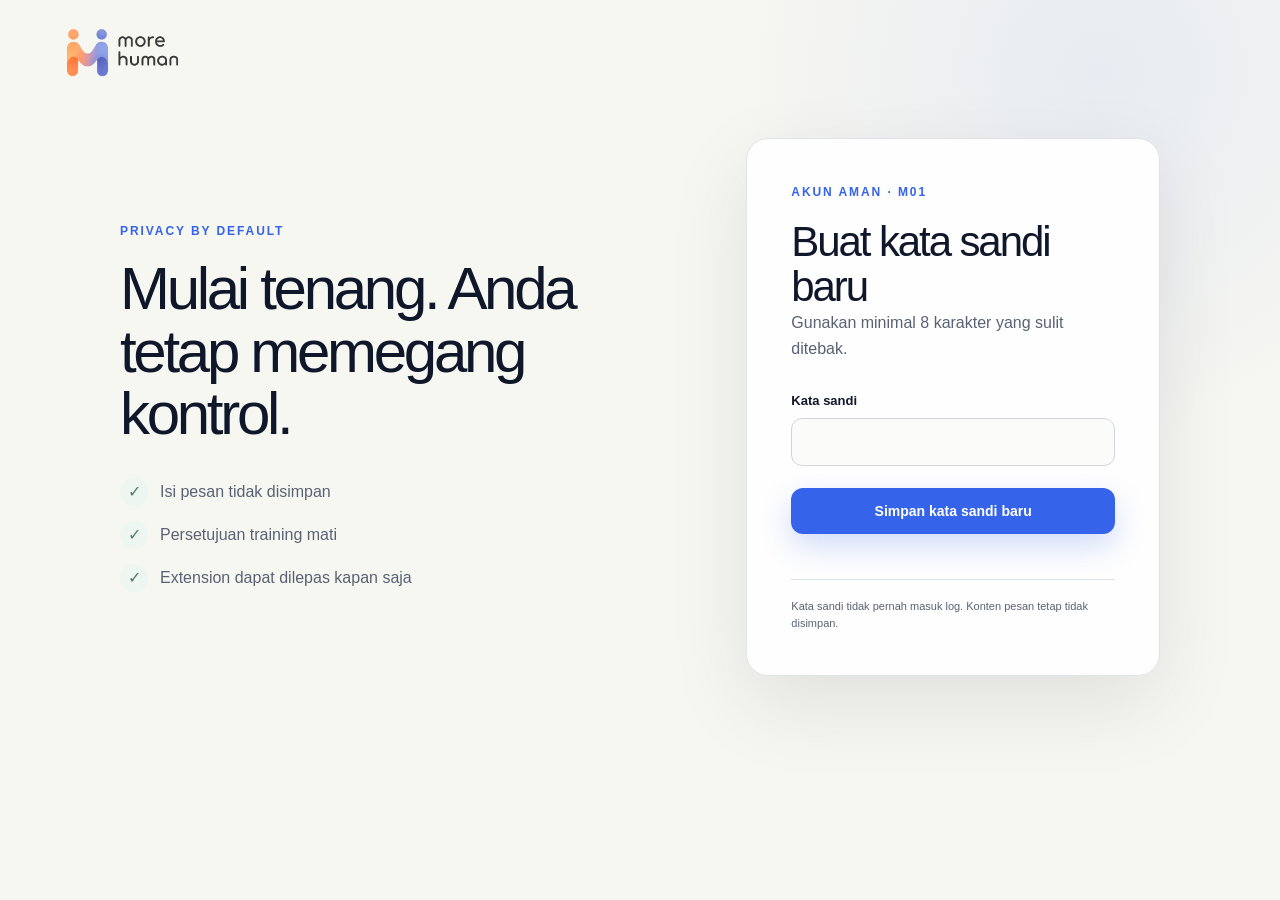
<file: update-password/index.html>
<!DOCTYPE html><html data-scroll-behavior="smooth" lang="id"><head><meta charSet="utf-8"/><meta name="viewport" content="width=device-width, initial-scale=1"/><link rel="preload" href="/brand/logo-more-human-transparent.png" as="image"/><link rel="stylesheet" href="/_next/static/chunks/24afsy9k_0wxf.css" data-precedence="next"/><link rel="preload" as="script" fetchPriority="low" href="/_next/static/chunks/2_q_24rani2a2.js"/><script src="/_next/static/chunks/13_akayif9_c1.js" async=""></script><script src="/_next/static/chunks/1gpt-zsr275nb.js" async=""></script><script src="/_next/static/chunks/0l4pviilz-_bm.js" async=""></script><script src="/_next/static/chunks/turbopack-0hfbeoudnsjrd.js" async=""></script><script src="/_next/static/chunks/10phx-3ayogo8.js" async=""></script><script src="/_next/static/chunks/0xh74lejcz6nw.js" async=""></script><script src="/_next/static/chunks/124ast8a6dppt.js" async=""></script><script src="/_next/static/chunks/2-3k_fhsrd-a7.js" async=""></script><script src="/_next/static/chunks/2vmv3vb3t1un4.js" async=""></script><title>More Human — Ubah Tulisan Menjadi Lebih Alami</title><meta name="description" content="More Human membantu memperbaiki tulisan menjadi Bahasa Indonesia yang lebih alami, jelas, bernuansa, dan sesuai tujuan."/><link rel="manifest" href="/manifest.webmanifest"/><meta property="og:title" content="More Human — Menghidupkan kata. Mengembalikan jiwa."/><meta property="og:description" content="Analisis pola, rewrite terverifikasi, Bahasa Indonesia, dokumen, copy, share, dan download."/><meta property="og:site_name" content="More Human"/><meta property="og:locale" content="id_ID"/><meta property="og:type" content="website"/><meta name="twitter:card" content="summary"/><meta name="twitter:title" content="More Human — Menghidupkan kata. Mengembalikan jiwa."/><meta name="twitter:description" content="Analisis pola, rewrite terverifikasi, Bahasa Indonesia, dokumen, copy, share, dan download."/><link rel="icon" href="/brand/icon-more-human.png"/><link rel="apple-touch-icon" href="/brand/icon-more-human.png"/><script src="/_next/static/chunks/0cz1d0mv5g_q7.js" noModule=""></script></head><body><div hidden=""><!--$--><!--/$--></div><!--$--><main class="auth-page shell"><a aria-label="MoreHuman home" class="brand auth-brand" href="/"><span aria-hidden="true" class="brand-mark"><img alt="" class="brand-mark__image" src="/brand/logo-more-human-transparent.png"/></span></a><div class="auth-layout"><section class="auth-promise" aria-label="Janji privasi"><p class="eyebrow">Privacy by default</p><h2>Mulai tenang. Anda tetap memegang kontrol.</h2><ul><li><span aria-hidden="true">✓</span> Isi pesan tidak disimpan</li><li><span aria-hidden="true">✓</span> Persetujuan training mati</li><li><span aria-hidden="true">✓</span> Extension dapat dilepas kapan saja</li></ul></section><section class="auth-card" aria-labelledby="auth-title"><p class="eyebrow">Akun aman · M01</p><h1 id="auth-title">Buat kata sandi baru</h1><p class="auth-card__lead">Gunakan minimal 8 karakter yang sulit ditebak.</p><form><label>Kata sandi<input autoComplete="new-password" minLength="10" required="" type="password" name="password"/></label><button class="button button--primary auth-submit" type="submit">Simpan kata sandi baru</button></form><div class="auth-links"></div><p class="auth-privacy">Kata sandi tidak pernah masuk log. Konten pesan tetap tidak disimpan.</p></section></div></main><!--$--><!--/$--><!--/$--><script src="/_next/static/chunks/2_q_24rani2a2.js" id="_R_" async=""></script><script>(self.__next_f=self.__next_f||[]).push([0])</script><script>self.__next_f.push([1,"1:I[48523,[\"/_next/static/chunks/10phx-3ayogo8.js\",\"/_next/static/chunks/0xh74lejcz6nw.js\"],\"LoadingBoundaryProvider\"]\n2:\"$Sreact.fragment\"\n3:I[48523,[\"/_next/static/chunks/10phx-3ayogo8.js\",\"/_next/static/chunks/0xh74lejcz6nw.js\"],\"default\"]\n4:I[836,[\"/_next/static/chunks/10phx-3ayogo8.js\",\"/_next/static/chunks/0xh74lejcz6nw.js\",\"/_next/static/chunks/124ast8a6dppt.js\"],\"default\"]\n5:I[70721,[\"/_next/static/chunks/10phx-3ayogo8.js\",\"/_next/static/chunks/0xh74lejcz6nw.js\"],\"default\"]\n6:I[55329,[\"/_next/static/chunks/10phx-3ayogo8.js\",\"/_next/static/chunks/0xh74lejcz6nw.js\"],\"PwaRegister\"]\n7:I[70730,[\"/_next/static/chunks/10phx-3ayogo8.js\",\"/_next/static/chunks/0xh74lejcz6nw.js\",\"/_next/static/chunks/2-3k_fhsrd-a7.js\",\"/_next/static/chunks/2vmv3vb3t1un4.js\"],\"\"]\n8:I[30753,[\"/_next/static/chunks/10phx-3ayogo8.js\",\"/_next/static/chunks/0xh74lejcz6nw.js\",\"/_next/static/chunks/2-3k_fhsrd-a7.js\",\"/_next/static/chunks/2vmv3vb3t1un4.js\"],\"AuthForm\"]\n9:I[67785,[\"/_next/static/chunks/10phx-3ayogo8.js\",\"/_next/static/chunks/0xh74lejcz6nw.js\"],\"OutletBoundary\"]\na:\"$Sreact.suspense\"\nd:I[67785,[\"/_next/static/chunks/10phx-3ayogo8.js\",\"/_next/static/chunks/0xh74lejcz6nw.js\"],\"ViewportBoundary\"]\nf:I[67785,[\"/_next/static/chunks/10phx-3ayogo8.js\",\"/_next/static/chunks/0xh74lejcz6nw.js\"],\"MetadataBoundary\"]\n11:I[90729,[\"/_next/static/chunks/10phx-3ayogo8.js\",\"/_next/static/chunks/0xh74lejcz6nw.js\"],\"default\",1]\n13:I[62166,[\"/_next/static/chunks/10phx-3ayogo8.js\",\"/_next/static/chunks/0xh74lejcz6nw.js\"],\"IconMark\"]\n:HL[\"/_next/static/chunks/24afsy9k_0wxf.css\",\"style\"]\n:HL[\"/brand/logo-more-human-transparent.png\",\"image\"]\n"])</script><script>self.__next_f.push([1,"0:{\"P\":null,\"c\":[\"\",\"update-password\"],\"q\":\"\",\"i\":false,\"f\":[[[\"\",{\"children\":[\"update-password\",{\"children\":[\"__PAGE__\",{}]}]},\"$undefined\",\"$undefined\",20],[[\"$\",\"$L1\",null,{\"loading\":[[\"$\",\"main\",\"l\",{\"aria-busy\":\"true\",\"aria-label\":\"Memuat halaman\",\"className\":\"app-page shell\",\"children\":[[\"$\",\"div\",null,{\"className\":\"skeleton skeleton--nav\"}],[\"$\",\"div\",null,{\"className\":\"skeleton skeleton--heading\"}],[\"$\",\"div\",null,{\"className\":\"skeleton-grid\",\"children\":[[\"$\",\"div\",null,{\"className\":\"skeleton skeleton--card\"}],[\"$\",\"div\",null,{\"className\":\"skeleton skeleton--card\"}],[\"$\",\"div\",null,{\"className\":\"skeleton skeleton--card\"}]]}],[\"$\",\"span\",null,{\"className\":\"sr-only\",\"children\":\"Memuat…\"}]]}],[],[]],\"children\":[\"$\",\"$2\",\"c\",{\"children\":[[[\"$\",\"link\",\"0\",{\"rel\":\"stylesheet\",\"href\":\"/_next/static/chunks/24afsy9k_0wxf.css\",\"precedence\":\"next\",\"crossOrigin\":\"$undefined\",\"nonce\":\"$undefined\"}],[\"$\",\"script\",\"script-0\",{\"src\":\"/_next/static/chunks/10phx-3ayogo8.js\",\"async\":true,\"nonce\":\"$undefined\"}],[\"$\",\"script\",\"script-1\",{\"src\":\"/_next/static/chunks/0xh74lejcz6nw.js\",\"async\":true,\"nonce\":\"$undefined\"}]],[\"$\",\"html\",null,{\"data-scroll-behavior\":\"smooth\",\"lang\":\"id\",\"children\":[\"$\",\"body\",null,{\"children\":[[\"$\",\"$L3\",null,{\"parallelRouterKey\":\"children\",\"error\":\"$4\",\"errorStyles\":[],\"errorScripts\":[[\"$\",\"script\",\"script-0\",{\"src\":\"/_next/static/chunks/124ast8a6dppt.js\",\"async\":true}]],\"template\":[\"$\",\"$L5\",null,{}],\"templateStyles\":\"$undefined\",\"templateScripts\":\"$undefined\",\"notFound\":[[[\"$\",\"title\",null,{\"children\":\"404: This page could not be found.\"}],[\"$\",\"div\",null,{\"style\":{\"fontFamily\":\"system-ui,\\\"Segoe UI\\\",Roboto,Helvetica,Arial,sans-serif,\\\"Apple Color Emoji\\\",\\\"Segoe UI Emoji\\\"\",\"height\":\"100vh\",\"textAlign\":\"center\",\"display\":\"flex\",\"flexDirection\":\"column\",\"alignItems\":\"center\",\"justifyContent\":\"center\"},\"children\":[\"$\",\"div\",null,{\"children\":[[\"$\",\"style\",null,{\"dangerouslySetInnerHTML\":{\"__html\":\"body{color:#000;background:#fff;margin:0}.next-error-h1{border-right:1px solid rgba(0,0,0,.3)}@media (prefers-color-scheme:dark){body{color:#fff;background:#000}.next-error-h1{border-right:1px solid rgba(255,255,255,.3)}}\"}}],[\"$\",\"h1\",null,{\"className\":\"next-error-h1\",\"style\":{\"display\":\"inline-block\",\"margin\":\"0 20px 0 0\",\"padding\":\"0 23px 0 0\",\"fontSize\":24,\"fontWeight\":500,\"verticalAlign\":\"top\",\"lineHeight\":\"49px\"},\"children\":404}],[\"$\",\"div\",null,{\"style\":{\"display\":\"inline-block\"},\"children\":[\"$\",\"h2\",null,{\"style\":{\"fontSize\":14,\"fontWeight\":400,\"lineHeight\":\"49px\",\"margin\":0},\"children\":\"This page could not be found.\"}]}]]}]}]],[]],\"forbidden\":\"$undefined\",\"unauthorized\":\"$undefined\"}],[\"$\",\"$L6\",null,{}]]}]}]]}]}],{\"children\":[[\"$\",\"$2\",\"c\",{\"children\":[null,[\"$\",\"$L3\",null,{\"parallelRouterKey\":\"children\",\"error\":\"$undefined\",\"errorStyles\":\"$undefined\",\"errorScripts\":\"$undefined\",\"template\":[\"$\",\"$L5\",null,{}],\"templateStyles\":\"$undefined\",\"templateScripts\":\"$undefined\",\"notFound\":\"$undefined\",\"forbidden\":\"$undefined\",\"unauthorized\":\"$undefined\"}]]}],{\"children\":[[\"$\",\"$2\",\"c\",{\"children\":[[\"$\",\"main\",null,{\"className\":\"auth-page shell\",\"children\":[[\"$\",\"$L7\",null,{\"aria-label\":\"MoreHuman home\",\"className\":\"brand auth-brand\",\"href\":\"/\",\"children\":[\"$\",\"span\",null,{\"aria-hidden\":\"true\",\"className\":\"brand-mark\",\"children\":[\"$\",\"img\",null,{\"alt\":\"\",\"className\":\"brand-mark__image\",\"src\":\"/brand/logo-more-human-transparent.png\"}]}]}],[\"$\",\"div\",null,{\"className\":\"auth-layout\",\"children\":[[\"$\",\"section\",null,{\"className\":\"auth-promise\",\"aria-label\":\"Janji privasi\",\"children\":[[\"$\",\"p\",null,{\"className\":\"eyebrow\",\"children\":\"Privacy by default\"}],[\"$\",\"h2\",null,{\"children\":\"Mulai tenang. Anda tetap memegang kontrol.\"}],[\"$\",\"ul\",null,{\"children\":[[\"$\",\"li\",null,{\"children\":[[\"$\",\"span\",null,{\"aria-hidden\":\"true\",\"children\":\"✓\"}],\" Isi pesan tidak disimpan\"]}],[\"$\",\"li\",null,{\"children\":[[\"$\",\"span\",null,{\"aria-hidden\":\"true\",\"children\":\"✓\"}],\" Persetujuan training mati\"]}],[\"$\",\"li\",null,{\"children\":[[\"$\",\"span\",null,{\"aria-hidden\":\"true\",\"children\":\"✓\"}],\" Extension dapat dilepas kapan saja\"]}]]}]]}],[\"$\",\"$L8\",null,{\"mode\":\"update\"}]]}]]}],[[\"$\",\"script\",\"script-0\",{\"src\":\"/_next/static/chunks/2-3k_fhsrd-a7.js\",\"async\":true,\"nonce\":\"$undefined\"}],[\"$\",\"script\",\"script-1\",{\"src\":\"/_next/static/chunks/2vmv3vb3t1un4.js\",\"async\":true,\"nonce\":\"$undefined\"}]],[\"$\",\"$L9\",null,{\"children\":[\"$\",\"$a\",null,{\"name\":\"Next.MetadataOutlet\",\"children\":\"$@b\"}]}]]}],{},null,false,null]},null,false,\"$@c\"]},null,false,null],[\"$\",\"$2\",\"h\",{\"children\":[null,[\"$\",\"$Ld\",null,{\"children\":\"$Le\"}],[\"$\",\"div\",null,{\"hidden\":true,\"children\":[\"$\",\"$Lf\",null,{\"children\":[\"$\",\"$a\",null,{\"name\":\"Next.Metadata\",\"children\":\"$L10\"}]}]}],null]}],false]],\"m\":\"$undefined\",\"G\":[\"$11\",[[\"$\",\"link\",\"0\",{\"rel\":\"stylesheet\",\"href\":\"/_next/static/chunks/24afsy9k_0wxf.css\",\"precedence\":\"next\",\"crossOrigin\":\"$undefined\",\"nonce\":\"$undefined\"}]]],\"S\":false,\"h\":null,\"s\":\"$undefined\",\"l\":\"$undefined\",\"p\":\"$undefined\",\"d\":\"$undefined\",\"b\":\"EItJTVn1dlJlSlubkbF0f\"}\n"])</script><script>self.__next_f.push([1,"12:[]\nc:\"$W12\"\ne:[[\"$\",\"meta\",\"0\",{\"charSet\":\"utf-8\"}],[\"$\",\"meta\",\"1\",{\"name\":\"viewport\",\"content\":\"width=device-width, initial-scale=1\"}]]\nb:null\n10:[[\"$\",\"title\",\"0\",{\"children\":\"More Human — Ubah Tulisan Menjadi Lebih Alami\"}],[\"$\",\"meta\",\"1\",{\"name\":\"description\",\"content\":\"More Human membantu memperbaiki tulisan menjadi Bahasa Indonesia yang lebih alami, jelas, bernuansa, dan sesuai tujuan.\"}],[\"$\",\"link\",\"2\",{\"rel\":\"manifest\",\"href\":\"/manifest.webmanifest\",\"crossOrigin\":\"$undefined\"}],[\"$\",\"meta\",\"3\",{\"property\":\"og:title\",\"content\":\"More Human — Menghidupkan kata. Mengembalikan jiwa.\"}],[\"$\",\"meta\",\"4\",{\"property\":\"og:description\",\"content\":\"Analisis pola, rewrite terverifikasi, Bahasa Indonesia, dokumen, copy, share, dan download.\"}],[\"$\",\"meta\",\"5\",{\"property\":\"og:site_name\",\"content\":\"More Human\"}],[\"$\",\"meta\",\"6\",{\"property\":\"og:locale\",\"content\":\"id_ID\"}],[\"$\",\"meta\",\"7\",{\"property\":\"og:type\",\"content\":\"website\"}],[\"$\",\"meta\",\"8\",{\"name\":\"twitter:card\",\"content\":\"summary\"}],[\"$\",\"meta\",\"9\",{\"name\":\"twitter:title\",\"content\":\"More Human — Menghidupkan kata. Mengembalikan jiwa.\"}],[\"$\",\"meta\",\"10\",{\"name\":\"twitter:description\",\"content\":\"Analisis pola, rewrite terverifikasi, Bahasa Indonesia, dokumen, copy, share, dan download.\"}],[\"$\",\"link\",\"11\",{\"rel\":\"icon\",\"href\":\"/brand/icon-more-human.png\"}],[\"$\",\"link\",\"12\",{\"rel\":\"apple-touch-icon\",\"href\":\"/brand/icon-more-human.png\"}],[\"$\",\"$L13\",\"13\",{}]]\n"])</script></body></html>
</file>
<file: _next/static/chunks/24afsy9k_0wxf.css>
@layer properties{@supports (((-webkit-hyphens:none)) and (not (margin-trim:inline))) or ((-moz-orient:inline) and (not (color:rgb(from red r g b)))){*,:before,:after,::backdrop{--tw-blur:initial;--tw-brightness:initial;--tw-contrast:initial;--tw-grayscale:initial;--tw-hue-rotate:initial;--tw-invert:initial;--tw-opacity:initial;--tw-saturate:initial;--tw-sepia:initial;--tw-drop-shadow:initial;--tw-drop-shadow-color:initial;--tw-drop-shadow-alpha:100%;--tw-drop-shadow-size:initial}}}@layer theme{:root,:host{--font-sans:ui-sans-serif, system-ui, sans-serif, "Apple Color Emoji", "Segoe UI Emoji", "Segoe UI Symbol", "Noto Color Emoji";--font-mono:ui-monospace, SFMono-Regular, Menlo, Monaco, Consolas, "Liberation Mono", "Courier New", monospace;--default-font-family:var(--font-sans);--default-mono-font-family:var(--font-mono)}}@layer base{*,:after,:before,::backdrop{box-sizing:border-box;border:0 solid;margin:0;padding:0}::file-selector-button{box-sizing:border-box;border:0 solid;margin:0;padding:0}html,:host{-webkit-text-size-adjust:100%;tab-size:4;line-height:1.5;font-family:var(--default-font-family,ui-sans-serif, system-ui, sans-serif, "Apple Color Emoji", "Segoe UI Emoji", "Segoe UI Symbol", "Noto Color Emoji");font-feature-settings:var(--default-font-feature-settings,normal);font-variation-settings:var(--default-font-variation-settings,normal);-webkit-tap-highlight-color:transparent}hr{height:0;color:inherit;border-top-width:1px}abbr:where([title]){-webkit-text-decoration:underline dotted;text-decoration:underline dotted}h1,h2,h3,h4,h5,h6{font-size:inherit;font-weight:inherit}a{color:inherit;-webkit-text-decoration:inherit;-webkit-text-decoration:inherit;-webkit-text-decoration:inherit;-webkit-text-decoration:inherit;text-decoration:inherit}b,strong{font-weight:bolder}code,kbd,samp,pre{font-family:var(--default-mono-font-family,ui-monospace, SFMono-Regular, Menlo, Monaco, Consolas, "Liberation Mono", "Courier New", monospace);font-feature-settings:var(--default-mono-font-feature-settings,normal);font-variation-settings:var(--default-mono-font-variation-settings,normal);font-size:1em}small{font-size:80%}sub,sup{vertical-align:baseline;font-size:75%;line-height:0;position:relative}sub{bottom:-.25em}sup{top:-.5em}table{text-indent:0;border-color:inherit;border-collapse:collapse}:-moz-focusring{outline:auto}progress{vertical-align:baseline}summary{display:list-item}ol,ul,menu{list-style:none}img,svg,video,canvas,audio,iframe,embed,object{vertical-align:middle;display:block}img,video{max-width:100%;height:auto}button,input,select,optgroup,textarea{font:inherit;font-feature-settings:inherit;font-variation-settings:inherit;letter-spacing:inherit;color:inherit;opacity:1;background-color:#0000;border-radius:0}::file-selector-button{font:inherit;font-feature-settings:inherit;font-variation-settings:inherit;letter-spacing:inherit;color:inherit;opacity:1;background-color:#0000;border-radius:0}:where(select:is([multiple],[size])) optgroup{font-weight:bolder}:where(select:is([multiple],[size])) optgroup option{padding-inline-start:20px}::file-selector-button{margin-inline-end:4px}::placeholder{opacity:1}@supports (not ((-webkit-appearance:-apple-pay-button))) or (contain-intrinsic-size:1px){::placeholder{color:currentColor}@supports (color:color-mix(in lab, red, red)){::placeholder{color:color-mix(in oklab, currentcolor 50%, transparent)}}}textarea{resize:vertical}::-webkit-search-decoration{-webkit-appearance:none}::-webkit-date-and-time-value{min-height:1lh;text-align:inherit}::-webkit-datetime-edit{display:inline-flex}::-webkit-datetime-edit-fields-wrapper{padding:0}::-webkit-datetime-edit{padding-block:0}::-webkit-datetime-edit-year-field{padding-block:0}::-webkit-datetime-edit-month-field{padding-block:0}::-webkit-datetime-edit-day-field{padding-block:0}::-webkit-datetime-edit-hour-field{padding-block:0}::-webkit-datetime-edit-minute-field{padding-block:0}::-webkit-datetime-edit-second-field{padding-block:0}::-webkit-datetime-edit-millisecond-field{padding-block:0}::-webkit-datetime-edit-meridiem-field{padding-block:0}::-webkit-calendar-picker-indicator{line-height:1}:-moz-ui-invalid{box-shadow:none}button,input:where([type=button],[type=reset],[type=submit]){appearance:button}::file-selector-button{appearance:button}::-webkit-inner-spin-button{height:auto}::-webkit-outer-spin-button{height:auto}[hidden]:where(:not([hidden=until-found])){display:none!important}}@layer components;@layer utilities{.visible{visibility:visible}.sr-only{clip-path:inset(50%);white-space:nowrap;border-width:0;width:1px;height:1px;margin:-1px;padding:0;position:absolute;overflow:hidden}.fixed{position:fixed}.container{width:100%}@media (min-width:40rem){.container{max-width:40rem}}@media (min-width:48rem){.container{max-width:48rem}}@media (min-width:64rem){.container{max-width:64rem}}@media (min-width:80rem){.container{max-width:80rem}}@media (min-width:96rem){.container{max-width:96rem}}.block{display:block}.hidden{display:none}.filter{filter:var(--tw-blur,) var(--tw-brightness,) var(--tw-contrast,) var(--tw-grayscale,) var(--tw-hue-rotate,) var(--tw-invert,) var(--tw-saturate,) var(--tw-sepia,) var(--tw-drop-shadow,)}}:root{--porcelain:#f7f7f2;--paper:#fff;--ink:#0f172a;--slate:#596273;--blue:#3563e9;--blue-dark:#274ab0;--blue-soft:#eef3ff;--sage:#4f7d66;--sage-soft:#edf6f0;--amber:#b75e09;--amber-soft:#fff5e8;--danger:#a21d20;--danger-soft:#fff0f0;--border:#dfe3ea;--violet:#6d4aff}*{box-sizing:border-box}html{scroll-behavior:smooth}body{background:radial-gradient(circle at 86% 8%, #3563e914, transparent 24rem), var(--porcelain);color:var(--ink);min-height:100vh;margin:0;font-family:Inter,ui-sans-serif,-apple-system,BlinkMacSystemFont,Segoe UI,sans-serif}a{color:inherit;text-decoration:none}.shell{max-width:1240px;margin-inline:auto;padding-inline:28px}.nav{justify-content:space-between;align-items:center;height:88px;display:flex}.brand{letter-spacing:-.025em;align-items:center;gap:10px;font-size:18px;font-weight:720;display:inline-flex}.brand-mark{width:158px;height:58px;display:block;position:relative;overflow:hidden}.brand-mark__image{object-fit:contain;object-position:center;width:158px;height:158px;display:block;position:absolute;top:-48px;left:0}.nav__right{align-items:center;gap:24px;display:flex}.nav__link{font-size:14px;font-weight:650}.mh-status{color:var(--slate);background:#f0f2f6;border:1px solid #0f172a12;border-radius:999px;align-items:center;gap:8px;padding:7px 11px;font-size:12px;font-weight:650;display:inline-flex}.mh-status--ready{background:var(--sage-soft);color:#365f4a}.mh-status__dot{background:currentColor;border-radius:50%;width:7px;height:7px}.hero{grid-template-columns:minmax(0,1.06fr) minmax(360px,.94fr);align-items:center;gap:70px;min-height:660px;padding-top:42px;padding-bottom:64px;display:grid}.eyebrow{color:var(--blue);letter-spacing:.16em;text-transform:uppercase;margin:0 0 18px;font-size:12px;font-weight:750}.hero h1{letter-spacing:-.065em;margin:0;font-size:clamp(48px,5.5vw,76px);font-weight:650;line-height:.99}.hero h1 span{background:linear-gradient(100deg, var(--blue), var(--violet));color:#0000;-webkit-background-clip:text;background-clip:text}.hero__lead{color:var(--slate);max-width:610px;margin:30px 0 0;font-size:18px;line-height:1.65}.hero__actions{flex-wrap:wrap;align-items:center;gap:12px;margin-top:34px;display:flex}.button,.mh-button{cursor:pointer;font:inherit;border:0;border-radius:12px;justify-content:center;align-items:center;gap:14px;min-height:46px;padding:0 20px;font-size:14px;font-weight:700;transition:transform .16s,box-shadow .16s,background .16s;display:inline-flex}.button--primary,.mh-button--primary{background:var(--blue);color:#fff;box-shadow:0 12px 30px #3563e938}.button--primary:hover,.mh-button--primary:hover{background:var(--blue-dark);transform:translateY(-1px)}.button--quiet,.mh-button--secondary{border:1px solid var(--border);color:var(--ink);background:#ffffff9e}.button:focus-visible,.brand:focus-visible,.nav__link:focus-visible,.mh-button:focus-visible{outline-offset:3px;outline:3px solid #3563e959}.hero__note{color:var(--slate);margin:20px 0 0;font-size:12px}.hero__note span{color:var(--sage);margin-right:7px;font-size:9px}.trust-preview{min-height:480px;position:relative}.trust-preview__glow{filter:blur(14px);opacity:.65;background:linear-gradient(135deg,#3563e957,#6d4aff2e);border-radius:50%;width:330px;height:330px;position:absolute;top:50%;left:50%;transform:translate(-50%,-50%)}.mh-card{background:var(--paper);border:1px solid var(--border);border-radius:16px}.trust-card{width:calc(100% - 32px);max-width:390px;padding:25px;position:absolute;top:50%;left:50%;transform:translate(-50%,-50%)rotate(1.5deg);box-shadow:0 34px 90px #0f172a21}.trust-card__top{justify-content:space-between;align-items:center;display:flex}.mini-brand .brand-mark{transform-origin:0;transform:scale(.8)}.mode-pill{background:var(--blue-soft);color:var(--blue-dark);border-radius:999px;padding:7px 10px;font-size:11px;font-weight:700}.trust-card__label{color:#7c8492;letter-spacing:.14em;margin:36px 0 13px;font-size:10px;font-weight:800}.trust-card__result{align-items:center;gap:14px;display:flex}.status-orb{background:var(--sage-soft);color:var(--sage);border-radius:50%;justify-content:center;align-items:center;width:46px;height:46px;font-size:18px;font-weight:900;display:flex}.trust-card__result h2{letter-spacing:-.035em;margin:0;font-size:20px}.trust-card__result p{color:var(--sage);margin:4px 0 0;font-size:13px;font-weight:600}.signal-list{border-bottom:1px solid var(--border);border-top:1px solid var(--border);margin-top:25px;padding:10px 0}.signal-list div{justify-content:space-between;padding:9px 0;font-size:12px;display:flex}.signal-list span{color:var(--slate)}.signal-list strong{font-weight:700}.trust-card__footer{color:var(--slate);margin:17px 0 0;font-size:11px;line-height:1.5}.principles{padding-top:80px;padding-bottom:110px}.section-heading{max-width:620px}.section-heading h2{letter-spacing:-.05em;margin:0;font-size:clamp(34px,4vw,50px);line-height:1.05}.section-heading>p:last-child{color:var(--slate);line-height:1.6}.principle-grid{grid-template-columns:repeat(3,1fr);gap:18px;margin-top:42px;display:grid}.principle-card{min-height:250px;padding:28px;position:relative;overflow:hidden}.principle-card__number{color:#e5e8ef;letter-spacing:-.08em;font-size:70px;font-weight:780;position:absolute;top:10px;right:22px}.principle-card__eyebrow{color:var(--blue);letter-spacing:.1em;text-transform:uppercase;margin:80px 0 8px;font-size:11px;font-weight:800}.principle-card h3{letter-spacing:-.03em;margin:0;font-size:20px}.principle-card>p:last-child{color:var(--slate);font-size:14px;line-height:1.6}.foundation-page{padding-top:32px;padding-bottom:80px}.foundation-panel{background:var(--paper);border:1px solid var(--border);border-radius:22px;max-width:760px;margin:70px auto 0;padding:clamp(30px,6vw,62px);box-shadow:0 30px 80px #0f172a14}.foundation-panel .eyebrow{margin-top:30px}.foundation-panel h1{letter-spacing:-.055em;margin:0;font-size:clamp(35px,5vw,54px);line-height:1.04}.foundation-panel>p:not(.eyebrow){color:var(--slate);font-size:17px;line-height:1.7}.foundation-checks{grid-template-columns:repeat(2,1fr);gap:10px;margin:30px 0;display:grid}.foundation-checks div{background:var(--sage-soft);color:#365f4a;border-radius:11px;padding:14px;font-size:13px;font-weight:650}.foundation-checks span{margin-right:8px}.auth-page,.onboarding-page,.pair-page,.app-page{min-height:100vh;padding-top:28px;padding-bottom:64px}.auth-brand{margin-bottom:52px}.auth-layout{grid-template-columns:minmax(0,.95fr) minmax(360px,.75fr);align-items:center;gap:clamp(40px,8vw,110px);max-width:1040px;margin:0 auto;display:grid}.auth-promise h2,.dashboard-header h1,.page-heading h1{letter-spacing:-.055em;margin:0;font-size:clamp(36px,5vw,60px);line-height:1.04}.auth-promise ul{gap:15px;margin:32px 0 0;padding:0;list-style:none;display:grid}.auth-promise li{color:var(--slate);align-items:center;gap:12px;display:flex}.auth-promise li span{background:var(--sage-soft);color:var(--sage);border-radius:50%;justify-content:center;align-items:center;width:28px;height:28px;display:inline-flex}.auth-card,.onboarding-card,.pair-card{border:1px solid var(--border);background:#fffffff0;border-radius:22px;padding:clamp(28px,4vw,44px);box-shadow:0 28px 80px #0f172a1a}.auth-card h1,.onboarding-card h1,.pair-card h1{letter-spacing:-.05em;margin:0;font-size:clamp(30px,4vw,42px);line-height:1.08}.auth-card__lead,.onboarding-card>div>p,.pair-card>p:not(.eyebrow){color:var(--slate);line-height:1.65}.auth-card form{gap:18px;margin-top:28px;display:grid}.auth-card label{color:var(--ink);gap:8px;font-size:13px;font-weight:700;display:grid}.auth-card input{color:var(--ink);font:inherit;background:#fbfbf9;border:1px solid #cfd5df;border-radius:11px;min-height:48px;padding:0 13px}.auth-card input:focus,.choice-card:focus-visible,.text-button:focus-visible{border-color:var(--blue);outline-offset:2px;outline:3px solid #3563e92e}.admin-mfa-card{max-width:560px}.admin-mfa-setup,.admin-mfa-enrollment{gap:14px;margin-top:24px;display:grid}.admin-mfa-setup h2,.admin-mfa-setup p{margin:0}.admin-mfa-setup p,.admin-mfa-enrollment p{color:var(--slate);line-height:1.6}.admin-mfa-enrollment img{border:1px solid var(--border);background:#fff;border-radius:14px;max-width:100%;height:auto;padding:10px}.admin-mfa-enrollment details{font-size:13px}.admin-mfa-enrollment code{overflow-wrap:anywhere;background:#f4f5f7;border-radius:8px;padding:10px;display:block}.auth-submit{width:100%;margin-top:4px}.form-message{border-radius:10px;margin:0;padding:11px 13px;font-size:13px;line-height:1.5}.form-message--error{color:#9f2f26;background:#fff0ee}.form-message--success{background:var(--sage-soft);color:#365f4a}.auth-links{justify-content:space-between;margin-top:20px;font-size:12px;font-weight:700;display:flex}.auth-links a{color:var(--blue-dark)}.auth-privacy{border-top:1px solid var(--border);color:var(--slate);margin:25px 0 0;padding-top:18px;font-size:11px;line-height:1.5}.onboarding-page>.brand,.pair-page>.brand{margin-bottom:34px}.onboarding-card,.pair-card{max-width:760px;margin:0 auto}.onboarding-progress{background:#e9ecf2;border-radius:999px;height:7px;margin-bottom:32px;overflow:hidden}.onboarding-progress span{background:linear-gradient(90deg, var(--blue), var(--violet));height:100%;transition:width .22s;display:block}.calm-note{background:var(--blue-soft);color:#35519d;border-radius:12px;margin-top:24px;padding:16px;line-height:1.55}.choice-grid{grid-template-columns:repeat(2,minmax(0,1fr));gap:11px;margin-top:24px;display:grid}.choice-card{border:1px solid var(--border);color:var(--ink);cursor:pointer;font:inherit;text-align:left;background:#fafaf8;border-radius:12px;min-height:58px;padding:12px;font-size:14px;font-weight:700}.choice-card[aria-pressed=true]{background:var(--blue-soft);border-color:var(--blue);color:var(--blue-dark)}.privacy-defaults{gap:12px;margin-top:24px;display:grid}.privacy-defaults>div{background:var(--sage-soft);border-radius:12px;align-items:flex-start;gap:12px;padding:16px;display:flex}.privacy-defaults span{color:var(--sage);font-weight:900}.privacy-defaults p{color:#365f4a;margin:0;line-height:1.5}.onboarding-actions{justify-content:space-between;margin-top:32px;display:flex}.text-button{color:var(--blue-dark);cursor:pointer;font:inherit;background:0 0;border:0;padding:8px;font-size:13px;font-weight:700}.onboarding-card>.text-button{margin:12px auto 0;display:block}.app-nav{justify-content:space-between;align-items:center;display:flex}.app-nav>div{align-items:center;gap:22px;font-size:13px;font-weight:700;display:flex}.app-nav form{margin:0}.dashboard-header{justify-content:space-between;align-items:flex-start;margin-top:86px;display:flex}.dashboard-header>div>p:last-child,.page-heading>p:last-child{color:var(--slate);font-size:17px}.dashboard-grid{grid-template-columns:1.1fr 1fr 1fr;gap:18px;margin-top:42px;display:grid}.dashboard-card,.device-row,.empty-state,.not-yet{border:1px solid var(--border);background:#fff;border-radius:17px;padding:25px}.dashboard-card--primary{color:#fff;background:linear-gradient(145deg,#172040,#263d83)}.dashboard-card h2{letter-spacing:-.03em;margin:18px 0 6px;font-size:19px}.dashboard-card>p,.dashboard-card small{color:var(--slate);line-height:1.55}.dashboard-card--primary>p{color:#c7d1ef}.dashboard-card .button{margin-top:20px}.dashboard-icon,.device-icon{background:var(--blue-soft);color:var(--blue-dark);border-radius:10px;justify-content:center;align-items:center;width:38px;height:38px;display:inline-flex}.dashboard-card--primary .dashboard-icon{color:#fff;background:#ffffff24}.dashboard-card dl{margin:14px 0 0}.dashboard-card dl div{border-top:1px solid var(--border);justify-content:space-between;padding:10px 0;font-size:12px;display:flex}.dashboard-card dd{color:var(--sage);margin:0;font-weight:800}.not-yet{align-items:center;gap:20px;margin-top:18px;display:flex}.not-yet strong{background:var(--sage-soft);color:#365f4a;white-space:nowrap;border-radius:999px;padding:8px 11px;font-size:12px}.not-yet p{color:var(--slate);margin:0;font-size:13px}.page-heading{max-width:780px;margin-top:74px}.device-list{gap:12px;margin-top:36px;display:grid}.device-row,.device-row>div{justify-content:space-between;align-items:center;display:flex}.device-row>div{justify-content:flex-start;gap:15px}.device-row h2{margin:0 0 5px;font-size:16px}.device-row p{color:var(--slate);margin:0 0 8px;font-size:12px}.active-label,.revoked-label{color:var(--sage);font-size:11px;font-weight:800}.revoked-label{color:#8a4950}.button--danger{color:#9f2f26;background:#fff0ee}.empty-state{text-align:center;padding-block:46px}.empty-state p{color:var(--slate)}.pair-card{text-align:center}.pair-facts{border-bottom:1px solid var(--border);border-top:1px solid var(--border);text-align:left;margin:28px 0}.pair-facts div{justify-content:space-between;padding:12px 0;font-size:13px;display:flex}.pair-facts dd{margin:0;font-weight:700}.pair-card>.button{margin:6px}.pair-success{background:var(--sage-soft);color:var(--sage);border-radius:50%;justify-content:center;align-items:center;width:68px;height:68px;margin:0 auto 26px;font-size:28px;font-weight:900;display:flex}.scanner-page{max-width:1380px}.scanner-layout{grid-template-columns:minmax(0,1.08fr) minmax(360px,.92fr);align-items:start;gap:22px;margin-top:48px;display:grid}.scanner-card,.result-panel{border:1px solid var(--border);background:#fffffff5;border-radius:20px;min-width:0;padding:clamp(24px,3.2vw,38px);box-shadow:0 22px 70px #0f172a14}.scanner-card__header{justify-content:space-between;align-items:flex-start;gap:20px;display:flex}.scanner-card h1{letter-spacing:-.052em;margin:0;font-size:clamp(34px,4vw,48px);line-height:1.05}.rules-pill{background:var(--sage-soft);color:#365f4a;white-space:nowrap;border-radius:999px;padding:8px 11px;font-size:11px;font-weight:800}.scanner-intro{color:var(--slate);max-width:690px;margin:18px 0 20px;line-height:1.65}.sample-actions{flex-wrap:wrap;gap:8px;margin-bottom:20px;display:flex}.sample-actions button,.feedback-row button{background:var(--blue-soft);color:var(--blue-dark);cursor:pointer;font:inherit;border:1px solid #3563e92e;border-radius:999px;min-height:34px;padding:6px 11px;font-size:11px;font-weight:750}.scanner-label,.context-grid label{color:var(--ink);gap:7px;font-size:12px;font-weight:750;display:grid}.scanner-card textarea,.context-grid input,.context-grid select{color:var(--ink);font:inherit;background:#fbfbf9;border:1px solid #cfd5df;border-radius:12px;width:100%}.scanner-card textarea{resize:vertical;min-height:250px;margin-top:8px;padding:16px;line-height:1.6}.context-grid input,.context-grid select{min-height:44px;padding:0 11px}.scanner-card textarea:focus,.context-grid input:focus,.context-grid select:focus,.sample-actions button:focus-visible,.feedback-row button:focus-visible{border-color:var(--blue);outline-offset:2px;outline:3px solid #3563e92e}.scanner-meta-row{justify-content:space-between;align-items:flex-start;gap:20px;margin-top:10px;display:flex}.privacy-inline{color:var(--sage);max-width:470px;margin:0;font-size:11px;line-height:1.5}.privacy-inline span{font-weight:900}.count{color:var(--slate);white-space:nowrap;font-size:11px}.count--error{color:var(--danger)}.semantic-consent{background:var(--blue-soft);color:var(--ink);border:1px solid #3563e926;border-radius:13px;align-items:flex-start;gap:10px;margin-top:18px;padding:13px 14px;display:flex}.semantic-consent input{margin-top:3px}.semantic-consent span{gap:3px;display:grid}.semantic-consent strong{font-size:12px}.semantic-consent small{color:var(--slate);line-height:1.45}.scanner-context{border-block:1px solid var(--border);margin-top:22px;padding:16px 0}.scanner-context summary{color:var(--blue-dark);cursor:pointer;font-size:13px;font-weight:750}.context-grid{grid-template-columns:repeat(2,minmax(0,1fr));gap:14px;margin-top:18px;display:grid}.context-grid .expected-check{grid-column:1/-1;align-items:center;gap:9px;font-weight:650;display:flex}.expected-check input{width:auto;min-height:auto}.scanner-submit{width:100%;margin-top:22px}.scanner-submit:disabled{box-shadow:none;cursor:not-allowed;opacity:.48}.scan-stage{color:var(--blue-dark);text-align:center;min-height:18px;font-size:12px}.result-panel{min-height:640px;position:sticky;top:20px}.result-empty{color:var(--slate);text-align:center;flex-direction:column;justify-content:center;align-items:center;min-height:560px;display:flex}.result-empty>span{background:var(--blue-soft);color:var(--blue);border-radius:16px;justify-content:center;align-items:center;width:64px;height:64px;font-size:30px;display:flex}.result-empty h2{color:var(--ink);letter-spacing:-.035em;margin:22px 0 6px}.result-empty p{max-width:390px;line-height:1.6}.risk-hero{background:#f2f4f7;border-radius:16px;padding:22px}.risk-hero--danger{background:var(--danger-soft);color:var(--danger)}.risk-hero--caution{background:var(--amber-soft);color:#8a4505}.risk-hero--low,.risk-hero--trusted{background:var(--sage-soft);color:#365f4a}.risk-hero span{letter-spacing:.08em;text-transform:uppercase;font-size:10px;font-weight:800}.risk-hero h2{color:currentColor;letter-spacing:-.045em;margin:8px 0;font-size:29px}.risk-hero p{margin:0;line-height:1.55}.result-metrics{grid-template-columns:repeat(3,1fr);gap:8px;margin:16px 0 8px;display:grid}.result-metrics div{background:#f7f8fa;border-radius:11px;padding:12px}.result-metrics dt{color:var(--slate);font-size:10px}.result-metrics dd{overflow-wrap:anywhere;margin:5px 0 0;font-size:13px;font-weight:800}.score-note{color:var(--slate);font-size:10px;line-height:1.5}.result-section{border-top:1px solid var(--border);margin-top:20px;padding-top:18px}.result-section h3,.safe-next-step h3{margin:0 0 11px;font-size:14px}.result-section>p,.safe-next-step p{color:var(--slate);font-size:12px;line-height:1.55}.evidence-list{gap:10px;margin:0;padding:0;list-style:none;display:grid}.evidence-list li{border:1px solid var(--border);background:#fafaf8;border-radius:12px;align-items:flex-start;gap:11px;padding:12px;display:flex}.evidence-list li>span{background:var(--amber-soft);color:var(--amber);border-radius:50%;flex:none;justify-content:center;align-items:center;width:24px;height:24px;font-size:11px;font-weight:900;display:inline-flex}.evidence-list strong{font-size:12px}.evidence-list p{color:var(--slate);margin:4px 0 0;font-size:11px;line-height:1.5}.safe-next-step{background:var(--blue-soft);color:#35519d;border-radius:13px;margin-top:18px;padding:15px}.safe-next-step p{color:inherit;margin:0}.result-section--quiet{opacity:.86}.technical-details{border-top:1px solid var(--border);color:var(--slate);margin-top:18px;padding-top:14px;font-size:11px}.technical-details summary{color:var(--blue-dark);cursor:pointer;font-weight:750}.technical-details dl{gap:7px;margin:12px 0 0;display:grid}.technical-details dl div{grid-template-columns:70px minmax(0,1fr);gap:10px;display:grid}.technical-details dt,.technical-details dd{overflow-wrap:anywhere;margin:0}.feedback-row{border-top:1px solid var(--border);flex-wrap:wrap;gap:7px;margin-top:20px;padding-top:18px;display:flex}.feedback-row strong{flex-basis:100%;margin-bottom:3px;font-size:12px}.app-nav--full{gap:24px}.app-nav--full>div{flex-wrap:wrap;justify-content:flex-end}.kpi-grid,.platform-grid,.privacy-map,.skeleton-grid{grid-template-columns:repeat(4,minmax(0,1fr));gap:14px;margin-top:34px;display:grid}.kpi-card,.control-card,.activity-row{border:1px solid var(--border);background:#fff;border-radius:17px;padding:22px}.kpi-card{gap:5px;display:grid}.kpi-card strong{letter-spacing:-.04em;font-size:31px}.kpi-card span,.help-text,.control-card small{color:var(--slate);font-size:12px;line-height:1.55}.text-link{color:var(--blue-dark);margin-top:13px;font-size:13px;font-weight:750;display:inline-block}.filter-bar{flex-wrap:wrap;align-items:end;gap:12px;margin:30px 0 18px;display:flex}.filter-bar label,.control-card>label{gap:7px;font-size:12px;font-weight:700;display:grid}.filter-bar select,.control-card input,.control-card select{border:1px solid var(--border);color:var(--ink);font:inherit;background:#fff;border-radius:10px;min-height:42px;padding:8px 11px}.activity-list,.compact-list{gap:10px;display:grid}.activity-row,.activity-row>div,.activity-row dl,.activity-row dl div,.compact-list article{align-items:center;display:flex}.activity-row{justify-content:space-between}.activity-row>div{gap:13px}.activity-row h2,.control-card h2{margin:0 0 5px;font-size:17px}.admin-command-grid{grid-template-columns:repeat(2,minmax(0,1fr));gap:16px;margin-top:18px;display:grid}.admin-command-grid .control-card{gap:14px;display:grid}.admin-command-grid textarea{border:1px solid var(--border);color:var(--ink);font:inherit;resize:vertical;background:#fff;border-radius:10px;min-height:110px;padding:10px 12px}.admin-user-metadata{margin-top:18px}@media (max-width:760px){.admin-command-grid{grid-template-columns:1fr}}.activity-row p{color:var(--slate);margin:0;font-size:12px}.activity-row dl{gap:22px;margin:0}.activity-row dl div{gap:3px;display:grid}.activity-row dt,.metric-list dt{color:var(--slate);font-size:10px}.activity-row dd,.metric-list dd{margin:0;font-size:12px;font-weight:800}.risk-dot{background:#94a3b8;border-radius:50%;width:11px;height:11px}.risk-dot--critical,.risk-dot--high{background:var(--danger)}.risk-dot--medium{background:var(--amber)}.risk-dot--low,.risk-dot--trusted{background:var(--sage)}.pagination-link{margin-top:18px}.split-layout{grid-template-columns:repeat(2,minmax(0,1fr));align-items:start;gap:18px;margin-top:34px;display:grid}.control-card{gap:16px;display:grid}.compact-list article{border-top:1px solid var(--border);justify-content:space-between;padding:12px 0}.compact-list article>div{gap:3px;display:grid}.compact-list span{color:var(--slate);font-size:12px}.danger-text{color:var(--danger)}.notice{border-radius:12px;margin:24px 0 0;padding:13px 16px}.notice--success{background:var(--sage-soft);color:#365f4a}.notice--danger{background:var(--danger-soft);color:var(--danger)}.notice--warning{background:var(--amber-soft);color:var(--amber)}.platform-grid,.privacy-map{grid-template-columns:repeat(3,minmax(0,1fr))}.card-heading{justify-content:space-between;align-items:center;display:flex}.level-pill{border-radius:999px;padding:6px 8px;font-size:10px;font-weight:800}.level-pill--b{background:var(--sage-soft);color:var(--sage)}.level-pill--c{background:var(--blue-soft);color:var(--blue-dark)}.control-card dl,.metric-list{margin:0}.control-card dl div,.metric-list div{border-top:1px solid var(--border);justify-content:space-between;padding:10px 0;display:flex}.control-card dd{margin:0;font-size:12px;font-weight:750}.radio-stack{border:0;gap:9px;margin:0;padding:0;display:grid}.radio-stack legend{margin-bottom:8px;font-size:12px;font-weight:800}.radio-stack label{border:1px solid var(--border);border-radius:12px;align-items:start;gap:10px;padding:12px;display:flex}.radio-stack label[aria-disabled=true]{opacity:.58}.radio-stack span{gap:3px;display:grid}.radio-stack small{color:var(--slate)}.check-row{align-items:flex-start!important;font-weight:500!important;display:flex!important}.check-row input{min-height:auto}.danger-zone{border-color:#efc4c4}.privacy-map .control-card strong{font-size:24px}.sr-only{clip:rect(0, 0, 0, 0);clip-path:inset(50%);white-space:nowrap;width:1px;height:1px;position:absolute;overflow:hidden}.skeleton{background:#e7eaf0;border-radius:14px;animation:1.4s ease-in-out infinite alternate skeleton}.skeleton--nav{height:64px;margin-top:16px}.skeleton--heading{max-width:680px;height:150px;margin-top:70px}.skeleton--card{height:180px}@keyframes skeleton{to{opacity:.45}}.error-state{margin-top:90px}.coach-layout{grid-template-columns:minmax(0,.9fr) minmax(0,1.1fr);align-items:start;gap:20px;margin-top:34px;display:grid}.coach-output{gap:14px;display:grid}.coach-input textarea,.coach-output textarea{resize:vertical;width:100%}.form-grid{grid-template-columns:repeat(2,minmax(0,1fr));gap:12px;display:grid}.dimension-grid{grid-template-columns:repeat(2,minmax(0,1fr));gap:8px;display:grid}.dimension-grid>div{background:var(--porcelain);border-radius:10px;gap:5px;padding:10px;display:grid}.dimension-grid>div>span{color:var(--blue-dark);font-size:12px;font-weight:800}.checklist{border:0;gap:8px;margin:0;padding:0;display:grid}.checklist legend{margin-bottom:8px;font-size:12px;font-weight:800}.checklist label{align-items:flex-start;gap:8px;font-size:12px;display:flex}.checklist input{min-height:auto}.scope-list{overflow-wrap:anywhere;padding-left:18px;font-family:ui-monospace,SFMono-Regular,Menlo,monospace;font-size:11px}.admin-flags{margin-top:24px}.site-footer{border-top:1px solid var(--border);color:var(--slate);justify-content:space-between;align-items:center;margin-top:72px;padding-block:28px;font-size:12px;display:flex}.site-footer div{gap:18px;display:flex}.legal-page{padding-block:42px 80px}.legal-page article{border:1px solid var(--border);background:#fff;border-radius:20px;max-width:820px;margin-top:44px;padding:clamp(24px,5vw,54px);line-height:1.7}.legal-page h1{letter-spacing:-.05em;font-size:clamp(34px,5vw,54px)}.legal-page h2{margin-top:30px}@media (max-width:820px){.coach-layout{grid-template-columns:1fr}.kpi-grid,.platform-grid,.privacy-map,.skeleton-grid{grid-template-columns:repeat(2,minmax(0,1fr))}.split-layout{grid-template-columns:1fr}.activity-row{align-items:flex-start;gap:16px}.activity-row dl{flex-wrap:wrap}.app-nav--full{align-items:flex-start}.hero{grid-template-columns:1fr;gap:30px;padding-top:70px}.hero__copy{text-align:center}.hero__lead{margin-inline:auto}.hero__actions{justify-content:center}.trust-preview{min-height:440px}.principle-grid{grid-template-columns:1fr}.principle-card{min-height:210px}.auth-layout,.dashboard-grid,.scanner-layout{grid-template-columns:1fr}.result-panel{min-height:480px;position:static}.auth-promise{text-align:center}.auth-promise ul{text-align:left;max-width:390px;margin-inline:auto}.dashboard-header{gap:24px;margin-top:58px}}@media (max-width:580px){.shell{padding-inline:18px}.nav{height:72px}.nav .mh-status{display:none}.nav__right{gap:14px}.hero{min-height:auto;padding-top:55px}.hero h1{font-size:45px}.hero__lead{font-size:16px}.hero__actions .button{width:100%}.principles{padding-top:40px}.foundation-checks{grid-template-columns:1fr}.auth-brand{margin-bottom:36px}.auth-layout{gap:38px}.auth-promise h2,.dashboard-header h1,.page-heading h1{font-size:38px}.choice-grid{grid-template-columns:1fr}.dashboard-header,.not-yet,.device-row{flex-direction:column;align-items:flex-start}.device-row form,.device-row form .button{width:100%}.app-nav>div{gap:10px}.scanner-layout{margin-top:30px}.scanner-card,.result-panel{border-radius:16px;padding:20px}.scanner-card__header,.scanner-meta-row{flex-direction:column;align-items:flex-start}.context-grid,.result-metrics{grid-template-columns:1fr}.result-empty{min-height:360px}}@media (prefers-reduced-motion:reduce){html{scroll-behavior:auto}*,:before,:after{transition-duration:.01ms!important}}.v2-site{--o:#ff7438;--od:#e65425;--b:#5e86d8;--bd:#365fa8;--n:#20263a;--w:#fffdf9;--iv:#faf7f2;--p:#fff0e7;--bp:#eef4ff;--l:#e8e2da;--m:#6d7180;background:var(--w);color:var(--n);min-height:100vh}.v2-nav{-webkit-backdrop-filter:blur(20px);backdrop-filter:blur(20px);border-bottom:1px solid var(--l);z-index:20;background:#fffdf9e0;align-items:center;gap:28px;height:78px;padding:0 max(24px,50vw - 590px);display:flex;position:sticky;inset:0 0 auto}.v2-nav>a>img{object-fit:contain;object-position:center;height:40px}.v2-nav__links,.v2-actions{align-items:center;gap:24px;display:flex}.v2-nav__links{margin-left:auto;font-size:14px}.v2-actions{flex-wrap:wrap;gap:10px}.v2-button{cursor:pointer;border:1px solid #0000;border-radius:999px;justify-content:center;align-items:center;min-height:44px;padding:0 19px;font-size:14px;font-weight:700;text-decoration:none;transition:box-shadow .16s,transform .16s,background .16s;display:inline-flex}.v2-button--primary{background:linear-gradient(135deg, var(--o), var(--od));color:#fff;box-shadow:0 12px 28px #ff74383b}.v2-button:hover:not(:disabled),.pricing-button:hover:not(:disabled),.rewrite-actions button:hover:not(:disabled),.rewrite-toolbar button:hover:not(:disabled),.rewrite-view-toggle button:hover:not(:disabled),.document-main button:hover:not(:disabled){transform:translateY(-2px);box-shadow:0 10px 24px #20263a24}.v2-button:active:not(:disabled),.pricing-button:active:not(:disabled),.rewrite-actions button:active:not(:disabled),.rewrite-toolbar button:active:not(:disabled),.rewrite-view-toggle button:active:not(:disabled),.document-main button:active:not(:disabled){transform:translateY(0)}.v2-button:disabled,.rewrite-actions button:disabled{cursor:not-allowed;opacity:.64}.v2-button--quiet{border-color:var(--l);background:#fff}.v2-button:focus-visible,.v2-nav a:focus-visible,.v2-faq summary:focus-visible{outline-offset:3px;outline:3px solid #5e86d861}.v2-hero{grid-template-columns:1.05fr .95fr;align-items:center;gap:64px;max-width:1180px;min-height:690px;margin:auto;padding:72px 28px;display:grid}.v2-pill{background:var(--p);color:#a9411d;border-radius:999px;padding:7px 12px;font-size:12px;font-weight:800;display:inline-flex}.v2-hero h1{letter-spacing:-.06em;margin:24px 0;font-size:clamp(48px,6vw,78px);font-weight:620;line-height:1.01}.v2-hero h1 span{background:linear-gradient(90deg, var(--od), var(--bd));color:#0000;-webkit-background-clip:text;background-clip:text}.v2-hero>div>p{color:var(--m);max-width:650px;font-size:19px;line-height:1.7}.v2-hero__actions{margin:30px 0 14px}.v2-hero small{color:var(--m)}.v2-demo{border:1px solid var(--l);background:#fff;border-radius:30px;overflow:hidden;transform:rotate(1deg);box-shadow:0 30px 90px #20263a21}.v2-demo__bar{border-bottom:1px solid var(--l);gap:7px;padding:18px;display:flex}.v2-demo__bar i{background:#ded9d2;border-radius:50%;width:8px;height:8px}.v2-demo__body{grid-template-columns:145px 1fr;min-height:390px;display:grid}.v2-demo__body aside{background:var(--iv);border-right:1px solid var(--l);flex-direction:column;gap:18px;padding:22px 16px;font-size:12px;display:flex}.v2-demo__body aside img{object-fit:contain;object-position:center;width:105px;height:38px;margin-bottom:16px}.v2-demo__body aside b{background:var(--p);color:var(--od);border-radius:11px;padding:10px}.v2-demo__body section{padding:28px 24px}.v2-demo__input{border:1px solid var(--l);color:#969aa4;border-radius:17px;min-height:100px;padding:16px}.v2-score{background:var(--iv);border-radius:18px;grid-template-columns:1fr 66px;align-items:center;gap:14px;margin:18px 0;padding:16px;display:grid}.v2-score p{color:var(--m);font-size:12px}.v2-score>strong{border:7px solid #ffc3aa;border-top-color:var(--o);border-radius:50%;justify-content:center;align-items:center;height:62px;display:flex}.v2-philosophy{background:linear-gradient(135deg,#fff6ee,#f2f6ff);grid-template-columns:.75fr 1.25fr;align-items:center;gap:64px;padding:86px max(28px,50vw - 490px);display:grid}.v2-philosophy img{object-fit:contain;justify-self:center;width:min(220px,70%)}.v2-philosophy h2,.v2-heading h2{letter-spacing:-.045em;margin:14px 0;font-size:clamp(34px,4vw,54px);line-height:1.08}.v2-philosophy blockquote{margin:18px 0;font-family:Georgia,serif;font-size:25px;line-height:1.45}.v2-philosophy p,.v2-heading p,.v2-card p{color:var(--m);line-height:1.65}.v2-section{max-width:1240px;margin:auto;padding:90px 30px}.v2-section--ivory,.v2-section--pricing{max-width:none;padding-inline:max(30px,50vw - 590px)}.v2-section--ivory{background:var(--iv)}.v2-section--pricing{background:linear-gradient(#fff,#fff7f1)}.v2-heading{text-align:center;max-width:760px;margin:0 auto 42px}.v2-grid{grid-template-columns:repeat(3,1fr);gap:18px;display:grid}.v2-card{border:1px solid var(--l);background:#fff;border-radius:24px;padding:24px;box-shadow:0 12px 40px #282d410d}.v2-card__icon{background:linear-gradient(135deg, var(--p), var(--bp));color:var(--bd);border-radius:13px;justify-content:center;align-items:center;width:42px;height:42px;font-weight:800;display:flex}.v2-card h3{margin:17px 0 8px;font-size:19px}.v2-steps,.v2-pricing{grid-template-columns:repeat(4,1fr);gap:15px;margin:0;padding:0;list-style:none;display:grid}.v2-steps{counter-reset:steps}.v2-steps li{border:1px solid var(--l);counter-increment:steps;background:#fff;border-radius:21px;flex-direction:column;gap:10px;padding:22px;display:flex}.v2-steps li:before{background:var(--n);color:#fff;content:counter(steps);border-radius:50%;justify-content:center;align-items:center;width:30px;height:30px;font-size:12px;font-weight:800;display:flex}.v2-steps span{color:var(--m);font-size:14px}.v2-pricing .v2-card strong{margin:12px 0;font-size:28px;display:block}.pricing-button{color:#fff;cursor:pointer;font:inherit;background:linear-gradient(135deg,#ff874f,#697ed4);border:0;border-radius:999px;justify-content:center;align-items:center;min-height:46px;margin-top:16px;padding:0 22px;font-weight:800;text-decoration:none;display:inline-flex}.pricing-button:disabled{cursor:wait;opacity:.65}.pricing-error{color:#a83939;margin:10px 0 0;font-size:13px}.v2-pricing .v2-card:nth-child(2){border-color:#f2a17e;box-shadow:0 18px 55px #ff743821}.v2-faq{max-width:860px;margin:auto}.v2-faq details{border:1px solid var(--l);background:#fff;border-radius:17px;margin:10px 0;padding:17px 20px}.v2-faq summary{cursor:pointer;font-weight:700}.v2-faq p{color:var(--m)}.v2-footer{border-top:1px solid var(--l);background:#fffaf5;justify-content:space-between;align-items:center;padding:48px max(28px,50vw - 590px);display:flex}.v2-footer>div>img{object-fit:contain;object-position:center;width:160px;height:52px}.v2-footer>div:last-child{flex-direction:column;align-items:flex-end;gap:5px;display:flex}.android-page__hero{text-align:center;flex-direction:column;align-items:center;max-width:760px;min-height:calc(100vh - 78px);margin:auto;padding:72px 24px;display:flex}.android-page__hero>img{object-fit:contain;width:min(320px,80vw);height:min(320px,45vw);margin-bottom:28px}.android-page__hero h1{letter-spacing:-.05em;margin:24px 0 18px;font-size:clamp(38px,7vw,68px);line-height:1.02}.android-page__hero p{color:var(--m);margin:0 0 28px;font-size:18px;line-height:1.7}.android-page__hero small{color:var(--m);margin-top:18px;line-height:1.6}@media (max-width:960px){.v2-nav__links{display:none}.v2-hero,.v2-philosophy{grid-template-columns:1fr}.v2-grid,.v2-steps,.v2-pricing{grid-template-columns:1fr 1fr}}@media (max-width:640px){.v2-nav{padding-inline:14px}.v2-nav>a>img{width:126px}.v2-nav .v2-button--quiet{display:none}.v2-hero{gap:36px;padding:54px 18px}.v2-hero h1{font-size:46px}.v2-demo__body{grid-template-columns:1fr}.v2-demo__body aside{display:none}.v2-grid,.v2-steps,.v2-pricing{grid-template-columns:1fr}.v2-footer{flex-direction:column;align-items:flex-start;gap:28px}.v2-footer>div:last-child{align-items:flex-start}}.rewrite-shell{--o:#ff7438;--od:#e65425;--n:#20263a;--iv:#faf7f2;--l:#e8e2da;--m:#6d7180;color:var(--n);background:#fffdf9;grid-template-columns:228px minmax(0,1fr) 280px;min-height:100vh;display:grid}.rewrite-side,.rewrite-inspector{background:var(--iv);height:100vh;padding:28px 20px;position:sticky;top:0}.rewrite-side{border-right:1px solid var(--l)}.rewrite-side img{object-fit:contain;object-position:center;width:150px;height:52px}.rewrite-side>.v2-button{width:100%;margin:32px 0 24px}.rewrite-side nav{flex-direction:column;gap:7px;display:flex}.rewrite-side nav a{color:var(--m);border-radius:11px;padding:11px 13px;font-size:14px;font-weight:650}.rewrite-side nav a.active{color:var(--n);background:#fff;box-shadow:0 7px 20px #20263a0f}.rewrite-side nav a.rewrite-app-download{color:#a9411d;background:#fff0e7;border:1px solid #ffcbb4;font-weight:800}.rewrite-quota{border:1px solid var(--l);background:#fff;border-radius:16px;flex-direction:column;gap:7px;padding:14px;font-size:12px;display:flex;position:absolute;bottom:24px;left:20px;right:20px}.rewrite-quota span{color:var(--m)}.rewrite-quota i{background:#eee9e3;border-radius:99px;height:5px;overflow:hidden}.rewrite-quota em{background:linear-gradient(90deg, var(--o), #5e86d8);width:12%;height:100%;display:block}.rewrite-main{padding:32px clamp(24px,4vw,64px) 80px}.rewrite-main>header{justify-content:space-between;align-items:start;margin-bottom:28px;display:flex}.rewrite-header-actions{flex-wrap:wrap;justify-content:flex-end;align-items:center;gap:10px;display:flex}.rewrite-header-actions .v2-button{min-height:42px}.rewrite-main h1{letter-spacing:-.05em;margin:14px 0;font-size:clamp(31px,4vw,50px);line-height:1.08}.rewrite-avatar{color:#fff;background:#20263a;border-radius:50%;justify-content:center;align-items:center;width:42px;height:42px;font-weight:800;display:flex}.rewrite-composer,.rewrite-result{border:1px solid var(--l);background:#fff;border-radius:24px;padding:24px;box-shadow:0 15px 50px #20263a12}.rewrite-composer label{margin-bottom:12px;font-size:13px;font-weight:800;display:block}.rewrite-composer textarea{resize:vertical;background:#fffdf9;border:0;outline:0;width:100%;min-height:230px;line-height:1.75}.rewrite-toolbar{border-top:1px solid var(--l);align-items:center;gap:14px;padding-top:16px;display:flex}.rewrite-toolbar>div{flex-wrap:wrap;flex:1;gap:5px;display:flex}.rewrite-toolbar button:not(.v2-button),.rewrite-view-toggle button,.rewrite-actions button{color:var(--m);text-transform:capitalize;background:#f6f3ef;border:1px solid #0000;border-radius:999px;padding:8px 11px;font-size:12px}.rewrite-actions .rewrite-accept{background:linear-gradient(135deg, var(--o), #d45b2d);color:#fff;border-color:#0000}.rewrite-history{margin-top:34px}.rewrite-history>div:first-child h2{margin:12px 0 18px;font-size:28px}.rewrite-history__grid{grid-template-columns:repeat(2,minmax(0,1fr));gap:14px;display:grid}.rewrite-history__grid article{border:1px solid var(--l);background:#fff;border-radius:18px;gap:12px;padding:18px;display:grid}.rewrite-history__grid article>div{gap:4px;display:grid}.rewrite-history__grid article span,.rewrite-history__grid article p{color:var(--m);font-size:12px}.rewrite-history__grid article p{-webkit-line-clamp:3;-webkit-box-orient:vertical;margin:0;line-height:1.55;display:-webkit-box;overflow:hidden}.rewrite-history__grid article button{background:var(--iv);border:1px solid var(--l);border-radius:10px;justify-self:start;padding:8px 11px}.rewrite-toolbar button.active,.rewrite-view-toggle button[aria-pressed=true]{color:#a9411d;background:#fff0e7;border-color:#ffcbb4}.rewrite-toolbar>span{color:var(--m);white-space:nowrap;font-size:12px}.rewrite-error{color:#a32b21;background:#fff0ee;border-radius:11px;margin:14px 0 0;padding:11px}.rewrite-result{margin-top:20px}.rewrite-result__head{justify-content:space-between;align-items:center;gap:20px;display:flex}.rewrite-result h2{letter-spacing:-.025em;margin:10px 0;font-size:24px}.rewrite-metrics{gap:8px;display:flex}.rewrite-metrics div{text-align:center;background:#f7f4f0;border-radius:13px;flex-direction:column;min-width:66px;padding:10px;display:flex}.rewrite-metrics strong{font-size:19px}.rewrite-metrics span{color:var(--m);font-size:10px}.rewrite-view-toggle{gap:6px;margin:18px 0;display:flex}.rewrite-columns{grid-template-columns:1fr 1fr;gap:12px;display:grid}.rewrite-columns.clean{grid-template-columns:1fr}.rewrite-columns article{background:var(--iv);border-radius:17px;min-height:180px;padding:18px}.rewrite-columns article>span{color:var(--m);text-transform:uppercase;font-size:11px;font-weight:800}.rewrite-columns p{white-space:pre-wrap;line-height:1.75}.audit-mark{color:#58220e;border-radius:4px;padding:1px 3px}.audit-mark--low{background:#fff1a8}.audit-mark--medium{background:#ffd2a8}.audit-mark--high{background:#ffb9ae}.rewrite-change{color:#173b7a;background:#dce7ff;border-bottom:2px solid #5e86d8;border-radius:4px;padding:1px 2px}.rewrite-audit-findings{background:#fffaf4;border:1px solid #f1dccb;border-radius:16px;margin-top:14px;padding:16px 18px}.rewrite-audit-findings h3{margin:0 0 8px;font-size:15px}.rewrite-audit-findings ul{gap:7px;margin:0;padding-left:20px;line-height:1.5;display:grid}.rewrite-audit-findings li,.rewrite-audit-findings p{color:#5d5148;font-size:12px}.rewrite-actions{flex-wrap:wrap;gap:7px;margin-top:14px;display:flex}.rewrite-downloads{background:#fff7f2;border:1px solid #f1c5b4;border-radius:14px;justify-content:space-between;align-items:center;gap:12px;margin:14px 0;padding:12px;display:flex}.rewrite-downloads>strong{color:var(--n);font-size:13px}.rewrite-downloads>div{flex-wrap:wrap;gap:7px;display:flex}.rewrite-downloads a,.rewrite-downloads button,.rewrite-downloads>div>span{background:var(--n);border-color:var(--n);color:#fff;cursor:pointer;justify-content:center;align-items:center;gap:7px;min-width:64px;min-height:40px;padding:9px 12px;font-weight:800;text-decoration:none;display:inline-flex}.rewrite-downloads>div>span{color:#766d66;background:#eee8e2;border:1px solid #e1d8d0}.rewrite-actions button{border-color:var(--l);color:var(--n);cursor:pointer;background:#fff;justify-content:center;align-items:center;gap:7px;min-height:40px;font-weight:700;display:inline-flex}.rewrite-actions--chat{border-top:1px solid var(--l);padding-top:12px}.rewrite-actions--chat button{color:#514a44;background:0 0;border-color:#0000;border-radius:9px;padding:8px 10px}.rewrite-actions--chat button:hover{background:#f2efeb;border-color:#e7e1da}.rewrite-actions--chat .rewrite-accept{background:var(--n);color:#fff;margin-left:auto}.rewrite-actions--chat .rewrite-accept:hover{background:#26211e;border-color:#26211e}.saved-rewrite-card{border:1px solid var(--l);background:#fff;border-radius:18px;padding:18px}.saved-rewrite-card p{color:var(--n);white-space:pre-wrap;line-height:1.65}.rewrite-inspector{border-left:1px solid var(--l)}.rewrite-inspector h2{font-size:18px}.rewrite-risk{border:1px solid var(--l);background:#fff;border-radius:18px;flex-direction:column;align-items:center;margin:22px 0 10px;padding:20px;display:flex}.rewrite-risk strong{color:var(--o);font-size:40px}.rewrite-risk span,.rewrite-disclaimer{color:var(--m);font-size:11px}.rewrite-highlights{flex-direction:column;gap:9px;margin-top:18px;display:flex}.rewrite-highlights article{border-left:3px solid var(--o);background:#fff;border-radius:11px;padding:12px}.rewrite-highlights b,.rewrite-highlights span{font-size:12px;display:block}.rewrite-highlights span{color:#a9411d;text-transform:capitalize;margin:3px 0}.rewrite-highlights p{color:var(--m);margin:0;font-size:11px;line-height:1.45}.document-shell{--iv:#faf7f2;--l:#e8e2da;--m:#6d7180;--n:#20263a;--o:#ff7438;--od:#e65425;color:var(--n);background:#f7f4f0;grid-template-columns:230px minmax(0,1fr);min-height:100vh;display:grid}.document-side{border-right:1px solid var(--l);background:#fff;flex-direction:column;gap:28px;padding:30px 22px;display:flex}.document-side img{object-fit:contain;object-position:center;width:150px;height:52px}.document-side nav{gap:7px;display:grid}.document-side nav a{color:var(--m);border-radius:12px;padding:11px 13px;font-size:14px;font-weight:700}.document-side nav a.active{background:var(--iv);color:var(--n)}.document-side>p{color:var(--m);margin-top:auto;font-size:11px;line-height:1.6}.document-main{width:100%;max-width:1120px;margin-inline:auto;padding:46px 40px 80px}.document-main>header{justify-content:space-between;align-items:flex-start;gap:24px;display:flex}.document-main>header h1{letter-spacing:-.045em;margin:12px 0 10px;font-size:clamp(34px,4vw,50px);line-height:1.05}.document-main>header p,.document-upload p,.document-question>p,.document-list>p{color:var(--m);line-height:1.55}.document-main button,.document-upload label{border:1px solid var(--l);cursor:pointer;font:inherit;border-radius:11px;padding:10px 14px;font-size:13px;font-weight:750}.document-main button:disabled{cursor:not-allowed;opacity:.55}.document-upload,.document-list,.document-question,.document-answer{border:1px solid var(--l);background:#fff;border-radius:20px;box-shadow:0 14px 40px #2f23180d}.document-upload{grid-template-columns:minmax(220px,1fr) auto auto;align-items:center;gap:14px;margin:30px 0 18px;padding:22px;display:grid}.document-upload h2,.document-list h2,.document-question h2,.document-answer h2{margin:0}.document-upload p{margin:5px 0 0;font-size:12px}.document-upload input[type=file]{clip:rect(0 0 0 0);clip-path:inset(50%);white-space:nowrap;width:1px;height:1px;position:absolute;overflow:hidden}.document-upload>span{color:var(--m);grid-column:1/-1;font-size:12px}.document-grid{grid-template-columns:minmax(250px,.85fr) minmax(340px,1.15fr);gap:18px;display:grid}.document-list,.document-question{padding:22px}.document-list{align-content:start;gap:9px;display:grid}.document-list h2{margin-bottom:8px}.document-list button{text-align:left;background:#fff;gap:5px;display:grid}.document-list button.active{background:var(--iv);border-color:var(--o)}.document-list button span{overflow-wrap:anywhere}.document-list button small{color:var(--m);font-weight:500}.document-question{gap:12px;display:grid}.document-question label{font-size:12px;font-weight:750}.document-question textarea{border:1px solid var(--l);font:inherit;resize:vertical;border-radius:13px;min-height:150px;padding:14px;line-height:1.55}.document-question textarea:focus-visible,.document-main button:focus-visible{outline-offset:2px;outline:3px solid #d2572a40}.document-upload label:has(+input:focus-visible){outline-offset:2px;outline:3px solid #d2572a40}.document-answer{margin-top:18px;padding:24px}.document-answer>p{line-height:1.7}.document-answer ol{gap:10px;padding-left:22px;display:grid}.document-answer blockquote{background:var(--iv);border-left:3px solid var(--o);border-radius:0 11px 11px 0;margin:7px 0 0;padding:12px 14px;line-height:1.6}.admin-export-form{flex-wrap:wrap;align-items:end;gap:.75rem;margin:1rem 0;display:flex}.admin-export-form label{color:var(--muted);gap:.35rem;font-size:.82rem;display:grid}.admin-export-form input{background:var(--surface);border:1px solid var(--line);color:var(--ink);font:inherit;border-radius:.7rem;min-height:2.65rem;padding:.55rem .7rem}.admin-export-form>div{flex-wrap:wrap;gap:.45rem;display:flex}.admin-pagination{text-align:center;grid-template-columns:1fr auto 1fr;align-items:center;gap:.75rem;margin-top:1rem;display:grid}.admin-pagination>:last-child{justify-self:end}.admin-definition{background:var(--blue-soft);color:var(--slate);border:1px solid #3563e929;border-radius:.8rem;padding:.8rem .9rem;font-size:.82rem;line-height:1.55}.operations-health-grid{grid-template-columns:repeat(3,minmax(0,1fr));gap:.7rem;margin:1rem 0;display:grid}.operations-health-grid article{background:var(--paper);border:1px solid var(--border);border-radius:.8rem;gap:.25rem;padding:.85rem;display:grid}.operations-health-grid span{color:var(--blue-dark);font-size:.85rem;font-weight:700}.operations-health-grid small{color:var(--slate)}@media (max-width:1100px){.rewrite-shell{grid-template-columns:190px 1fr}.rewrite-inspector{display:none}.rewrite-main{padding-inline:28px}}@media (max-width:720px){.rewrite-shell{display:block}.rewrite-side{height:auto;padding:16px;position:static}.rewrite-quota{display:none}.rewrite-side{grid-template-columns:1fr auto;gap:12px;display:grid}.rewrite-side>.v2-button{width:auto;margin:0}.rewrite-side nav{flex-direction:row;grid-column:1/-1;gap:4px;padding-bottom:3px;display:flex;overflow-x:auto}.rewrite-side nav a{border:1px solid var(--l);background:#fff;flex:none}.rewrite-side img{width:135px}.rewrite-main{padding:24px 14px 60px}.rewrite-main>header{flex-direction:column;align-items:flex-start;gap:12px}.rewrite-header-actions,.rewrite-header-actions .v2-button{width:100%}.rewrite-header-actions .rewrite-avatar{display:none}.rewrite-main h1{font-size:34px}.rewrite-history__grid{grid-template-columns:1fr}.rewrite-toolbar,.rewrite-result__head{flex-direction:column;align-items:flex-start}.rewrite-toolbar>span{order:2}.rewrite-toolbar>.v2-button{order:3;width:100%}.rewrite-columns{grid-template-columns:1fr}.rewrite-metrics{width:100%}.rewrite-metrics div{flex:1}.rewrite-actions button,.rewrite-actions .v2-button{flex:calc(50% - 7px);min-height:44px}.rewrite-downloads{flex-direction:column;align-items:stretch}.rewrite-downloads a,.rewrite-downloads button,.rewrite-downloads>div>span{flex:calc(50% - 7px);min-height:44px}.document-shell{display:block}.document-side{border-bottom:1px solid var(--l);border-right:0;padding:16px}.document-side nav{display:flex;overflow-x:auto}.document-side>p{display:none}.document-main{padding:28px 14px 60px}.document-main>header{flex-direction:column}.document-upload,.document-grid{grid-template-columns:1fr}.document-upload label,.document-upload .v2-button{text-align:center;width:100%}.operations-health-grid{grid-template-columns:1fr}}@property --tw-blur{syntax:"*";inherits:false}@property --tw-brightness{syntax:"*";inherits:false}@property --tw-contrast{syntax:"*";inherits:false}@property --tw-grayscale{syntax:"*";inherits:false}@property --tw-hue-rotate{syntax:"*";inherits:false}@property --tw-invert{syntax:"*";inherits:false}@property --tw-opacity{syntax:"*";inherits:false}@property --tw-saturate{syntax:"*";inherits:false}@property --tw-sepia{syntax:"*";inherits:false}@property --tw-drop-shadow{syntax:"*";inherits:false}@property --tw-drop-shadow-color{syntax:"*";inherits:false}@property --tw-drop-shadow-alpha{syntax:"<percentage>";inherits:false;initial-value:100%}@property --tw-drop-shadow-size{syntax:"*";inherits:false}
</file>
